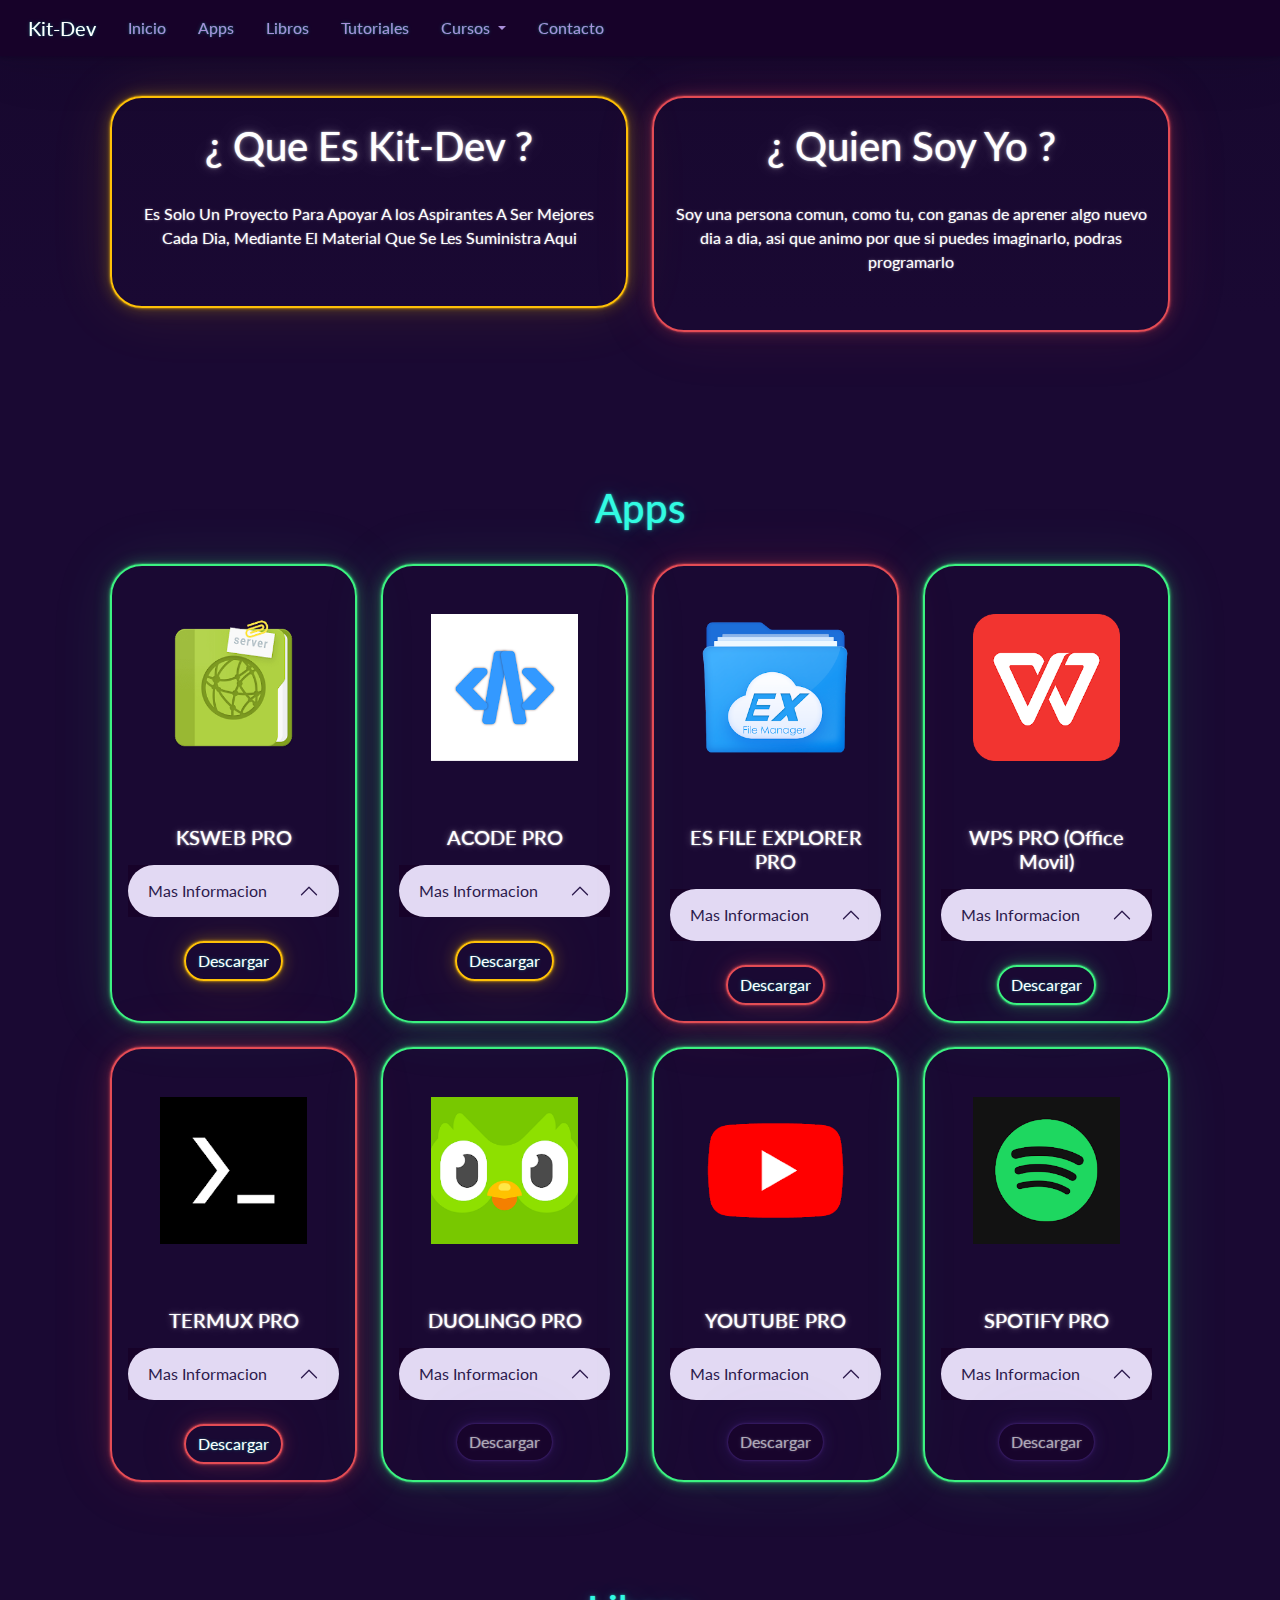
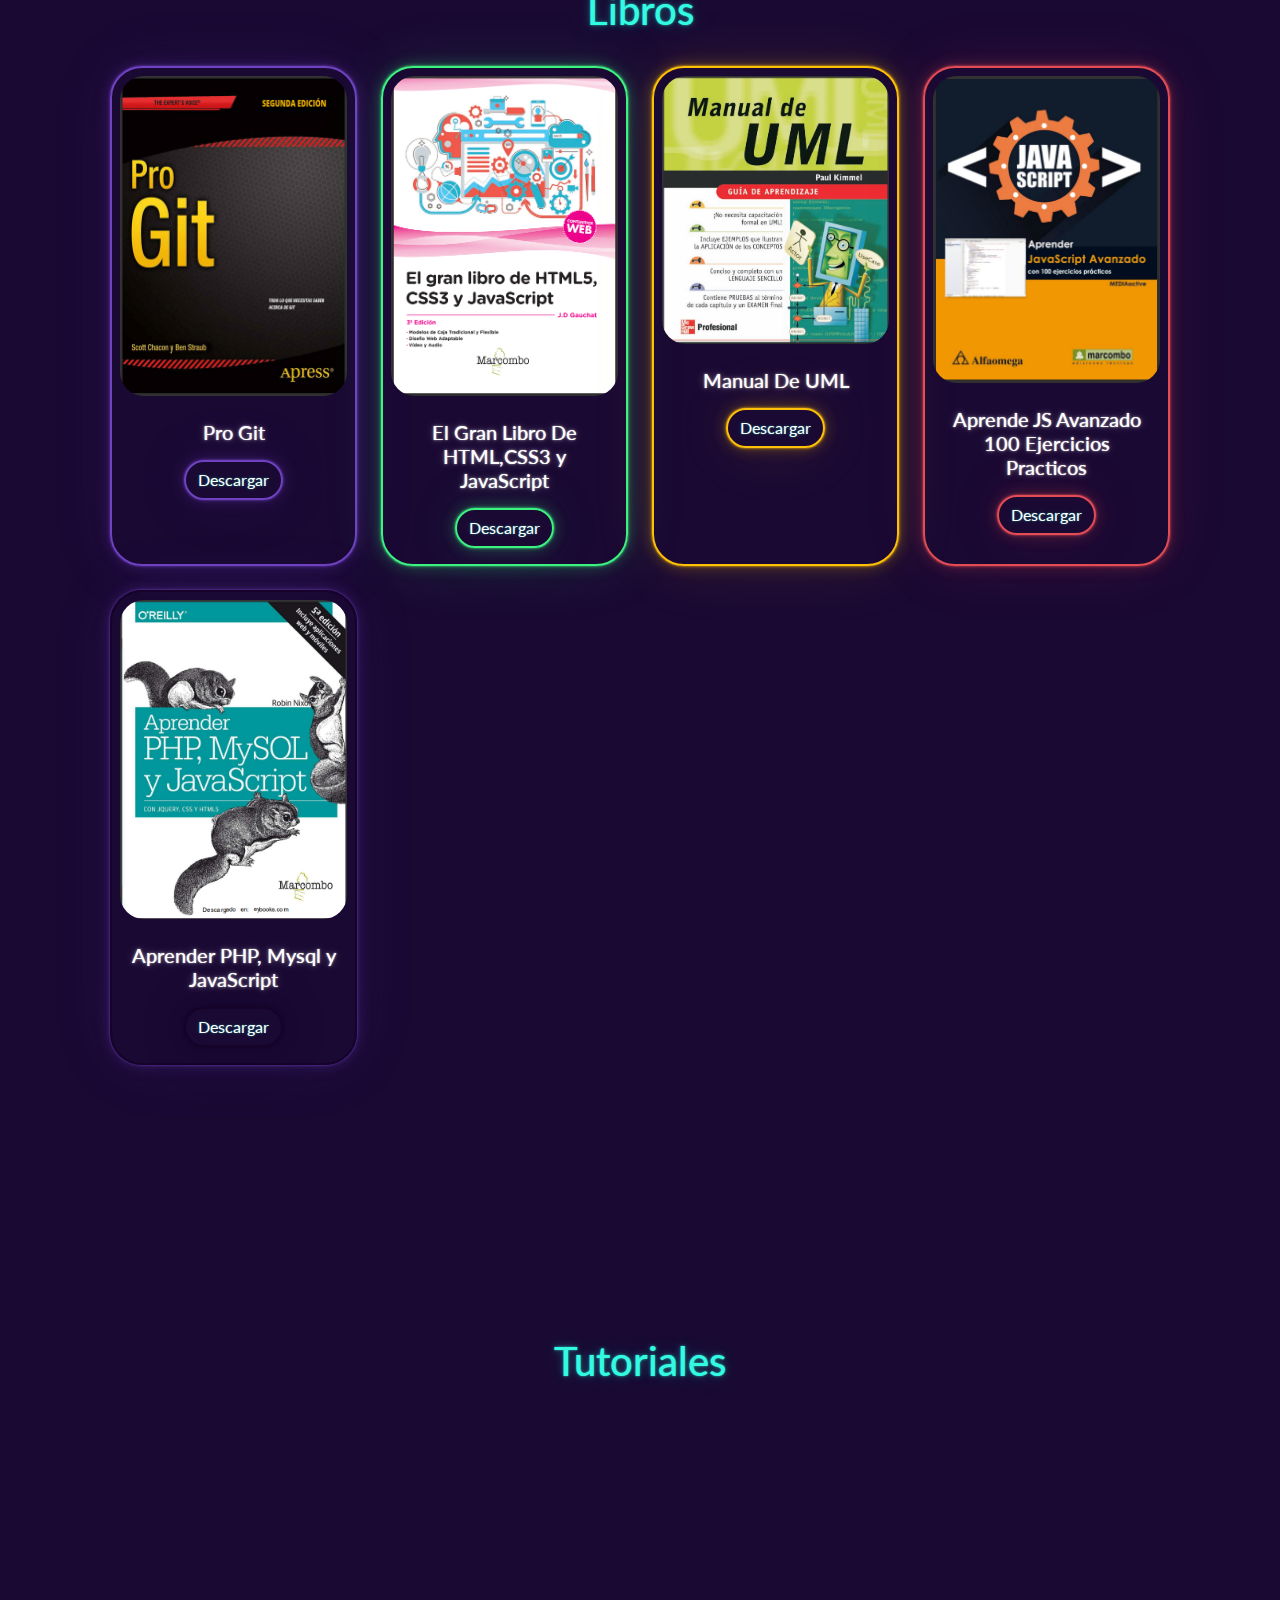
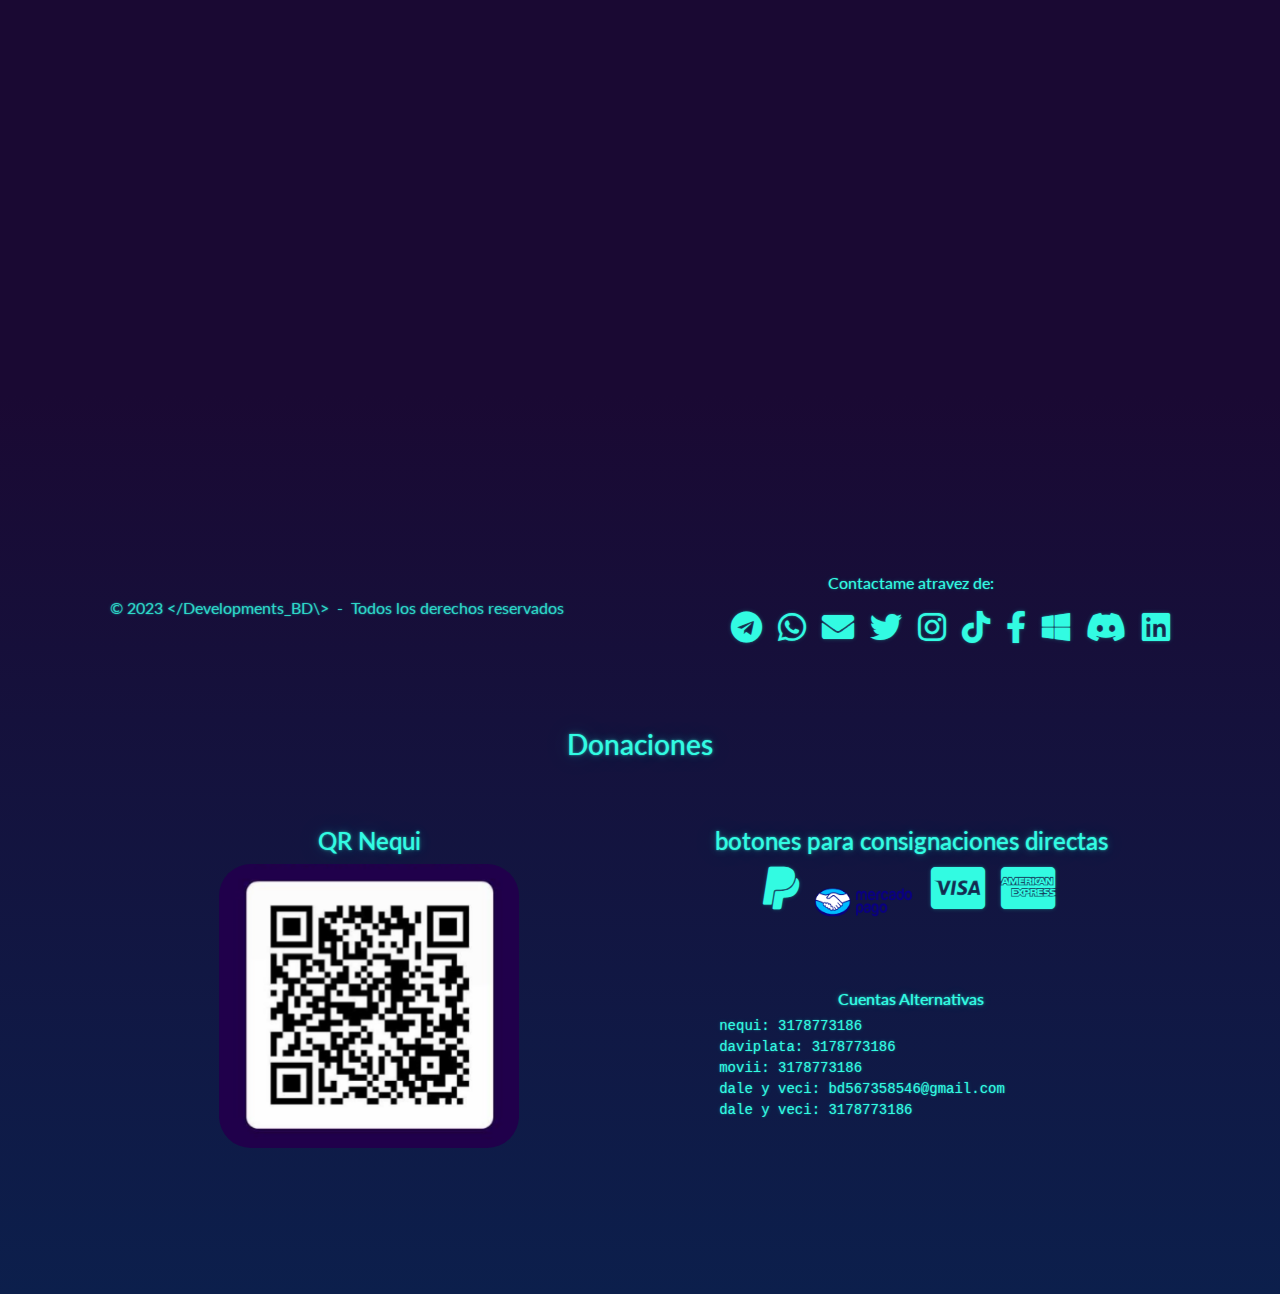
<file: Assets/kit-dev_000webhostapp/index.html>
<!doctype html>
<html lang="en">

<head>
  <meta charset="utf-8">
  <meta name="viewport" content="width=device-width, initial-scale=1">
  <title>Kit-Dev</title>
  <!-- <link href="https://cdn.jsdelivr.net/npm/bootstrap@5.3.0/dist/css/bootstrap.min.css" rel="stylesheet" integrity="sha384-9ndCyUaIbzAi2FUVXJi0CjmCapSmO7SnpJef0486qhLnuZ2cdeRhO02iuK6FUUVM" crossorigin="anonymous"> -->
  <link rel="stylesheet" type="text/css" href="Dep/bootstrap.css">
  <link rel="stylesheet" href="https://cdnjs.cloudflare.com/ajax/libs/font-awesome/5.15.4/css/all.min.css">


</head>

<body>

  <nav id="navbar-example2" class="navbar sticky-top navbar-expand-lg bg-dark px-3 mb-3" data-bs-theme="dark">
    <div class="container-fluid">
      <a class="navbar-brand" href="#">Kit-Dev</a>
      <button class="navbar-toggler" type="button" data-bs-toggle="collapse" data-bs-target="#navbarSupportedContent"
      aria-controls="navbarSupportedContent" aria-expanded="false" aria-label="Toggle navigation">
      <span class="navbar-toggler-icon"></span>
    </button>
    <div class="collapse navbar-collapse" id="navbarSupportedContent">
      <ul class="nav nav-pills">
        <li class="nav-item">
          <a class="nav-link" href="#Inicio">Inicio</a>
        </li>
        <li class="nav-item">
          <a class="nav-link" href="#Apps">Apps</a>
        </li>
        <li class="nav-item">
          <a class="nav-link" href="#Libros">Libros</a>
        </li>
        <li class="nav-item">
          <a class="nav-link" href="#Tutoriales">Tutoriales</a>
        </li>

        <li class="nav-item dropdown">
          <a class="nav-link dropdown-toggle" href="#" role="button" data-bs-toggle="dropdown" aria-expanded="false">
            Cursos
          </a>
          <ul class="dropdown-menu">
            <li><a class="dropdown-item disabled" href="#">OracleNextEducation</a></li>
            <li><a class="dropdown-item  disabled" href="#">CodigoFacilito</a></li>
            <li><a class="dropdown-item  disabled" href="#">EdTeam</a></li>
            <li><a class="dropdown-item  disabled" href="#">Platzi</a></li>
            <li><a class="dropdown-item  disabled" href="#">Udemy</a></li>
            <li>
              <hr class="dropdown-divider">
            </li>
            <li>
              <a class="dropdown-item  disabled" href="#">Pide Tu Curso</a>
            </li>
          </ul>
        </li>

        <li class="nav-item">
          <a class="nav-link" href="#Contacto">Contacto</a>
        </li>
      </ul>
    </div>
  </div>
</nav>
<div class="container">
  <div class="row">
    <div class="col">
      <div data-bs-spy="scroll" data-bs-target="#navbar-example2" data-bs-root-margin="0px 0px -40%"
      data-bs-smooth-scroll="true" class="scrollspy-example p-3 rounded-2" tabindex="0">
      <!-- inicio Seccion inicio-->
      <h4 id="Inicio"></h4>
      <div class="container">
        <div class="row row-cols-1 row-cols-sm-1 row-cols-md-2 g-4">
          <div class="col">
            <div class="card border-warning rounded-5">
              <div class="card-body">
                <h4 class="card-title"></h4>
                <h1 class="text-center">¿ Que Es Kit-Dev ?</h1><br>
                <p class="card-text text-center">
                  Es Solo Un Proyecto Para Apoyar A los Aspirantes A Ser Mejores Cada Dia, 
                  Mediante El Material Que Se Les Suministra Aqui
                </p><br>
              </div>
            </div>
          </div><br>
          <div class="col">
            <div class="card border-danger rounded-5">
              <div class="card-body">
                <h4 class="card-title"></h4>
                <h1 class="text-center">¿ Quien Soy Yo ?</h1><br>
                <p class="card-text text-center">
                  Soy una persona comun, como tu, con ganas de aprener algo nuevo dia a dia, asi que animo por que si puedes imaginarlo, podras programarlo
                </p><br>
              </div>
            </div>
          </div>
        </div>
      </div>

      <br><br>
      <!-- fin Seccion inicio-->
      <br><br><br><br>








      <!-- inicio Seccion apps-->
      <h4 id="Apps"></h4>
      <div class="container text-center">
        <h1 class="text-center">Apps</h1><br>

        <div class="row row-cols-1 row-cols-sm-2 row-cols-md-2 row-cols-lg-3 row-cols-xl-4 row-cols-xxl-5 g-4">

          <div class="col">
            <div class="card card border-success h-100 rounded-5">
              <img src="imgs/apps/ksweb.webp" class="card-img-top rounded-5 p-5" alt="...">
              <div class="card-body">
                <h5 class="card-title">KSWEB PRO</h5>
                <p class="card-text"></p>
                <div class="accordion bg-dark" id="accordionks">
                  <div class="accordion-item">
                    <h2 class="accordion-header bg-dark" id="headingOneks">
                      <button class="rounded-5 accordion-button" type="button" data-bs-toggle="collapse"
                      data-bs-target="#collapseOneks" aria-expanded="false" aria-controls="collapseOneks">
                      Mas Informacion
                    </button>
                  </h2>
                  <div id="collapseOneks" class="accordion-collapse collapse bg-dark"
                  aria-labelledby="headingOneks" data-bs-parent="#accordionks">
                  <div class="accordion-body bg-dark">
                    - servidor lighttpd v1.4.35
                    -nginx v1.13.1
                    -Apache v2.4.28
                    -PHP v8.2.6
                    -MySQL v5.6.38
                    -msmtp v1.6.1
                    - Interfaz web v3.0
                    - KS WEBFTP v1.0
                  </div>
                </div>
              </div>
            </div><br>
            <a target="_blank"
            href="https://drive.google.com/file/d/1-O3UI2kjw4F0--96qkn3A5r2lZccA68V/view?usp=share_link"
            class="btn btn-outline-warning rounded-5">Descargar</a>
          </div>
        </div>
      </div>

      <div class="col">
        <div class="card border-success h-100 rounded-5">
          <img src="imgs/apps/acodeb.webp" class="card-img-top rounded-5 p-5 " alt="...">
          <div class="card-body">
            <h5 class="card-title">ACODE PRO</h5>
            <p class="card-text"></p>
            <div class="accordion bg-dark" id="accordionAc">
              <div class="accordion-item">
                <h2 class="accordion-header bg-dark" id="headingOneAc">
                  <button class="rounded-5 accordion-button" type="button" data-bs-toggle="collapse"
                  data-bs-target="#collapseOneAc" aria-expanded="false" aria-controls="collapseOneAc">
                  Mas Informacion
                </button>
              </h2>
              <div id="collapseOneAc" class="accordion-collapse collapse bg-dark"
              aria-labelledby="headingOneAc" data-bs-parent="#accordionAc">
              <div class="accordion-body bg-dark">
                Un potente y ligero editor de código e IDE web para Android. Ahora mejorado con
                características y actualizaciones de vanguardia para transformar su experiencia de
                codificación.
              </div>
            </div>
          </div>
        </div><br>
        <a target="_blank"
        href="https://drive.google.com/file/d/14t5oyKwfRgODGsxyjUMlARzQXfiH_5_Q/view?usp=share_link"
        class="btn btn-outline-warning rounded-5">Descargar</a>
      </div>
    </div>
  </div>

  <div class="col">
    <div class="card border-danger h-100 rounded-5">
      <img src="imgs/apps/esFileEx.webp" class="card-img-top rounded-5 p-5" alt="...">
      <div class="card-body">
        <h5 class="card-title">ES FILE EXPLORER PRO</h5>
        <p class="card-text"></p>
        <div class="accordion bg-dark" id="accordionEs">
          <div class="accordion-item">
            <h2 class="accordion-header bg-dark" id="headingOneEs">
              <button class="rounded-5 accordion-button" type="button" data-bs-toggle="collapse"
              data-bs-target="#collapseOneEs" aria-expanded="false" aria-controls="collapseOneEs">
              Mas Informacion
            </button>
          </h2>
          <div id="collapseOneEs" class="accordion-collapse collapse bg-dark"
          aria-labelledby="headingOneEs" data-bs-parent="#accordionEs">
          <div class="accordion-body bg-dark">
            Administre sus archivos como lo hace en su computadora de escritorio o portátil usando
            Selección múltiple, Cortar/Copiar/Pegar, Mover, Crear, Eliminar, Renombrar, Buscar,
            Compartir, Enviar, Ocultar, Crear acceso directo y Marcar.
          </div>
        </div>
      </div>
    </div><br>
    <a target="_blank"
    href="https://drive.google.com/file/d/1PJKAZcQ-Io3ZvVUHmYZF5pyrgo8De6Hs/view?usp=share_link"
    class="btn btn-outline-danger rounded-5">Descargar</a>
  </div>
</div>
</div>

<div class="col">
  <div class="card border-success h-100 rounded-5">
    <img src="imgs/apps/wpshd.webp" class="card-img-top rounded-5 p-5" alt="...">
    <div class="card-body">
      <h5 class="card-title">WPS PRO (Office Movil)</h5>
      <p class="card-text"></p>
      <div class="accordion bg-dark" id="accordionWp">
        <div class="accordion-item">
          <h2 class="accordion-header bg-dark" id="headingOneWp">
            <button class="rounded-5 accordion-button" type="button" data-bs-toggle="collapse"
            data-bs-target="#collapseOneWp" aria-expanded="false" aria-controls="collapseOneWp">
            Mas Informacion
          </button>
        </h2>
        <div id="collapseOneWp" class="accordion-collapse collapse bg-dark"
        aria-labelledby="headingOneWp" data-bs-parent="#accordionWp">
        <div class="accordion-body bg-dark">
          Acceda a diversas funciones de WPS Office usando dispositivos móviles. Puede escanear
          archivos PDF, editar diapositivas, convertir hojas de cálculo o ver documentos en cualquier
          momento y lugar, entre otras funcionalidades
        </div>
      </div>
    </div>
  </div><br>
  <a target="_blank"
  href="https://drive.google.com/file/d/1LqtqMIeqtsCOyOgxVUYVuhAvXWzmaQbd/view?usp=share_link"
  class="btn btn-outline-success rounded-5">Descargar</a>
</div>
</div>
</div>

<div class="col">
  <div class="card border-danger h-100 rounded-5">
    <img src="imgs/apps/termux.webp" class="card-img-top rounded-5 p-5" alt="...">
    <div class="card-body">
      <h5 class="card-title">TERMUX PRO</h5>
      <p class="card-text"></p>
      <div class="accordion bg-dark" id="accordionTe">
        <div class="accordion-item">
          <h2 class="accordion-header bg-dark" id="headingOneTe">
            <button class="rounded-5 accordion-button" type="button" data-bs-toggle="collapse"
            data-bs-target="#collapseOneTe" aria-expanded="false" aria-controls="collapseOneTe">
            Mas Informacion
          </button>
        </h2>
        <div id="collapseOneTe" class="accordion-collapse collapse bg-dark"
        aria-labelledby="headingOneTe" data-bs-parent="#accordionTe">
        <div class="accordion-body bg-dark">
          Termux combina una potente emulación de terminal con una extensa colección de paquetes de
          Linux.
        </div>
      </div>
    </div>
  </div><br>
  <a target="_blank"
  href="https://drive.google.com/file/d/1aAkifGbVQt1E2FRyTqa4XGBu_-s5IAl8/view?usp=share_link"
  class="btn btn-outline-danger rounded-5">Descargar</a>
</div>
</div>
</div>

<div class="col">
  <div class="card border-success h-100 rounded-5">
    <img src="imgs/apps/duolingo.webp" class="card-img-top rounded-5 p-5" alt="...">
    <div class="card-body">
      <h5 class="card-title">DUOLINGO PRO</h5>
      <p class="card-text"></p>
      <div class="accordion bg-dark" id="accordionDu">
        <div class="accordion-item">
          <h2 class="accordion-header bg-dark" id="headingOneDu">
            <button class="rounded-5 accordion-button" type="button" data-bs-toggle="collapse"
            data-bs-target="#collapseOneDu" aria-expanded="false" aria-controls="collapseOneDu">
            Mas Informacion
          </button>
        </h2>
        <div id="collapseOneDu" class="accordion-collapse collapse bg-dark"
        aria-labelledby="headingOneDu" data-bs-parent="#accordionDu">
        <div class="accordion-body bg-dark">
          ¡Aprende inglés, francés, italiano, alemán, portugués y más con los cursos gratis de
          Duolingo!
        </div>
      </div>
    </div>
  </div><br>
  <a target="_blank" href="pendiente" class="btn btn-dark disabled rounded-5">Descargar</a>
</div>
</div>
</div>

<div class="col">
  <div class="card border-success h-100 rounded-5">
    <img src="imgs/apps/youtubehd.webp" class="card-img-top rounded-5 p-5" alt="...">
    <div class="card-body">
      <h5 class="card-title">YOUTUBE PRO</h5>
      <p class="card-text"></p>
      <div class="accordion bg-dark" id="accordionDu">
        <div class="accordion-item">
          <h2 class="accordion-header bg-dark" id="headingOneDu">
            <button class="rounded-5 accordion-button" type="button" data-bs-toggle="collapse"
            data-bs-target="#collapseOneDu" aria-expanded="false" aria-controls="collapseOneDu">
            Mas Informacion
          </button>
        </h2>
        <div id="collapseOneDu" class="accordion-collapse collapse bg-dark"
        aria-labelledby="headingOneDu" data-bs-parent="#accordionDu">
        <div class="accordion-body bg-dark">

        </div>
      </div>
    </div>
  </div><br>
  <a target="_blank" href="pendiente" class="btn btn-dark disabled rounded-5">Descargar</a>
</div>
</div>
</div>

<div class="col">
  <div class="card border-success h-100 rounded-5">
    <img src="imgs/apps/spotify.webp" class="card-img-top rounded-5 p-5" alt="...">
    <div class="card-body">
      <h5 class="card-title">SPOTIFY PRO</h5>
      <p class="card-text"></p>
      <div class="accordion bg-dark" id="accordionDu">
        <div class="accordion-item">
          <h2 class="accordion-header bg-dark" id="headingOneDu">
            <button class="rounded-5 accordion-button" type="button" data-bs-toggle="collapse"
            data-bs-target="#collapseOneDu" aria-expanded="false" aria-controls="collapseOneDu">
            Mas Informacion
          </button>
        </h2>
        <div id="collapseOneDu" class="accordion-collapse collapse bg-dark"
        aria-labelledby="headingOneDu" data-bs-parent="#accordionDu">
        <div class="accordion-body bg-dark">

        </div>
      </div>
    </div>
  </div><br>
  <a target="_blank" href="pendiente" class="btn btn-dark disabled rounded-5">Descargar</a>
</div>
</div>
</div>

</div>
</div>
<!-- fin Seccion apps-->






<br><br><br><br>
<!-- inicio Seccion libros-->
<h4 id="Libros"></h4>
<div class="container text-center">
  <h1 class="text-center">Libros</h1><br>

  <div class="row row-cols-1 row-cols-sm-2 row-cols-md-2 row-cols-lg-3 row-cols-xl-4 row-cols-xxl-5 g-4">




    <div class="col">
      <div class="card border-primary h-100 rounded-5">
        <img src="imgs/libros/gitFull.png" class="card-img-top rounded-5 p-2" alt="...">
        <div class="card-body">
          <h5 class="card-title">Pro Git</h5>
          <p class="card-text"></p>
          <a href="https://drive.google.com/file/d/1-46hGED-DjzGbEyR5_kLHEosJihBuva8/view?usp=sharing" target="_blank" class="btn btn-outline-primary rounded-5">Descargar</a>
        </div>
      </div>
    </div>

    <div class="col">
      <div class="card border-success h-100 rounded-5">
        <img src="imgs/libros/htmlFull.png" class="card-img-top rounded-5 p-2" alt="...">
        <div class="card-body">
          <h5 class="card-title">El Gran Libro De HTML,CSS3 y JavaScript</h5>
          <p class="card-text"></p>
          <a href="https://drive.google.com/file/d/1sMCIR6qXEz4qVqL7RgOlM4UDFg-s_p_P/view?usp=sharing" target="_blank" class="btn btn-outline-success  rounded-5">Descargar</a>
        </div>
      </div>
    </div>

    <div class="col">
      <div class="card border-warning h-100 rounded-5">
        <img src="imgs/libros/mUmlFull.png" class="card-img-top rounded-5 p-2" alt="...">
        <div class="card-body">
          <h5 class="card-title">Manual De UML</h5>
          <p class="card-text"></p>
          <a href="https://drive.google.com/file/d/1jJaI6zoRqaUNA5dGF5_97rSNckJEgke6/view?usp=sharing" target="_blank" class="btn btn-outline-warning  rounded-5">Descargar</a>
        </div>
      </div>
    </div>

    <div class="col">
      <div class="card border-danger h-100 rounded-5">
        <img src="imgs/libros/aJa100EpFull.png" class="card-img-top rounded-5 p-2" alt="...">
        <div class="card-body">
          <h5 class="card-title">Aprende JS Avanzado 100 Ejercicios Practicos</h5>
          <p class="card-text"></p>
          <a href="https://drive.google.com/file/d/1qgj8a3X8mUJjoUhwRif2_7UrraRCacV0/view?usp=sharing" target="_blank" class="btn btn-outline-danger  rounded-5">Descargar</a>
        </div>
      </div>
    </div>

    <div class="col">
      <div class="card border-dark h-100 rounded-5">
        <img src="imgs/libros/aPmJFull.png" class="card-img-top rounded-5 p-2" alt="...">
        <div class="card-body">
          <h5 class="card-title">Aprender PHP, Mysql y JavaScript</h5>
          <p class="card-text"></p>
          <a href="https://drive.google.com/file/d/1rOk2S-0ShQmHaQ5E85cmOM9Mdd9i4j2m/view?usp=sharing" target="_blank" class="btn btn-outline-dark  rounded-5">Descargar</a>
        </div>
      </div>
    </div>

  </div>
</div>
<!-- fin Seccion libros-->
<br><br><br><br><br><br><br><br><br><br><br>
<!-- inicio Seccion tutoriales-->
<h4 id="Tutoriales"></h4>


<div class="row">
  <h1 class="text-center">Tutoriales</h1><br>
  <h1 class="text-center"> <br><br></h1>
  <div class="col col-sm-12 col-md-10 col-lg-8 row-cols-xl-6 row-cols-xxl-5">
    <div class="ratio ratio-16x9">
      <iframe width="560" height="315" src="https://www.youtube.com/embed/s-qBjz0yutw"
      title="YouTube video player" frameborder="0"
      allow="accelerometer; autoplay; clipboard-write; encrypted-media; gyroscope; picture-in-picture; web-share"
      allowfullscreen></iframe>
    </div>
  </div>
</div>


<!-- fin Seccion tutoriales-->

<br><br><br><br><br><br><br><br><br><br><br>
<!-- inicio Seccion contacto-->
<h4 id="Contacto"></h4>
<div class="row">
  <div class="col">
    <footer class="footer">
      <div class="container">
        <div class="row align-items-center">
          <div class="col-md-6 text-center text-md-start">
            <p class="text-body-secondary">&copy; 2023 &lt;/Developments_BD\&gt; &nbsp;-&nbsp; Todos los
            derechos reservados</p>
          </div>
          <div class="col-md-6 text-center text-md-end">
            <p class="text-center">Contactame atravez de:</p>
            <ul class="list-inline">
              <li class="list-inline-item ms-1">
                <a href="https://t.me/+zqMQ_ivVA5tkMDMx" target="_blank" rel="nofollow">
                  <i class="fab fa-telegram fa-2x"></i>
                </a>
              </li>
              <li class="list-inline-item ms-1">
                <a href="https://wa.link/hewhzs" target="_blank" rel="nofollow">
                  <i class="fab fa-whatsapp fa-2x"></i>
                </a>
              </li>
              <li class="list-inline-item ms-1">
                <a href="mailto:bd567358546@gmail.com" target="_blank" rel="nofollow">
                  <i class="fas fa-envelope fa-2x"></i>
                </a>
              </li>
              <li class="list-inline-item ms-1">
                <a href="https://twitter.com/tu-usuario" target="_blank" rel="nofollow">
                  <i class="fab fa-twitter fa-2x"></i>
                </a>
              </li>
              <li class="list-inline-item ms-1">
                <a href="https://www.instagram.com/tu-usuario" target="_blank" rel="nofollow">
                  <i class="fab fa-instagram fa-2x"></i>
                </a>
              </li>
              <li class="list-inline-item ms-1">
                <a href="https://www.tiktok.com/tu-usuario" target="_blank" rel="nofollow">
                  <i class="fab fa-tiktok fa-2x"></i>
                </a>
              </li>
              <li class="list-inline-item ms-1">
                <a href="https://www.facebook.com/tu-pagina" target="_blank" rel="nofollow">
                  <i class="fab fa-facebook-f fa-2x"></i>
                </a>
              </li>
              <li class="list-inline-item ms-1">
                <a href="https://outlook.live.com/" target="_blank" rel="nofollow">
                  <i class="fab fa-windows fa-2x"></i>
                </a>
              </li>
              <li class="list-inline-item ms-1">
                <a href="https://wa.me/numero-de-telefono" target="_blank" rel="nofollow">
                  <i class="fab fa-discord fa-2x"></i>
                </a>
              </li>
              <li class="list-inline-item ms-1">
                <a href="https://www.linkedin.com/in/jose-bohorquez-full-stack-middle-software-developer-php/"
                target="_blank" rel="nofollow">
                <i class="fab fa-linkedin fa-2x"></i>
              </a>
            </li>
          </ul>
        </div>
      </div>
      <div class="row">

        <h3 class="text-center"> <br><br> Donaciones <br><br></h3>
        <div class="col-md-6 text-center mt-4">
          <h4 class="text-center">QR Nequi</h4>
          <img src="imgs/qrNequi.png" alt="QR1" class="img-fluid mr-3 rounded-5" width="300">
                      <!--
        <img src="ruta-de-imagen2.png" alt="QR2" class="img-fluid mr-3" width="100">
        <img src="ruta-de-imagen3.png" alt="QR3" class="img-fluid" width="100">-->
      </div>
      <div class="col-md-6 text-center mt-4">
        <h4> botones para consignaciones directas <br></h4>
        <li class="list-inline-item ms-1">
          <a href="https://paypal.me/yosefstrong" target="_blank" rel="nofollow">
            <i class="fab fa-paypal fa-3x"></i>
          </a>
        </li>
        <li class="list-inline-item ms-1">
          <a class="logo__link " href="https://link.mercadopago.com.co/developmentsbd"
          data-track-action="click" data-track-id="logo-mp"
          aria-label="Procesamos los pagos online de compradores y vendedores - Mercado Pago"
          href="https://link.mercadopago.com.co/developmentsbd" target="_blank" rel="nofollow">
          <img src="imgs/mp.png" alt="Logo de Mercado Pago" width="100" height="30">
        </a>
      </li>
      <li class="list-inline-item ms-1">
        <a href="https://www.visa.com" target="_blank" rel="nofollow">
          <i class="fab fa-cc-visa fa-3x"></i>
        </a>
      </li>
      <li class="list-inline-item ms-1">
        <a href="https://www.americanexpress.com" target="_blank" rel="nofollow">
          <i class="fab fa-cc-amex fa-3x"></i>
        </a>
      </li>
      <br><br><br><br>
      <h6 class="text-center">Cuentas Alternativas <br></h6>
      <pre class="text-start">
        nequi: 3178773186
        daviplata: 3178773186
        movii: 3178773186
        dale y veci: bd567358546@gmail.com
        dale y veci: 3178773186
      </pre>
    </div>
  </div>
</div>
</footer>
<br><br><br><br><br>
</div>
</div>
</div>
</div>
</div>
</div>
<script src="https://cdn.jsdelivr.net/npm/@popperjs/core@2.11.8/dist/umd/popper.min.js"
integrity="sha384-I7E8VVD/ismYTF4hNIPjVp/Zjvgyol6VFvRkX/vR+Vc4jQkC+hVqc2pM8ODewa9r" crossorigin="anonymous">
</script>
<script src="https://cdn.jsdelivr.net/npm/bootstrap@5.3.0/dist/js/bootstrap.min.js"
integrity="sha384-fbbOQedDUMZZ5KreZpsbe1LCZPVmfTnH7ois6mU1QK+m14rQ1l2bGBq41eYeM/fS" crossorigin="anonymous">
</script>
</body>

</html>
</file>
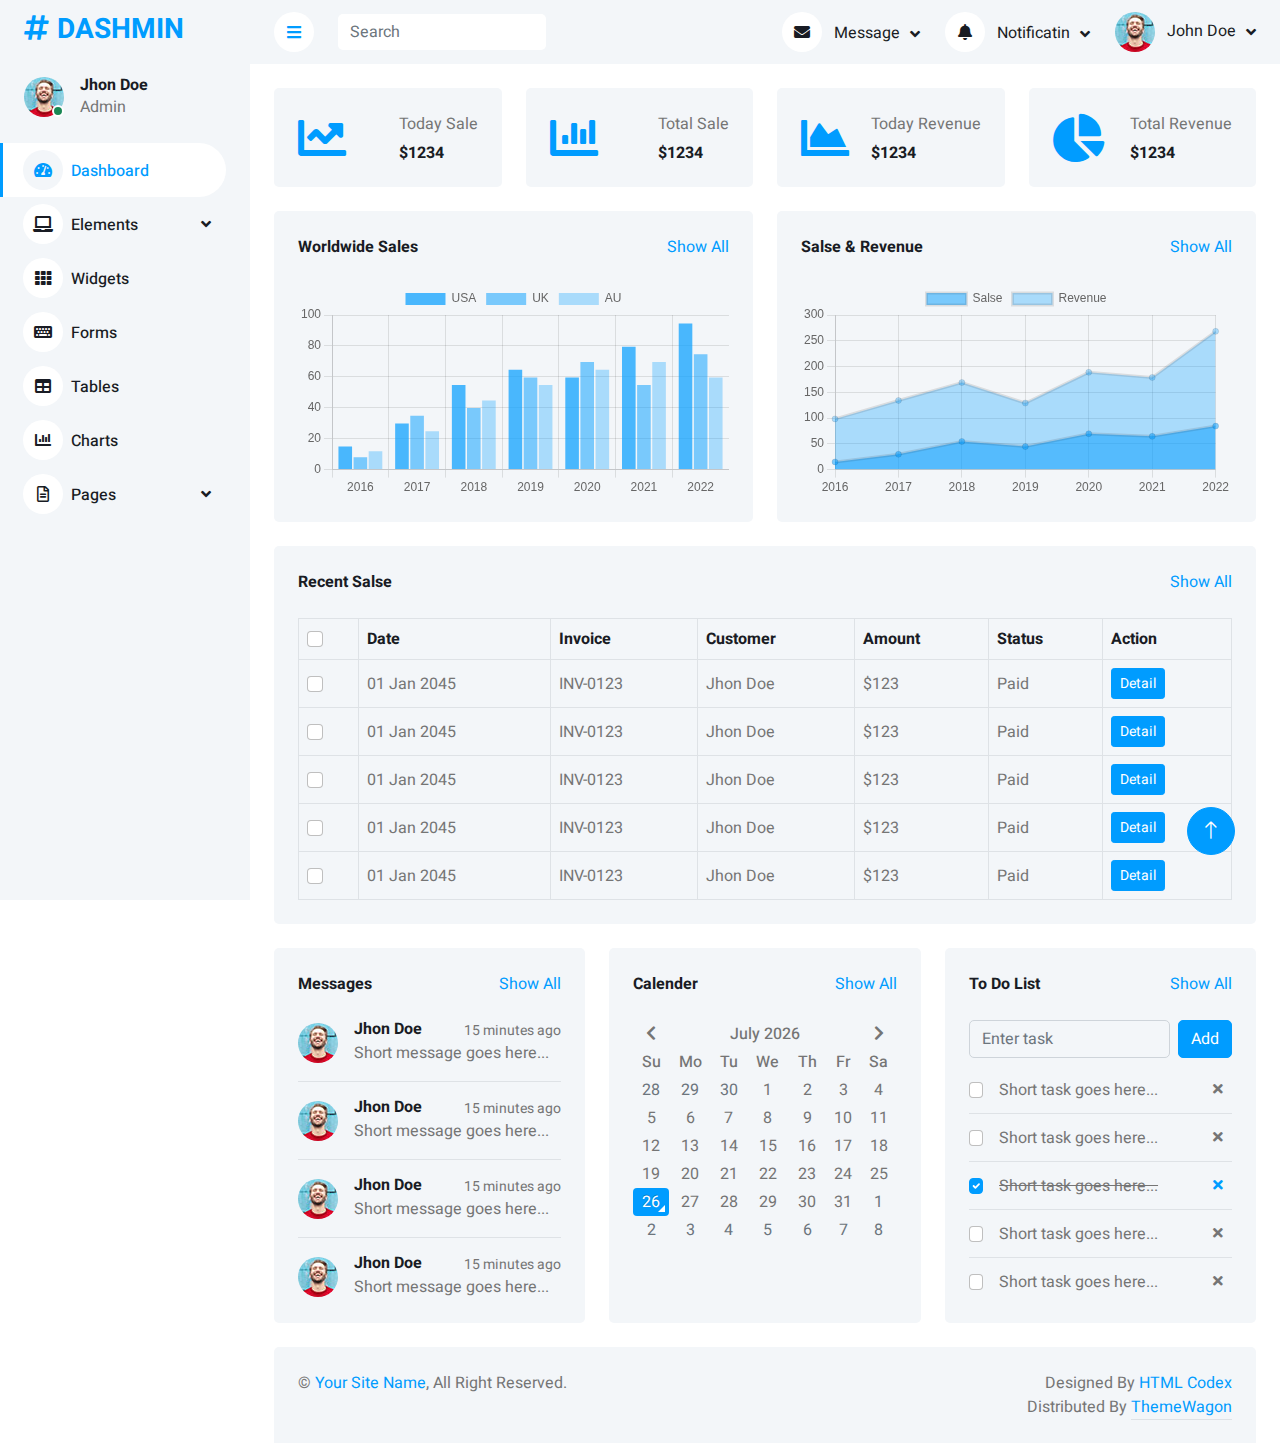
<file: Assets/Plantilla/Dashmin-1.0.0/index.html>
<!DOCTYPE html>
<html lang="en">

<head>
    <meta charset="utf-8">
    <title>DASHMIN - Bootstrap Admin Template</title>
    <meta content="width=device-width, initial-scale=1.0" name="viewport">
    <meta content="" name="keywords">
    <meta content="" name="description">

    <!-- Favicon -->
    <link href="img/favicon.ico" rel="icon">

    <!-- Google Web Fonts -->
    <link rel="preconnect" href="https://fonts.googleapis.com">
    <link rel="preconnect" href="https://fonts.gstatic.com" crossorigin>
    <link href="https://fonts.googleapis.com/css2?family=Heebo:wght@400;500;600;700&display=swap" rel="stylesheet">
    
    <!-- Icon Font Stylesheet -->
    <link href="https://cdnjs.cloudflare.com/ajax/libs/font-awesome/5.10.0/css/all.min.css" rel="stylesheet">
    <link href="https://cdn.jsdelivr.net/npm/bootstrap-icons@1.4.1/font/bootstrap-icons.css" rel="stylesheet">

    <!-- Libraries Stylesheet -->
    <link href="lib/owlcarousel/assets/owl.carousel.min.css" rel="stylesheet">
    <link href="lib/tempusdominus/css/tempusdominus-bootstrap-4.min.css" rel="stylesheet" />

    <!-- Customized Bootstrap Stylesheet -->
    <link href="css/bootstrap.min.css" rel="stylesheet">

    <!-- Template Stylesheet -->
    <link href="css/style.css" rel="stylesheet">
</head>

<body>
    <div class="container-xxl position-relative bg-white d-flex p-0">
        <!-- Spinner Start -->
        <div id="spinner" class="show bg-white position-fixed translate-middle w-100 vh-100 top-50 start-50 d-flex align-items-center justify-content-center">
            <div class="spinner-border text-primary" style="width: 3rem; height: 3rem;" role="status">
                <span class="sr-only">Loading...</span>
            </div>
        </div>
        <!-- Spinner End -->


        <!-- Sidebar Start -->
        <div class="sidebar pe-4 pb-3">
            <nav class="navbar bg-light navbar-light">
                <a href="index.html" class="navbar-brand mx-4 mb-3">
                    <h3 class="text-primary"><i class="fa fa-hashtag me-2"></i>DASHMIN</h3>
                </a>
                <div class="d-flex align-items-center ms-4 mb-4">
                    <div class="position-relative">
                        <img class="rounded-circle" src="img/user.jpg" alt="" style="width: 40px; height: 40px;">
                        <div class="bg-success rounded-circle border border-2 border-white position-absolute end-0 bottom-0 p-1"></div>
                    </div>
                    <div class="ms-3">
                        <h6 class="mb-0">Jhon Doe</h6>
                        <span>Admin</span>
                    </div>
                </div>
                <div class="navbar-nav w-100">
                    <a href="index.html" class="nav-item nav-link active"><i class="fa fa-tachometer-alt me-2"></i>Dashboard</a>
                    <div class="nav-item dropdown">
                        <a href="#" class="nav-link dropdown-toggle" data-bs-toggle="dropdown"><i class="fa fa-laptop me-2"></i>Elements</a>
                        <div class="dropdown-menu bg-transparent border-0">
                            <a href="button.html" class="dropdown-item">Buttons</a>
                            <a href="typography.html" class="dropdown-item">Typography</a>
                            <a href="element.html" class="dropdown-item">Other Elements</a>
                        </div>
                    </div>
                    <a href="widget.html" class="nav-item nav-link"><i class="fa fa-th me-2"></i>Widgets</a>
                    <a href="form.html" class="nav-item nav-link"><i class="fa fa-keyboard me-2"></i>Forms</a>
                    <a href="table.html" class="nav-item nav-link"><i class="fa fa-table me-2"></i>Tables</a>
                    <a href="chart.html" class="nav-item nav-link"><i class="fa fa-chart-bar me-2"></i>Charts</a>
                    <div class="nav-item dropdown">
                        <a href="#" class="nav-link dropdown-toggle" data-bs-toggle="dropdown"><i class="far fa-file-alt me-2"></i>Pages</a>
                        <div class="dropdown-menu bg-transparent border-0">
                            <a href="signin.html" class="dropdown-item">Sign In</a>
                            <a href="signup.html" class="dropdown-item">Sign Up</a>
                            <a href="404.html" class="dropdown-item">404 Error</a>
                            <a href="blank.html" class="dropdown-item">Blank Page</a>
                        </div>
                    </div>
                </div>
            </nav>
        </div>
        <!-- Sidebar End -->


        <!-- Content Start -->
        <div class="content">
            <!-- Navbar Start -->
            <nav class="navbar navbar-expand bg-light navbar-light sticky-top px-4 py-0">
                <a href="index.html" class="navbar-brand d-flex d-lg-none me-4">
                    <h2 class="text-primary mb-0"><i class="fa fa-hashtag"></i></h2>
                </a>
                <a href="#" class="sidebar-toggler flex-shrink-0">
                    <i class="fa fa-bars"></i>
                </a>
                <form class="d-none d-md-flex ms-4">
                    <input class="form-control border-0" type="search" placeholder="Search">
                </form>
                <div class="navbar-nav align-items-center ms-auto">
                    <div class="nav-item dropdown">
                        <a href="#" class="nav-link dropdown-toggle" data-bs-toggle="dropdown">
                            <i class="fa fa-envelope me-lg-2"></i>
                            <span class="d-none d-lg-inline-flex">Message</span>
                        </a>
                        <div class="dropdown-menu dropdown-menu-end bg-light border-0 rounded-0 rounded-bottom m-0">
                            <a href="#" class="dropdown-item">
                                <div class="d-flex align-items-center">
                                    <img class="rounded-circle" src="img/user.jpg" alt="" style="width: 40px; height: 40px;">
                                    <div class="ms-2">
                                        <h6 class="fw-normal mb-0">Jhon send you a message</h6>
                                        <small>15 minutes ago</small>
                                    </div>
                                </div>
                            </a>
                            <hr class="dropdown-divider">
                            <a href="#" class="dropdown-item">
                                <div class="d-flex align-items-center">
                                    <img class="rounded-circle" src="img/user.jpg" alt="" style="width: 40px; height: 40px;">
                                    <div class="ms-2">
                                        <h6 class="fw-normal mb-0">Jhon send you a message</h6>
                                        <small>15 minutes ago</small>
                                    </div>
                                </div>
                            </a>
                            <hr class="dropdown-divider">
                            <a href="#" class="dropdown-item">
                                <div class="d-flex align-items-center">
                                    <img class="rounded-circle" src="img/user.jpg" alt="" style="width: 40px; height: 40px;">
                                    <div class="ms-2">
                                        <h6 class="fw-normal mb-0">Jhon send you a message</h6>
                                        <small>15 minutes ago</small>
                                    </div>
                                </div>
                            </a>
                            <hr class="dropdown-divider">
                            <a href="#" class="dropdown-item text-center">See all message</a>
                        </div>
                    </div>
                    <div class="nav-item dropdown">
                        <a href="#" class="nav-link dropdown-toggle" data-bs-toggle="dropdown">
                            <i class="fa fa-bell me-lg-2"></i>
                            <span class="d-none d-lg-inline-flex">Notificatin</span>
                        </a>
                        <div class="dropdown-menu dropdown-menu-end bg-light border-0 rounded-0 rounded-bottom m-0">
                            <a href="#" class="dropdown-item">
                                <h6 class="fw-normal mb-0">Profile updated</h6>
                                <small>15 minutes ago</small>
                            </a>
                            <hr class="dropdown-divider">
                            <a href="#" class="dropdown-item">
                                <h6 class="fw-normal mb-0">New user added</h6>
                                <small>15 minutes ago</small>
                            </a>
                            <hr class="dropdown-divider">
                            <a href="#" class="dropdown-item">
                                <h6 class="fw-normal mb-0">Password changed</h6>
                                <small>15 minutes ago</small>
                            </a>
                            <hr class="dropdown-divider">
                            <a href="#" class="dropdown-item text-center">See all notifications</a>
                        </div>
                    </div>
                    <div class="nav-item dropdown">
                        <a href="#" class="nav-link dropdown-toggle" data-bs-toggle="dropdown">
                            <img class="rounded-circle me-lg-2" src="img/user.jpg" alt="" style="width: 40px; height: 40px;">
                            <span class="d-none d-lg-inline-flex">John Doe</span>
                        </a>
                        <div class="dropdown-menu dropdown-menu-end bg-light border-0 rounded-0 rounded-bottom m-0">
                            <a href="#" class="dropdown-item">My Profile</a>
                            <a href="#" class="dropdown-item">Settings</a>
                            <a href="#" class="dropdown-item">Log Out</a>
                        </div>
                    </div>
                </div>
            </nav>
            <!-- Navbar End -->


            <!-- Sale & Revenue Start -->
            <div class="container-fluid pt-4 px-4">
                <div class="row g-4">
                    <div class="col-sm-6 col-xl-3">
                        <div class="bg-light rounded d-flex align-items-center justify-content-between p-4">
                            <i class="fa fa-chart-line fa-3x text-primary"></i>
                            <div class="ms-3">
                                <p class="mb-2">Today Sale</p>
                                <h6 class="mb-0">$1234</h6>
                            </div>
                        </div>
                    </div>
                    <div class="col-sm-6 col-xl-3">
                        <div class="bg-light rounded d-flex align-items-center justify-content-between p-4">
                            <i class="fa fa-chart-bar fa-3x text-primary"></i>
                            <div class="ms-3">
                                <p class="mb-2">Total Sale</p>
                                <h6 class="mb-0">$1234</h6>
                            </div>
                        </div>
                    </div>
                    <div class="col-sm-6 col-xl-3">
                        <div class="bg-light rounded d-flex align-items-center justify-content-between p-4">
                            <i class="fa fa-chart-area fa-3x text-primary"></i>
                            <div class="ms-3">
                                <p class="mb-2">Today Revenue</p>
                                <h6 class="mb-0">$1234</h6>
                            </div>
                        </div>
                    </div>
                    <div class="col-sm-6 col-xl-3">
                        <div class="bg-light rounded d-flex align-items-center justify-content-between p-4">
                            <i class="fa fa-chart-pie fa-3x text-primary"></i>
                            <div class="ms-3">
                                <p class="mb-2">Total Revenue</p>
                                <h6 class="mb-0">$1234</h6>
                            </div>
                        </div>
                    </div>
                </div>
            </div>
            <!-- Sale & Revenue End -->


            <!-- Sales Chart Start -->
            <div class="container-fluid pt-4 px-4">
                <div class="row g-4">
                    <div class="col-sm-12 col-xl-6">
                        <div class="bg-light text-center rounded p-4">
                            <div class="d-flex align-items-center justify-content-between mb-4">
                                <h6 class="mb-0">Worldwide Sales</h6>
                                <a href="">Show All</a>
                            </div>
                            <canvas id="worldwide-sales"></canvas>
                        </div>
                    </div>
                    <div class="col-sm-12 col-xl-6">
                        <div class="bg-light text-center rounded p-4">
                            <div class="d-flex align-items-center justify-content-between mb-4">
                                <h6 class="mb-0">Salse & Revenue</h6>
                                <a href="">Show All</a>
                            </div>
                            <canvas id="salse-revenue"></canvas>
                        </div>
                    </div>
                </div>
            </div>
            <!-- Sales Chart End -->


            <!-- Recent Sales Start -->
            <div class="container-fluid pt-4 px-4">
                <div class="bg-light text-center rounded p-4">
                    <div class="d-flex align-items-center justify-content-between mb-4">
                        <h6 class="mb-0">Recent Salse</h6>
                        <a href="">Show All</a>
                    </div>
                    <div class="table-responsive">
                        <table class="table text-start align-middle table-bordered table-hover mb-0">
                            <thead>
                                <tr class="text-dark">
                                    <th scope="col"><input class="form-check-input" type="checkbox"></th>
                                    <th scope="col">Date</th>
                                    <th scope="col">Invoice</th>
                                    <th scope="col">Customer</th>
                                    <th scope="col">Amount</th>
                                    <th scope="col">Status</th>
                                    <th scope="col">Action</th>
                                </tr>
                            </thead>
                            <tbody>
                                <tr>
                                    <td><input class="form-check-input" type="checkbox"></td>
                                    <td>01 Jan 2045</td>
                                    <td>INV-0123</td>
                                    <td>Jhon Doe</td>
                                    <td>$123</td>
                                    <td>Paid</td>
                                    <td><a class="btn btn-sm btn-primary" href="">Detail</a></td>
                                </tr>
                                <tr>
                                    <td><input class="form-check-input" type="checkbox"></td>
                                    <td>01 Jan 2045</td>
                                    <td>INV-0123</td>
                                    <td>Jhon Doe</td>
                                    <td>$123</td>
                                    <td>Paid</td>
                                    <td><a class="btn btn-sm btn-primary" href="">Detail</a></td>
                                </tr>
                                <tr>
                                    <td><input class="form-check-input" type="checkbox"></td>
                                    <td>01 Jan 2045</td>
                                    <td>INV-0123</td>
                                    <td>Jhon Doe</td>
                                    <td>$123</td>
                                    <td>Paid</td>
                                    <td><a class="btn btn-sm btn-primary" href="">Detail</a></td>
                                </tr>
                                <tr>
                                    <td><input class="form-check-input" type="checkbox"></td>
                                    <td>01 Jan 2045</td>
                                    <td>INV-0123</td>
                                    <td>Jhon Doe</td>
                                    <td>$123</td>
                                    <td>Paid</td>
                                    <td><a class="btn btn-sm btn-primary" href="">Detail</a></td>
                                </tr>
                                <tr>
                                    <td><input class="form-check-input" type="checkbox"></td>
                                    <td>01 Jan 2045</td>
                                    <td>INV-0123</td>
                                    <td>Jhon Doe</td>
                                    <td>$123</td>
                                    <td>Paid</td>
                                    <td><a class="btn btn-sm btn-primary" href="">Detail</a></td>
                                </tr>
                            </tbody>
                        </table>
                    </div>
                </div>
            </div>
            <!-- Recent Sales End -->


            <!-- Widgets Start -->
            <div class="container-fluid pt-4 px-4">
                <div class="row g-4">
                    <div class="col-sm-12 col-md-6 col-xl-4">
                        <div class="h-100 bg-light rounded p-4">
                            <div class="d-flex align-items-center justify-content-between mb-2">
                                <h6 class="mb-0">Messages</h6>
                                <a href="">Show All</a>
                            </div>
                            <div class="d-flex align-items-center border-bottom py-3">
                                <img class="rounded-circle flex-shrink-0" src="img/user.jpg" alt="" style="width: 40px; height: 40px;">
                                <div class="w-100 ms-3">
                                    <div class="d-flex w-100 justify-content-between">
                                        <h6 class="mb-0">Jhon Doe</h6>
                                        <small>15 minutes ago</small>
                                    </div>
                                    <span>Short message goes here...</span>
                                </div>
                            </div>
                            <div class="d-flex align-items-center border-bottom py-3">
                                <img class="rounded-circle flex-shrink-0" src="img/user.jpg" alt="" style="width: 40px; height: 40px;">
                                <div class="w-100 ms-3">
                                    <div class="d-flex w-100 justify-content-between">
                                        <h6 class="mb-0">Jhon Doe</h6>
                                        <small>15 minutes ago</small>
                                    </div>
                                    <span>Short message goes here...</span>
                                </div>
                            </div>
                            <div class="d-flex align-items-center border-bottom py-3">
                                <img class="rounded-circle flex-shrink-0" src="img/user.jpg" alt="" style="width: 40px; height: 40px;">
                                <div class="w-100 ms-3">
                                    <div class="d-flex w-100 justify-content-between">
                                        <h6 class="mb-0">Jhon Doe</h6>
                                        <small>15 minutes ago</small>
                                    </div>
                                    <span>Short message goes here...</span>
                                </div>
                            </div>
                            <div class="d-flex align-items-center pt-3">
                                <img class="rounded-circle flex-shrink-0" src="img/user.jpg" alt="" style="width: 40px; height: 40px;">
                                <div class="w-100 ms-3">
                                    <div class="d-flex w-100 justify-content-between">
                                        <h6 class="mb-0">Jhon Doe</h6>
                                        <small>15 minutes ago</small>
                                    </div>
                                    <span>Short message goes here...</span>
                                </div>
                            </div>
                        </div>
                    </div>
                    <div class="col-sm-12 col-md-6 col-xl-4">
                        <div class="h-100 bg-light rounded p-4">
                            <div class="d-flex align-items-center justify-content-between mb-4">
                                <h6 class="mb-0">Calender</h6>
                                <a href="">Show All</a>
                            </div>
                            <div id="calender"></div>
                        </div>
                    </div>
                    <div class="col-sm-12 col-md-6 col-xl-4">
                        <div class="h-100 bg-light rounded p-4">
                            <div class="d-flex align-items-center justify-content-between mb-4">
                                <h6 class="mb-0">To Do List</h6>
                                <a href="">Show All</a>
                            </div>
                            <div class="d-flex mb-2">
                                <input class="form-control bg-transparent" type="text" placeholder="Enter task">
                                <button type="button" class="btn btn-primary ms-2">Add</button>
                            </div>
                            <div class="d-flex align-items-center border-bottom py-2">
                                <input class="form-check-input m-0" type="checkbox">
                                <div class="w-100 ms-3">
                                    <div class="d-flex w-100 align-items-center justify-content-between">
                                        <span>Short task goes here...</span>
                                        <button class="btn btn-sm"><i class="fa fa-times"></i></button>
                                    </div>
                                </div>
                            </div>
                            <div class="d-flex align-items-center border-bottom py-2">
                                <input class="form-check-input m-0" type="checkbox">
                                <div class="w-100 ms-3">
                                    <div class="d-flex w-100 align-items-center justify-content-between">
                                        <span>Short task goes here...</span>
                                        <button class="btn btn-sm"><i class="fa fa-times"></i></button>
                                    </div>
                                </div>
                            </div>
                            <div class="d-flex align-items-center border-bottom py-2">
                                <input class="form-check-input m-0" type="checkbox" checked>
                                <div class="w-100 ms-3">
                                    <div class="d-flex w-100 align-items-center justify-content-between">
                                        <span><del>Short task goes here...</del></span>
                                        <button class="btn btn-sm text-primary"><i class="fa fa-times"></i></button>
                                    </div>
                                </div>
                            </div>
                            <div class="d-flex align-items-center border-bottom py-2">
                                <input class="form-check-input m-0" type="checkbox">
                                <div class="w-100 ms-3">
                                    <div class="d-flex w-100 align-items-center justify-content-between">
                                        <span>Short task goes here...</span>
                                        <button class="btn btn-sm"><i class="fa fa-times"></i></button>
                                    </div>
                                </div>
                            </div>
                            <div class="d-flex align-items-center pt-2">
                                <input class="form-check-input m-0" type="checkbox">
                                <div class="w-100 ms-3">
                                    <div class="d-flex w-100 align-items-center justify-content-between">
                                        <span>Short task goes here...</span>
                                        <button class="btn btn-sm"><i class="fa fa-times"></i></button>
                                    </div>
                                </div>
                            </div>
                        </div>
                    </div>
                </div>
            </div>
            <!-- Widgets End -->


            <!-- Footer Start -->
            <div class="container-fluid pt-4 px-4">
                <div class="bg-light rounded-top p-4">
                    <div class="row">
                        <div class="col-12 col-sm-6 text-center text-sm-start">
                            &copy; <a href="#">Your Site Name</a>, All Right Reserved. 
                        </div>
                        <div class="col-12 col-sm-6 text-center text-sm-end">
                            <!--/*** This template is free as long as you keep the footer author’s credit link/attribution link/backlink. If you'd like to use the template without the footer author’s credit link/attribution link/backlink, you can purchase the Credit Removal License from "https://htmlcodex.com/credit-removal". Thank you for your support. ***/-->
                            Designed By <a href="https://htmlcodex.com">HTML Codex</a>
                        </br>
                        Distributed By <a class="border-bottom" href="https://themewagon.com" target="_blank">ThemeWagon</a>
                        </div>
                    </div>
                </div>
            </div>
            <!-- Footer End -->
        </div>
        <!-- Content End -->


        <!-- Back to Top -->
        <a href="#" class="btn btn-lg btn-primary btn-lg-square back-to-top"><i class="bi bi-arrow-up"></i></a>
    </div>

    <!-- JavaScript Libraries -->
    <script src="https://code.jquery.com/jquery-3.4.1.min.js"></script>
    <script src="https://cdn.jsdelivr.net/npm/bootstrap@5.0.0/dist/js/bootstrap.bundle.min.js"></script>
    <script src="lib/chart/chart.min.js"></script>
    <script src="lib/easing/easing.min.js"></script>
    <script src="lib/waypoints/waypoints.min.js"></script>
    <script src="lib/owlcarousel/owl.carousel.min.js"></script>
    <script src="lib/tempusdominus/js/moment.min.js"></script>
    <script src="lib/tempusdominus/js/moment-timezone.min.js"></script>
    <script src="lib/tempusdominus/js/tempusdominus-bootstrap-4.min.js"></script>

    <!-- Template Javascript -->
    <script src="js/main.js"></script>
</body>

</html>
</file>
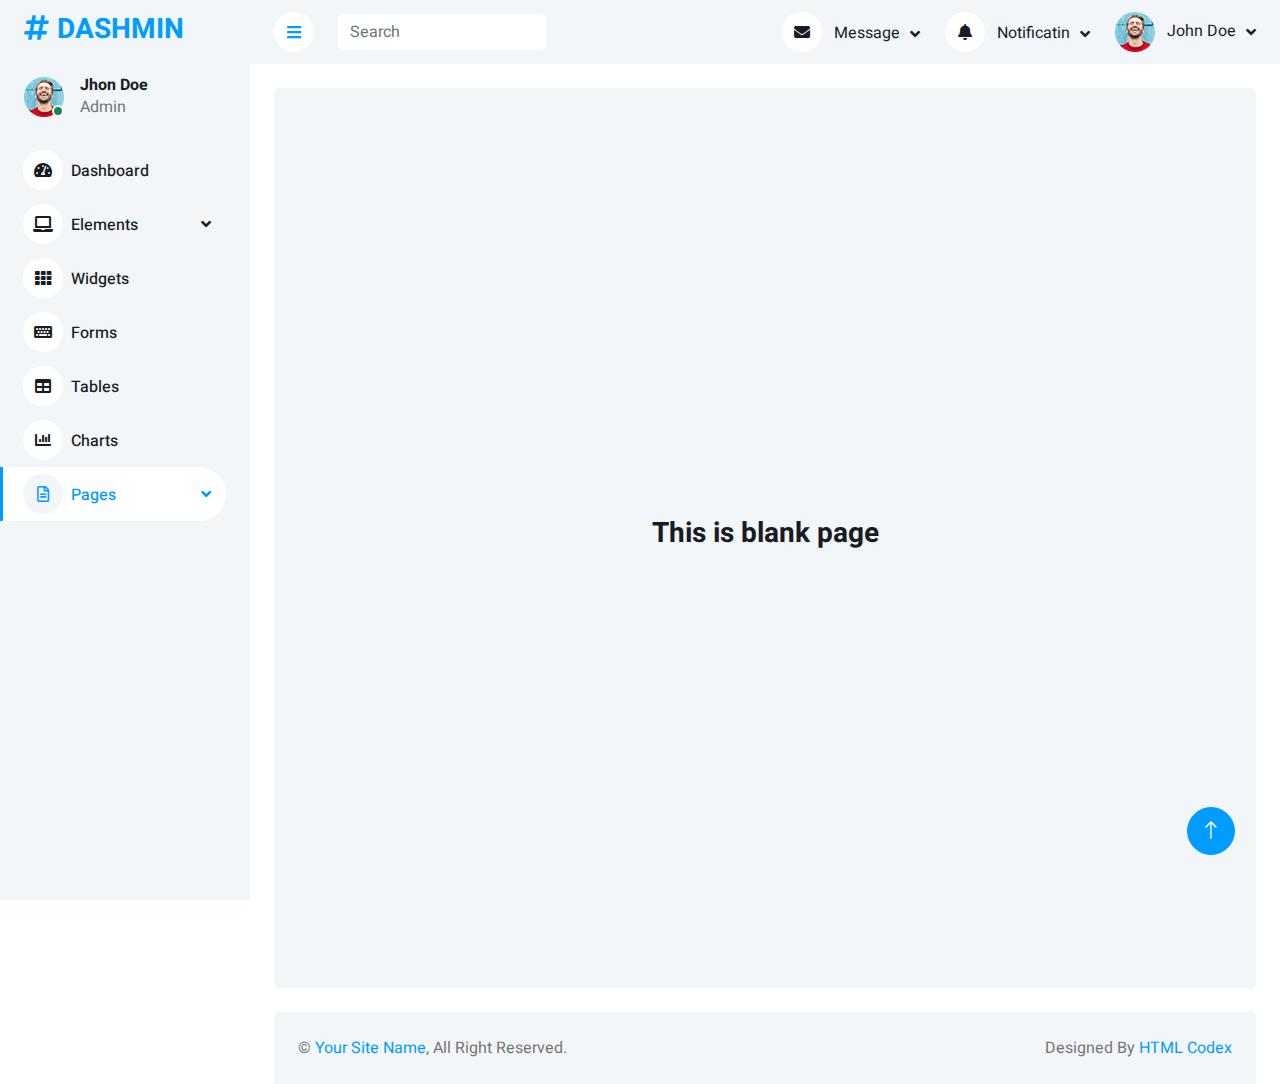
<file: Assets/Plantilla/Dashmin-1.0.0/blank.html>
<!DOCTYPE html>
<html lang="en">

<head>
    <meta charset="utf-8">
    <title>DASHMIN - Bootstrap Admin Template</title>
    <meta content="width=device-width, initial-scale=1.0" name="viewport">
    <meta content="" name="keywords">
    <meta content="" name="description">

    <!-- Favicon -->
    <link href="img/favicon.ico" rel="icon">

    <!-- Google Web Fonts -->
    <link rel="preconnect" href="https://fonts.googleapis.com">
    <link rel="preconnect" href="https://fonts.gstatic.com" crossorigin>
    <link href="https://fonts.googleapis.com/css2?family=Heebo:wght@400;500;600;700&display=swap" rel="stylesheet">
    
    <!-- Icon Font Stylesheet -->
    <link href="https://cdnjs.cloudflare.com/ajax/libs/font-awesome/5.10.0/css/all.min.css" rel="stylesheet">
    <link href="https://cdn.jsdelivr.net/npm/bootstrap-icons@1.4.1/font/bootstrap-icons.css" rel="stylesheet">

    <!-- Libraries Stylesheet -->
    <link href="lib/owlcarousel/assets/owl.carousel.min.css" rel="stylesheet">
    <link href="lib/tempusdominus/css/tempusdominus-bootstrap-4.min.css" rel="stylesheet" />

    <!-- Customized Bootstrap Stylesheet -->
    <link href="css/bootstrap.min.css" rel="stylesheet">

    <!-- Template Stylesheet -->
    <link href="css/style.css" rel="stylesheet">
</head>

<body>
    <div class="container-xxl position-relative bg-white d-flex p-0">
        <!-- Spinner Start -->
        <div id="spinner" class="show bg-white position-fixed translate-middle w-100 vh-100 top-50 start-50 d-flex align-items-center justify-content-center">
            <div class="spinner-border text-primary" style="width: 3rem; height: 3rem;" role="status">
                <span class="sr-only">Loading...</span>
            </div>
        </div>
        <!-- Spinner End -->


        <!-- Sidebar Start -->
        <div class="sidebar pe-4 pb-3">
            <nav class="navbar bg-light navbar-light">
                <a href="index.html" class="navbar-brand mx-4 mb-3">
                    <h3 class="text-primary"><i class="fa fa-hashtag me-2"></i>DASHMIN</h3>
                </a>
                <div class="d-flex align-items-center ms-4 mb-4">
                    <div class="position-relative">
                        <img class="rounded-circle" src="img/user.jpg" alt="" style="width: 40px; height: 40px;">
                        <div class="bg-success rounded-circle border border-2 border-white position-absolute end-0 bottom-0 p-1"></div>
                    </div>
                    <div class="ms-3">
                        <h6 class="mb-0">Jhon Doe</h6>
                        <span>Admin</span>
                    </div>
                </div>
                <div class="navbar-nav w-100">
                    <a href="index.html" class="nav-item nav-link"><i class="fa fa-tachometer-alt me-2"></i>Dashboard</a>
                    <div class="nav-item dropdown">
                        <a href="#" class="nav-link dropdown-toggle" data-bs-toggle="dropdown"><i class="fa fa-laptop me-2"></i>Elements</a>
                        <div class="dropdown-menu bg-transparent border-0">
                            <a href="button.html" class="dropdown-item">Buttons</a>
                            <a href="typography.html" class="dropdown-item">Typography</a>
                            <a href="element.html" class="dropdown-item">Other Elements</a>
                        </div>
                    </div>
                    <a href="widget.html" class="nav-item nav-link"><i class="fa fa-th me-2"></i>Widgets</a>
                    <a href="form.html" class="nav-item nav-link"><i class="fa fa-keyboard me-2"></i>Forms</a>
                    <a href="table.html" class="nav-item nav-link"><i class="fa fa-table me-2"></i>Tables</a>
                    <a href="chart.html" class="nav-item nav-link"><i class="fa fa-chart-bar me-2"></i>Charts</a>
                    <div class="nav-item dropdown">
                        <a href="#" class="nav-link dropdown-toggle active" data-bs-toggle="dropdown"><i class="far fa-file-alt me-2"></i>Pages</a>
                        <div class="dropdown-menu bg-transparent border-0">
                            <a href="signin.html" class="dropdown-item">Sign In</a>
                            <a href="signup.html" class="dropdown-item">Sign Up</a>
                            <a href="404.html" class="dropdown-item">404 Error</a>
                            <a href="blank.html" class="dropdown-item active">Blank Page</a>
                        </div>
                    </div>
                </div>
            </nav>
        </div>
        <!-- Sidebar End -->


        <!-- Content Start -->
        <div class="content">
            <!-- Navbar Start -->
            <nav class="navbar navbar-expand bg-light navbar-light sticky-top px-4 py-0">
                <a href="index.html" class="navbar-brand d-flex d-lg-none me-4">
                    <h2 class="text-primary mb-0"><i class="fa fa-hashtag"></i></h2>
                </a>
                <a href="#" class="sidebar-toggler flex-shrink-0">
                    <i class="fa fa-bars"></i>
                </a>
                <form class="d-none d-md-flex ms-4">
                    <input class="form-control border-0" type="search" placeholder="Search">
                </form>
                <div class="navbar-nav align-items-center ms-auto">
                    <div class="nav-item dropdown">
                        <a href="#" class="nav-link dropdown-toggle" data-bs-toggle="dropdown">
                            <i class="fa fa-envelope me-lg-2"></i>
                            <span class="d-none d-lg-inline-flex">Message</span>
                        </a>
                        <div class="dropdown-menu dropdown-menu-end bg-light border-0 rounded-0 rounded-bottom m-0">
                            <a href="#" class="dropdown-item">
                                <div class="d-flex align-items-center">
                                    <img class="rounded-circle" src="img/user.jpg" alt="" style="width: 40px; height: 40px;">
                                    <div class="ms-2">
                                        <h6 class="fw-normal mb-0">Jhon send you a message</h6>
                                        <small>15 minutes ago</small>
                                    </div>
                                </div>
                            </a>
                            <hr class="dropdown-divider">
                            <a href="#" class="dropdown-item">
                                <div class="d-flex align-items-center">
                                    <img class="rounded-circle" src="img/user.jpg" alt="" style="width: 40px; height: 40px;">
                                    <div class="ms-2">
                                        <h6 class="fw-normal mb-0">Jhon send you a message</h6>
                                        <small>15 minutes ago</small>
                                    </div>
                                </div>
                            </a>
                            <hr class="dropdown-divider">
                            <a href="#" class="dropdown-item">
                                <div class="d-flex align-items-center">
                                    <img class="rounded-circle" src="img/user.jpg" alt="" style="width: 40px; height: 40px;">
                                    <div class="ms-2">
                                        <h6 class="fw-normal mb-0">Jhon send you a message</h6>
                                        <small>15 minutes ago</small>
                                    </div>
                                </div>
                            </a>
                            <hr class="dropdown-divider">
                            <a href="#" class="dropdown-item text-center">See all message</a>
                        </div>
                    </div>
                    <div class="nav-item dropdown">
                        <a href="#" class="nav-link dropdown-toggle" data-bs-toggle="dropdown">
                            <i class="fa fa-bell me-lg-2"></i>
                            <span class="d-none d-lg-inline-flex">Notificatin</span>
                        </a>
                        <div class="dropdown-menu dropdown-menu-end bg-light border-0 rounded-0 rounded-bottom m-0">
                            <a href="#" class="dropdown-item">
                                <h6 class="fw-normal mb-0">Profile updated</h6>
                                <small>15 minutes ago</small>
                            </a>
                            <hr class="dropdown-divider">
                            <a href="#" class="dropdown-item">
                                <h6 class="fw-normal mb-0">New user added</h6>
                                <small>15 minutes ago</small>
                            </a>
                            <hr class="dropdown-divider">
                            <a href="#" class="dropdown-item">
                                <h6 class="fw-normal mb-0">Password changed</h6>
                                <small>15 minutes ago</small>
                            </a>
                            <hr class="dropdown-divider">
                            <a href="#" class="dropdown-item text-center">See all notifications</a>
                        </div>
                    </div>
                    <div class="nav-item dropdown">
                        <a href="#" class="nav-link dropdown-toggle" data-bs-toggle="dropdown">
                            <img class="rounded-circle me-lg-2" src="img/user.jpg" alt="" style="width: 40px; height: 40px;">
                            <span class="d-none d-lg-inline-flex">John Doe</span>
                        </a>
                        <div class="dropdown-menu dropdown-menu-end bg-light border-0 rounded-0 rounded-bottom m-0">
                            <a href="#" class="dropdown-item">My Profile</a>
                            <a href="#" class="dropdown-item">Settings</a>
                            <a href="#" class="dropdown-item">Log Out</a>
                        </div>
                    </div>
                </div>
            </nav>
            <!-- Navbar End -->


            <!-- Blank Start -->
            <div class="container-fluid pt-4 px-4">
                <div class="row vh-100 bg-light rounded align-items-center justify-content-center mx-0">
                    <div class="col-md-6 text-center">
                        <h3>This is blank page</h3>
                    </div>
                </div>
            </div>
            <!-- Blank End -->


            <!-- Footer Start -->
            <div class="container-fluid pt-4 px-4">
                <div class="bg-light rounded-top p-4">
                    <div class="row">
                        <div class="col-12 col-sm-6 text-center text-sm-start">
                            &copy; <a href="#">Your Site Name</a>, All Right Reserved. 
                        </div>
                        <div class="col-12 col-sm-6 text-center text-sm-end">
                            <!--/*** This template is free as long as you keep the footer author’s credit link/attribution link/backlink. If you'd like to use the template without the footer author’s credit link/attribution link/backlink, you can purchase the Credit Removal License from "https://htmlcodex.com/credit-removal". Thank you for your support. ***/-->
                            Designed By <a href="https://htmlcodex.com">HTML Codex</a>
                        </div>
                    </div>
                </div>
            </div>
            <!-- Footer End -->
        </div>
        <!-- Content End -->


        <!-- Back to Top -->
        <a href="#" class="btn btn-lg btn-primary btn-lg-square back-to-top"><i class="bi bi-arrow-up"></i></a>
    </div>

    <!-- JavaScript Libraries -->
    <script src="https://code.jquery.com/jquery-3.4.1.min.js"></script>
    <script src="https://cdn.jsdelivr.net/npm/bootstrap@5.0.0/dist/js/bootstrap.bundle.min.js"></script>
    <script src="lib/chart/chart.min.js"></script>
    <script src="lib/easing/easing.min.js"></script>
    <script src="lib/waypoints/waypoints.min.js"></script>
    <script src="lib/owlcarousel/owl.carousel.min.js"></script>
    <script src="lib/tempusdominus/js/moment.min.js"></script>
    <script src="lib/tempusdominus/js/moment-timezone.min.js"></script>
    <script src="lib/tempusdominus/js/tempusdominus-bootstrap-4.min.js"></script>

    <!-- Template Javascript -->
    <script src="js/main.js"></script>
</body>

</html>
</file>
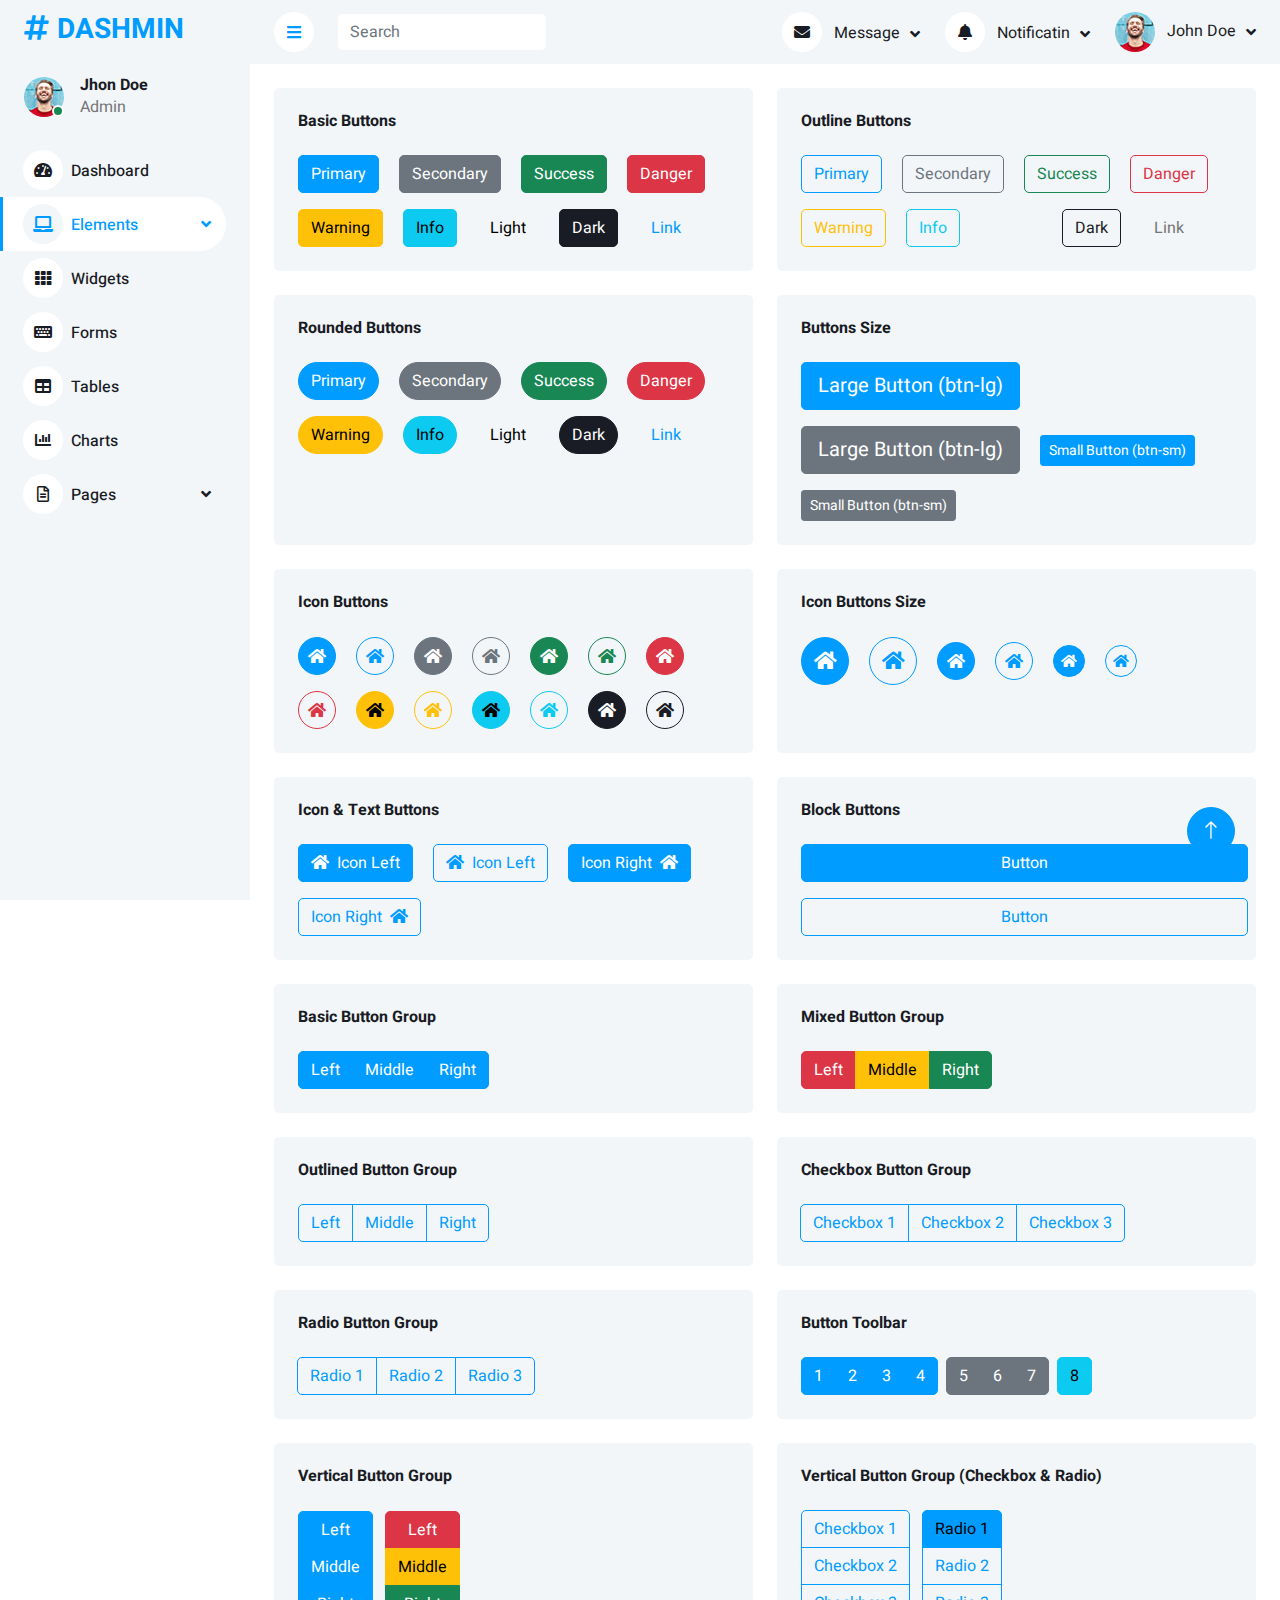
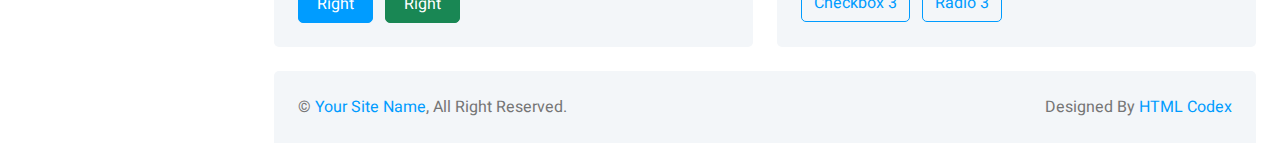
<file: Assets/Plantilla/Dashmin-1.0.0/button.html>
<!DOCTYPE html>
<html lang="en">

<head>
    <meta charset="utf-8">
    <title>DASHMIN - Bootstrap Admin Template</title>
    <meta content="width=device-width, initial-scale=1.0" name="viewport">
    <meta content="" name="keywords">
    <meta content="" name="description">

    <!-- Favicon -->
    <link href="img/favicon.ico" rel="icon">

    <!-- Google Web Fonts -->
    <link rel="preconnect" href="https://fonts.googleapis.com">
    <link rel="preconnect" href="https://fonts.gstatic.com" crossorigin>
    <link href="https://fonts.googleapis.com/css2?family=Heebo:wght@400;500;600;700&display=swap" rel="stylesheet">
    
    <!-- Icon Font Stylesheet -->
    <link href="https://cdnjs.cloudflare.com/ajax/libs/font-awesome/5.10.0/css/all.min.css" rel="stylesheet">
    <link href="https://cdn.jsdelivr.net/npm/bootstrap-icons@1.4.1/font/bootstrap-icons.css" rel="stylesheet">

    <!-- Libraries Stylesheet -->
    <link href="lib/owlcarousel/assets/owl.carousel.min.css" rel="stylesheet">
    <link href="lib/tempusdominus/css/tempusdominus-bootstrap-4.min.css" rel="stylesheet" />

    <!-- Customized Bootstrap Stylesheet -->
    <link href="css/bootstrap.min.css" rel="stylesheet">

    <!-- Template Stylesheet -->
    <link href="css/style.css" rel="stylesheet">
</head>

<body>
    <div class="container-xxl position-relative bg-white d-flex p-0">
        <!-- Spinner Start -->
        <div id="spinner" class="show bg-white position-fixed translate-middle w-100 vh-100 top-50 start-50 d-flex align-items-center justify-content-center">
            <div class="spinner-border text-primary" style="width: 3rem; height: 3rem;" role="status">
                <span class="sr-only">Loading...</span>
            </div>
        </div>
        <!-- Spinner End -->


        <!-- Sidebar Start -->
        <div class="sidebar pe-4 pb-3">
            <nav class="navbar bg-light navbar-light">
                <a href="index.html" class="navbar-brand mx-4 mb-3">
                    <h3 class="text-primary"><i class="fa fa-hashtag me-2"></i>DASHMIN</h3>
                </a>
                <div class="d-flex align-items-center ms-4 mb-4">
                    <div class="position-relative">
                        <img class="rounded-circle" src="img/user.jpg" alt="" style="width: 40px; height: 40px;">
                        <div class="bg-success rounded-circle border border-2 border-white position-absolute end-0 bottom-0 p-1"></div>
                    </div>
                    <div class="ms-3">
                        <h6 class="mb-0">Jhon Doe</h6>
                        <span>Admin</span>
                    </div>
                </div>
                <div class="navbar-nav w-100">
                    <a href="index.html" class="nav-item nav-link"><i class="fa fa-tachometer-alt me-2"></i>Dashboard</a>
                    <div class="nav-item dropdown">
                        <a href="#" class="nav-link dropdown-toggle active" data-bs-toggle="dropdown"><i class="fa fa-laptop me-2"></i>Elements</a>
                        <div class="dropdown-menu bg-transparent border-0">
                            <a href="button.html" class="dropdown-item active">Buttons</a>
                            <a href="typography.html" class="dropdown-item">Typography</a>
                            <a href="element.html" class="dropdown-item">Other Elements</a>
                        </div>
                    </div>
                    <a href="widget.html" class="nav-item nav-link"><i class="fa fa-th me-2"></i>Widgets</a>
                    <a href="form.html" class="nav-item nav-link"><i class="fa fa-keyboard me-2"></i>Forms</a>
                    <a href="table.html" class="nav-item nav-link"><i class="fa fa-table me-2"></i>Tables</a>
                    <a href="chart.html" class="nav-item nav-link"><i class="fa fa-chart-bar me-2"></i>Charts</a>
                    <div class="nav-item dropdown">
                        <a href="#" class="nav-link dropdown-toggle" data-bs-toggle="dropdown"><i class="far fa-file-alt me-2"></i>Pages</a>
                        <div class="dropdown-menu bg-transparent border-0">
                            <a href="signin.html" class="dropdown-item">Sign In</a>
                            <a href="signup.html" class="dropdown-item">Sign Up</a>
                            <a href="404.html" class="dropdown-item">404 Error</a>
                            <a href="blank.html" class="dropdown-item">Blank Page</a>
                        </div>
                    </div>
                </div>
            </nav>
        </div>
        <!-- Sidebar End -->


        <!-- Content Start -->
        <div class="content">
            <!-- Navbar Start -->
            <nav class="navbar navbar-expand bg-light navbar-light sticky-top px-4 py-0">
                <a href="index.html" class="navbar-brand d-flex d-lg-none me-4">
                    <h2 class="text-primary mb-0"><i class="fa fa-hashtag"></i></h2>
                </a>
                <a href="#" class="sidebar-toggler flex-shrink-0">
                    <i class="fa fa-bars"></i>
                </a>
                <form class="d-none d-md-flex ms-4">
                    <input class="form-control border-0" type="search" placeholder="Search">
                </form>
                <div class="navbar-nav align-items-center ms-auto">
                    <div class="nav-item dropdown">
                        <a href="#" class="nav-link dropdown-toggle" data-bs-toggle="dropdown">
                            <i class="fa fa-envelope me-lg-2"></i>
                            <span class="d-none d-lg-inline-flex">Message</span>
                        </a>
                        <div class="dropdown-menu dropdown-menu-end bg-light border-0 rounded-0 rounded-bottom m-0">
                            <a href="#" class="dropdown-item">
                                <div class="d-flex align-items-center">
                                    <img class="rounded-circle" src="img/user.jpg" alt="" style="width: 40px; height: 40px;">
                                    <div class="ms-2">
                                        <h6 class="fw-normal mb-0">Jhon send you a message</h6>
                                        <small>15 minutes ago</small>
                                    </div>
                                </div>
                            </a>
                            <hr class="dropdown-divider">
                            <a href="#" class="dropdown-item">
                                <div class="d-flex align-items-center">
                                    <img class="rounded-circle" src="img/user.jpg" alt="" style="width: 40px; height: 40px;">
                                    <div class="ms-2">
                                        <h6 class="fw-normal mb-0">Jhon send you a message</h6>
                                        <small>15 minutes ago</small>
                                    </div>
                                </div>
                            </a>
                            <hr class="dropdown-divider">
                            <a href="#" class="dropdown-item">
                                <div class="d-flex align-items-center">
                                    <img class="rounded-circle" src="img/user.jpg" alt="" style="width: 40px; height: 40px;">
                                    <div class="ms-2">
                                        <h6 class="fw-normal mb-0">Jhon send you a message</h6>
                                        <small>15 minutes ago</small>
                                    </div>
                                </div>
                            </a>
                            <hr class="dropdown-divider">
                            <a href="#" class="dropdown-item text-center">See all message</a>
                        </div>
                    </div>
                    <div class="nav-item dropdown">
                        <a href="#" class="nav-link dropdown-toggle" data-bs-toggle="dropdown">
                            <i class="fa fa-bell me-lg-2"></i>
                            <span class="d-none d-lg-inline-flex">Notificatin</span>
                        </a>
                        <div class="dropdown-menu dropdown-menu-end bg-light border-0 rounded-0 rounded-bottom m-0">
                            <a href="#" class="dropdown-item">
                                <h6 class="fw-normal mb-0">Profile updated</h6>
                                <small>15 minutes ago</small>
                            </a>
                            <hr class="dropdown-divider">
                            <a href="#" class="dropdown-item">
                                <h6 class="fw-normal mb-0">New user added</h6>
                                <small>15 minutes ago</small>
                            </a>
                            <hr class="dropdown-divider">
                            <a href="#" class="dropdown-item">
                                <h6 class="fw-normal mb-0">Password changed</h6>
                                <small>15 minutes ago</small>
                            </a>
                            <hr class="dropdown-divider">
                            <a href="#" class="dropdown-item text-center">See all notifications</a>
                        </div>
                    </div>
                    <div class="nav-item dropdown">
                        <a href="#" class="nav-link dropdown-toggle" data-bs-toggle="dropdown">
                            <img class="rounded-circle me-lg-2" src="img/user.jpg" alt="" style="width: 40px; height: 40px;">
                            <span class="d-none d-lg-inline-flex">John Doe</span>
                        </a>
                        <div class="dropdown-menu dropdown-menu-end bg-light border-0 rounded-0 rounded-bottom m-0">
                            <a href="#" class="dropdown-item">My Profile</a>
                            <a href="#" class="dropdown-item">Settings</a>
                            <a href="#" class="dropdown-item">Log Out</a>
                        </div>
                    </div>
                </div>
            </nav>
            <!-- Navbar End -->


            <!-- Button Start -->
            <div class="container-fluid pt-4 px-4">
                <div class="row g-4">
                    <div class="col-sm-12 col-xl-6">
                        <div class="bg-light rounded h-100 p-4">
                            <h6 class="mb-4">Basic Buttons</h6>
                            <div class="m-n2">
                                <button type="button" class="btn btn-primary m-2">Primary</button>
                                <button type="button" class="btn btn-secondary m-2">Secondary</button>
                                <button type="button" class="btn btn-success m-2">Success</button>
                                <button type="button" class="btn btn-danger m-2">Danger</button>
                                <button type="button" class="btn btn-warning m-2">Warning</button>
                                <button type="button" class="btn btn-info m-2">Info</button>
                                <button type="button" class="btn btn-light m-2">Light</button>
                                <button type="button" class="btn btn-dark m-2">Dark</button>
                                <button type="button" class="btn btn-link m-2">Link</button>
                            </div>
                        </div>
                    </div>
                    <div class="col-sm-12 col-xl-6">
                        <div class="bg-light rounded h-100 p-4">
                            <h6 class="mb-4">Outline Buttons</h6>
                            <div class="m-n2">
                                <button type="button" class="btn btn-outline-primary m-2">Primary</button>
                                <button type="button" class="btn btn-outline-secondary m-2">Secondary</button>
                                <button type="button" class="btn btn-outline-success m-2">Success</button>
                                <button type="button" class="btn btn-outline-danger m-2">Danger</button>
                                <button type="button" class="btn btn-outline-warning m-2">Warning</button>
                                <button type="button" class="btn btn-outline-info m-2">Info</button>
                                <button type="button" class="btn btn-outline-light m-2">Light</button>
                                <button type="button" class="btn btn-outline-dark m-2">Dark</button>
                                <button type="button" class="btn btn-outline-link m-2">Link</button>
                            </div>
                        </div>
                    </div>
                    <div class="col-sm-12 col-xl-6">
                        <div class="bg-light rounded h-100 p-4">
                            <h6 class="mb-4">Rounded Buttons</h6>
                            <div class="m-n2">
                                <button type="button" class="btn btn-primary rounded-pill m-2">Primary</button>
                                <button type="button" class="btn btn-secondary rounded-pill m-2">Secondary</button>
                                <button type="button" class="btn btn-success rounded-pill m-2">Success</button>
                                <button type="button" class="btn btn-danger rounded-pill m-2">Danger</button>
                                <button type="button" class="btn btn-warning rounded-pill m-2">Warning</button>
                                <button type="button" class="btn btn-info rounded-pill m-2">Info</button>
                                <button type="button" class="btn btn-light rounded-pill m-2">Light</button>
                                <button type="button" class="btn btn-dark rounded-pill m-2">Dark</button>
                                <button type="button" class="btn btn-link rounded-pill m-2">Link</button>
                            </div>
                        </div>
                    </div>
                    <div class="col-sm-12 col-xl-6">
                        <div class="bg-light rounded h-100 p-4">
                            <h6 class="mb-4">Buttons Size</h6>
                            <div class="m-n2">
                                <button type="button" class="btn btn-lg btn-primary m-2">Large Button (btn-lg)</button>
                                <button type="button" class="btn btn-lg btn-secondary m-2">Large Button (btn-lg)</button>
                                <button type="button" class="btn btn-sm btn-primary m-2">Small Button (btn-sm)</button>
                                <button type="button" class="btn btn-sm btn-secondary m-2">Small Button (btn-sm)</button>
                            </div>
                        </div>
                    </div>
                    <div class="col-sm-12 col-xl-6">
                        <div class="bg-light rounded h-100 p-4">
                            <h6 class="mb-4">Icon Buttons</h6>
                            <div class="m-n2">
                                <button type="button" class="btn btn-square btn-primary m-2"><i class="fa fa-home"></i></button>
                                <button type="button" class="btn btn-square btn-outline-primary m-2"><i class="fa fa-home"></i></button>
                                <button type="button" class="btn btn-square btn-secondary m-2"><i class="fa fa-home"></i></button>
                                <button type="button" class="btn btn-square btn-outline-secondary m-2"><i class="fa fa-home"></i></button>
                                <button type="button" class="btn btn-square btn-success m-2"><i class="fa fa-home"></i></button>
                                <button type="button" class="btn btn-square btn-outline-success m-2"><i class="fa fa-home"></i></button>
                                <button type="button" class="btn btn-square btn-danger m-2"><i class="fa fa-home"></i></button>
                                <button type="button" class="btn btn-square btn-outline-danger m-2"><i class="fa fa-home"></i></button>
                                <button type="button" class="btn btn-square btn-warning m-2"><i class="fa fa-home"></i></button>
                                <button type="button" class="btn btn-square btn-outline-warning m-2"><i class="fa fa-home"></i></button>
                                <button type="button" class="btn btn-square btn-info m-2"><i class="fa fa-home"></i></button>
                                <button type="button" class="btn btn-square btn-outline-info m-2"><i class="fa fa-home"></i></button>
                                <button type="button" class="btn btn-square btn-dark m-2"><i class="fa fa-home"></i></button>
                                <button type="button" class="btn btn-square btn-outline-dark m-2"><i class="fa fa-home"></i></button>
                            </div>
                        </div>
                    </div>
                    <div class="col-sm-12 col-xl-6">
                        <div class="bg-light rounded h-100 p-4">
                            <h6 class="mb-4">Icon Buttons Size</h6>
                            <div class="m-n2">
                                <button type="button" class="btn btn-lg btn-lg-square btn-primary m-2"><i class="fa fa-home"></i></button>
                                <button type="button" class="btn btn-lg btn-lg-square btn-outline-primary m-2"><i class="fa fa-home"></i></button>
                                <button type="button" class="btn btn-square btn-primary m-2"><i class="fa fa-home"></i></button>
                                <button type="button" class="btn btn-square btn-outline-primary m-2"><i class="fa fa-home"></i></button>
                                <button type="button" class="btn btn-sm btn-sm-square btn-primary m-2"><i class="fa fa-home"></i></button>
                                <button type="button" class="btn btn-sm btn-sm-square btn-outline-primary m-2"><i class="fa fa-home"></i></button>
                            </div>
                        </div>
                    </div>
                    <div class="col-sm-12 col-xl-6">
                        <div class="bg-light rounded h-100 p-4">
                            <h6 class="mb-4">Icon & Text Buttons</h6>
                            <div class="m-n2">
                                <button type="button" class="btn btn-primary m-2"><i class="fa fa-home me-2"></i>Icon Left</button>
                                <button type="button" class="btn btn-outline-primary m-2"><i class="fa fa-home me-2"></i>Icon Left</button>
                                <button type="button" class="btn btn-primary m-2">Icon Right<i class="fa fa-home ms-2"></i></button>
                                <button type="button" class="btn btn-outline-primary m-2">Icon Right<i class="fa fa-home ms-2"></i></button>
                            </div>
                        </div>
                    </div>
                    <div class="col-sm-12 col-xl-6">
                        <div class="bg-light rounded h-100 p-4">
                            <h6 class="mb-4">Block Buttons</h6>
                            <div class="m-n2">
                                <button class="btn btn-primary w-100 m-2" type="button">Button</button>
                                <button class="btn btn-outline-primary w-100 m-2" type="button">Button</button>
                            </div>
                        </div>
                    </div>
                    <div class="col-sm-12 col-xl-6">
                        <div class="bg-light rounded h-100 p-4">
                            <h6 class="mb-4">Basic Button Group</h6>
                            <div class="btn-group" role="group">
                                <button type="button" class="btn btn-primary">Left</button>
                                <button type="button" class="btn btn-primary">Middle</button>
                                <button type="button" class="btn btn-primary">Right</button>
                            </div>
                        </div>
                    </div>
                    <div class="col-sm-12 col-xl-6">
                        <div class="bg-light rounded h-100 p-4">
                            <h6 class="mb-4">Mixed Button Group</h6>
                            <div class="btn-group" role="group">
                                <button type="button" class="btn btn-danger">Left</button>
                                <button type="button" class="btn btn-warning">Middle</button>
                                <button type="button" class="btn btn-success">Right</button>
                            </div>
                        </div>
                    </div>
                    <div class="col-sm-12 col-xl-6">
                        <div class="bg-light rounded h-100 p-4">
                            <h6 class="mb-4">Outlined Button Group</h6>
                            <div class="btn-group" role="group">
                                <button type="button" class="btn btn-outline-primary">Left</button>
                                <button type="button" class="btn btn-outline-primary">Middle</button>
                                <button type="button" class="btn btn-outline-primary">Right</button>
                            </div>
                        </div>
                    </div>
                    <div class="col-sm-12 col-xl-6">
                        <div class="bg-light rounded h-100 p-4">
                            <h6 class="mb-4">Checkbox Button Group</h6>
                            <div class="btn-group" role="group">
                                <input type="checkbox" class="btn-check" id="btncheck1" autocomplete="off">
                                <label class="btn btn-outline-primary" for="btncheck1">Checkbox 1</label>

                                <input type="checkbox" class="btn-check" id="btncheck2" autocomplete="off">
                                <label class="btn btn-outline-primary" for="btncheck2">Checkbox 2</label>

                                <input type="checkbox" class="btn-check" id="btncheck3" autocomplete="off">
                                <label class="btn btn-outline-primary" for="btncheck3">Checkbox 3</label>
                            </div>
                        </div>
                    </div>
                    <div class="col-sm-12 col-xl-6">
                        <div class="bg-light rounded h-100 p-4">
                            <h6 class="mb-4">Radio Button Group</h6>
                            <div class="btn-group" role="group">
                                <input type="radio" class="btn-check" name="btnradio" id="btnradio1" autocomplete="off"
                                    checked>
                                <label class="btn btn-outline-primary" for="btnradio1">Radio 1</label>

                                <input type="radio" class="btn-check" name="btnradio" id="btnradio2" autocomplete="off">
                                <label class="btn btn-outline-primary" for="btnradio2">Radio 2</label>

                                <input type="radio" class="btn-check" name="btnradio" id="btnradio3" autocomplete="off">
                                <label class="btn btn-outline-primary" for="btnradio3">Radio 3</label>
                            </div>
                        </div>
                    </div>
                    <div class="col-sm-12 col-xl-6">
                        <div class="bg-light rounded h-100 p-4">
                            <h6 class="mb-4">Button Toolbar</h6>
                            <div class="btn-toolbar" role="toolbar">
                                <div class="btn-group me-2" role="group" aria-label="First group">
                                    <button type="button" class="btn btn-primary">1</button>
                                    <button type="button" class="btn btn-primary">2</button>
                                    <button type="button" class="btn btn-primary">3</button>
                                    <button type="button" class="btn btn-primary">4</button>
                                </div>
                                <div class="btn-group me-2" role="group" aria-label="Second group">
                                    <button type="button" class="btn btn-secondary">5</button>
                                    <button type="button" class="btn btn-secondary">6</button>
                                    <button type="button" class="btn btn-secondary">7</button>
                                </div>
                                <div class="btn-group" role="group" aria-label="Third group">
                                    <button type="button" class="btn btn-info">8</button>
                                </div>
                            </div>
                        </div>
                    </div>
                    <div class="col-sm-12 col-xl-6">
                        <div class="bg-light rounded h-100 p-4">
                            <h6 class="mb-4">Vertical Button Group</h6>
                            <div class="btn-group-vertical me-2" role="group">
                                <button type="button" class="btn btn-primary">Left</button>
                                <button type="button" class="btn btn-primary">Middle</button>
                                <button type="button" class="btn btn-primary">Right</button>
                            </div>
                            <div class="btn-group-vertical" role="group">
                                <button type="button" class="btn btn-danger">Left</button>
                                <button type="button" class="btn btn-warning">Middle</button>
                                <button type="button" class="btn btn-success">Right</button>
                            </div>
                        </div>
                    </div>
                    <div class="col-sm-12 col-xl-6">
                        <div class="bg-light rounded h-100 p-4">
                            <h6 class="mb-4">Vertical Button Group (Checkbox & Radio)</h6>
                            <div class="btn-group-vertical me-2" role="group">
                                <input type="checkbox" class="btn-check" id="btncheck1" autocomplete="off">
                                <label class="btn btn-outline-primary" for="btncheck1">Checkbox 1</label>

                                <input type="checkbox" class="btn-check" id="btncheck2" autocomplete="off">
                                <label class="btn btn-outline-primary" for="btncheck2">Checkbox 2</label>

                                <input type="checkbox" class="btn-check" id="btncheck3" autocomplete="off">
                                <label class="btn btn-outline-primary" for="btncheck3">Checkbox 3</label>
                            </div>
                            <div class="btn-group-vertical" role="group">
                                <input type="radio" class="btn-check" name="btnradio" id="btnradio1" autocomplete="off"
                                    checked>
                                <label class="btn btn-outline-primary" for="btnradio1">Radio 1</label>

                                <input type="radio" class="btn-check" name="btnradio" id="btnradio2" autocomplete="off">
                                <label class="btn btn-outline-primary" for="btnradio2">Radio 2</label>

                                <input type="radio" class="btn-check" name="btnradio" id="btnradio3" autocomplete="off">
                                <label class="btn btn-outline-primary" for="btnradio3">Radio 3</label>
                            </div>
                        </div>
                    </div>
                </div>
            </div>
            <!-- Button End -->


            <!-- Footer Start -->
            <div class="container-fluid pt-4 px-4">
                <div class="bg-light rounded-top p-4">
                    <div class="row">
                        <div class="col-12 col-sm-6 text-center text-sm-start">
                            &copy; <a href="#">Your Site Name</a>, All Right Reserved. 
                        </div>
                        <div class="col-12 col-sm-6 text-center text-sm-end">
                            <!--/*** This template is free as long as you keep the footer author’s credit link/attribution link/backlink. If you'd like to use the template without the footer author’s credit link/attribution link/backlink, you can purchase the Credit Removal License from "https://htmlcodex.com/credit-removal". Thank you for your support. ***/-->
                            Designed By <a href="https://htmlcodex.com">HTML Codex</a>
                        </div>
                    </div>
                </div>
            </div>
            <!-- Footer End -->
        </div>
        <!-- Content End -->


        <!-- Back to Top -->
        <a href="#" class="btn btn-lg btn-primary btn-lg-square back-to-top"><i class="bi bi-arrow-up"></i></a>
    </div>

    <!-- JavaScript Libraries -->
    <script src="https://code.jquery.com/jquery-3.4.1.min.js"></script>
    <script src="https://cdn.jsdelivr.net/npm/bootstrap@5.0.0/dist/js/bootstrap.bundle.min.js"></script>
    <script src="lib/chart/chart.min.js"></script>
    <script src="lib/easing/easing.min.js"></script>
    <script src="lib/waypoints/waypoints.min.js"></script>
    <script src="lib/owlcarousel/owl.carousel.min.js"></script>
    <script src="lib/tempusdominus/js/moment.min.js"></script>
    <script src="lib/tempusdominus/js/moment-timezone.min.js"></script>
    <script src="lib/tempusdominus/js/tempusdominus-bootstrap-4.min.js"></script>

    <!-- Template Javascript -->
    <script src="js/main.js"></script>
</body>

</html>
</file>
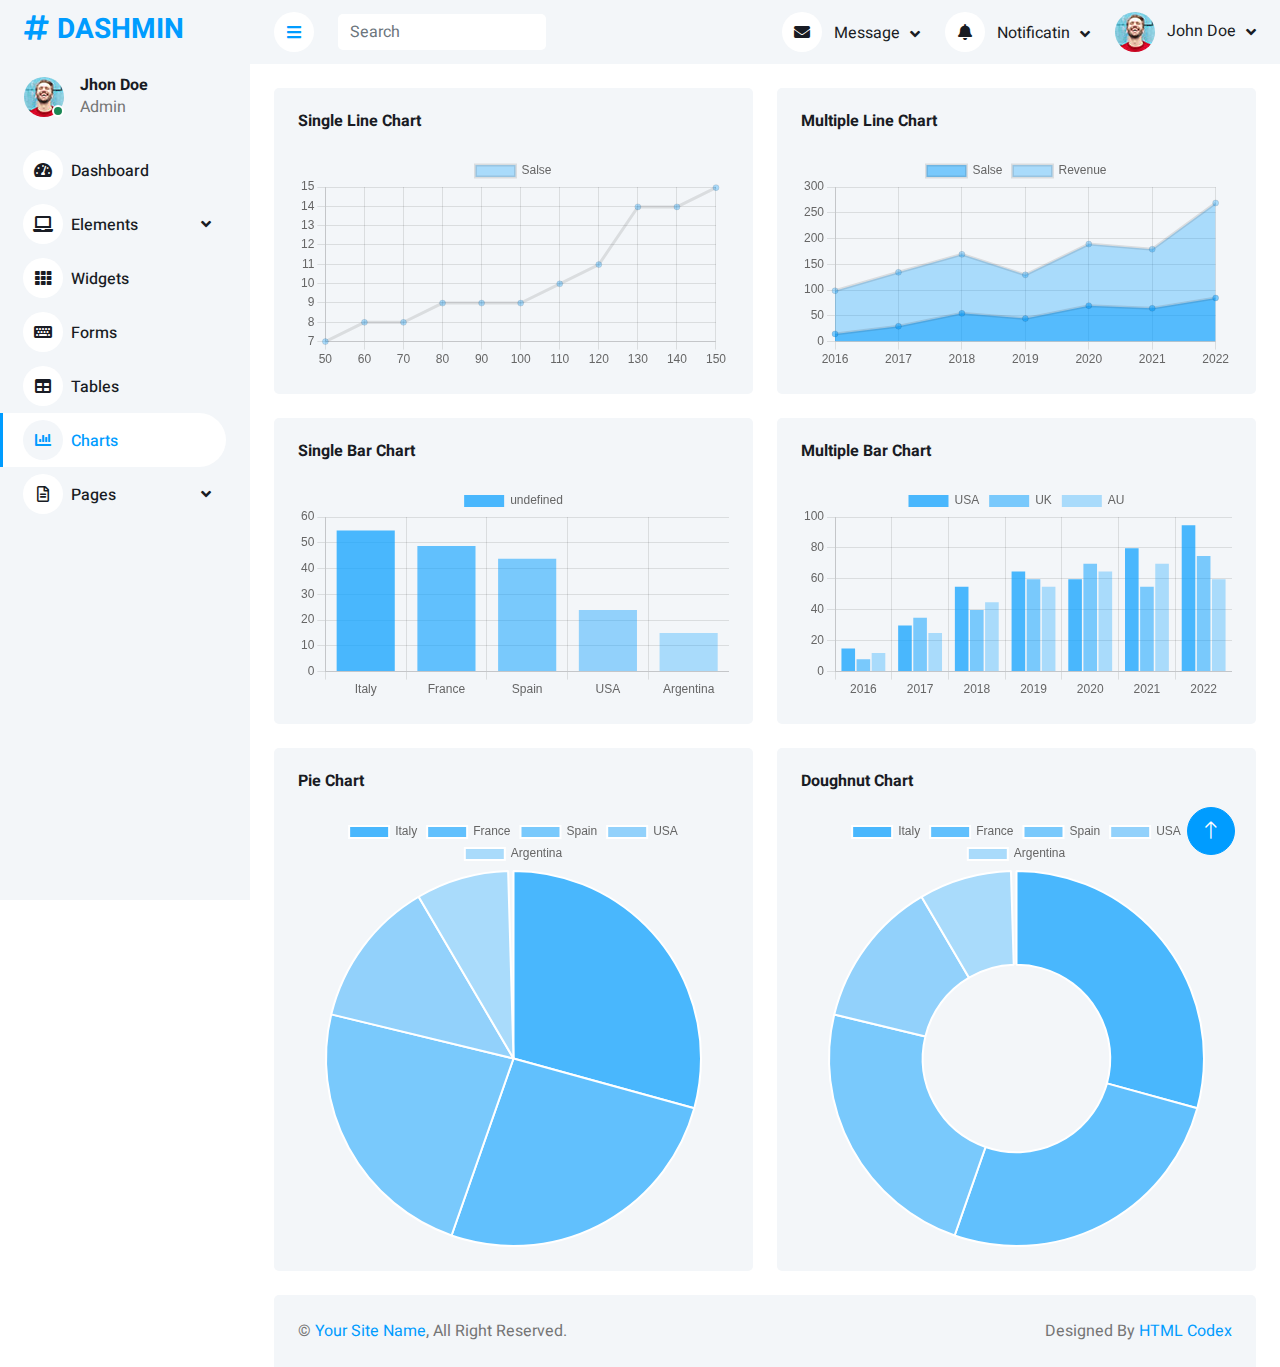
<file: Assets/Plantilla/Dashmin-1.0.0/chart.html>
<!DOCTYPE html>
<html lang="en">

<head>
    <meta charset="utf-8">
    <title>DASHMIN - Bootstrap Admin Template</title>
    <meta content="width=device-width, initial-scale=1.0" name="viewport">
    <meta content="" name="keywords">
    <meta content="" name="description">

    <!-- Favicon -->
    <link href="img/favicon.ico" rel="icon">

    <!-- Google Web Fonts -->
    <link rel="preconnect" href="https://fonts.googleapis.com">
    <link rel="preconnect" href="https://fonts.gstatic.com" crossorigin>
    <link href="https://fonts.googleapis.com/css2?family=Heebo:wght@400;500;600;700&display=swap" rel="stylesheet">
    
    <!-- Icon Font Stylesheet -->
    <link href="https://cdnjs.cloudflare.com/ajax/libs/font-awesome/5.10.0/css/all.min.css" rel="stylesheet">
    <link href="https://cdn.jsdelivr.net/npm/bootstrap-icons@1.4.1/font/bootstrap-icons.css" rel="stylesheet">

    <!-- Libraries Stylesheet -->
    <link href="lib/owlcarousel/assets/owl.carousel.min.css" rel="stylesheet">
    <link href="lib/tempusdominus/css/tempusdominus-bootstrap-4.min.css" rel="stylesheet" />

    <!-- Customized Bootstrap Stylesheet -->
    <link href="css/bootstrap.min.css" rel="stylesheet">

    <!-- Template Stylesheet -->
    <link href="css/style.css" rel="stylesheet">
</head>

<body>
    <div class="container-xxl position-relative bg-white d-flex p-0">
        <!-- Spinner Start -->
        <div id="spinner" class="show bg-white position-fixed translate-middle w-100 vh-100 top-50 start-50 d-flex align-items-center justify-content-center">
            <div class="spinner-border text-primary" style="width: 3rem; height: 3rem;" role="status">
                <span class="sr-only">Loading...</span>
            </div>
        </div>
        <!-- Spinner End -->


        <!-- Sidebar Start -->
        <div class="sidebar pe-4 pb-3">
            <nav class="navbar bg-light navbar-light">
                <a href="index.html" class="navbar-brand mx-4 mb-3">
                    <h3 class="text-primary"><i class="fa fa-hashtag me-2"></i>DASHMIN</h3>
                </a>
                <div class="d-flex align-items-center ms-4 mb-4">
                    <div class="position-relative">
                        <img class="rounded-circle" src="img/user.jpg" alt="" style="width: 40px; height: 40px;">
                        <div class="bg-success rounded-circle border border-2 border-white position-absolute end-0 bottom-0 p-1"></div>
                    </div>
                    <div class="ms-3">
                        <h6 class="mb-0">Jhon Doe</h6>
                        <span>Admin</span>
                    </div>
                </div>
                <div class="navbar-nav w-100">
                    <a href="index.html" class="nav-item nav-link"><i class="fa fa-tachometer-alt me-2"></i>Dashboard</a>
                    <div class="nav-item dropdown">
                        <a href="#" class="nav-link dropdown-toggle" data-bs-toggle="dropdown"><i class="fa fa-laptop me-2"></i>Elements</a>
                        <div class="dropdown-menu bg-transparent border-0">
                            <a href="button.html" class="dropdown-item">Buttons</a>
                            <a href="typography.html" class="dropdown-item">Typography</a>
                            <a href="element.html" class="dropdown-item">Other Elements</a>
                        </div>
                    </div>
                    <a href="widget.html" class="nav-item nav-link"><i class="fa fa-th me-2"></i>Widgets</a>
                    <a href="form.html" class="nav-item nav-link"><i class="fa fa-keyboard me-2"></i>Forms</a>
                    <a href="table.html" class="nav-item nav-link"><i class="fa fa-table me-2"></i>Tables</a>
                    <a href="chart.html" class="nav-item nav-link active"><i class="fa fa-chart-bar me-2"></i>Charts</a>
                    <div class="nav-item dropdown">
                        <a href="#" class="nav-link dropdown-toggle" data-bs-toggle="dropdown"><i class="far fa-file-alt me-2"></i>Pages</a>
                        <div class="dropdown-menu bg-transparent border-0">
                            <a href="signin.html" class="dropdown-item">Sign In</a>
                            <a href="signup.html" class="dropdown-item">Sign Up</a>
                            <a href="404.html" class="dropdown-item">404 Error</a>
                            <a href="blank.html" class="dropdown-item">Blank Page</a>
                        </div>
                    </div>
                </div>
            </nav>
        </div>
        <!-- Sidebar End -->


        <!-- Content Start -->
        <div class="content">
            <!-- Navbar Start -->
            <nav class="navbar navbar-expand bg-light navbar-light sticky-top px-4 py-0">
                <a href="index.html" class="navbar-brand d-flex d-lg-none me-4">
                    <h2 class="text-primary mb-0"><i class="fa fa-hashtag"></i></h2>
                </a>
                <a href="#" class="sidebar-toggler flex-shrink-0">
                    <i class="fa fa-bars"></i>
                </a>
                <form class="d-none d-md-flex ms-4">
                    <input class="form-control border-0" type="search" placeholder="Search">
                </form>
                <div class="navbar-nav align-items-center ms-auto">
                    <div class="nav-item dropdown">
                        <a href="#" class="nav-link dropdown-toggle" data-bs-toggle="dropdown">
                            <i class="fa fa-envelope me-lg-2"></i>
                            <span class="d-none d-lg-inline-flex">Message</span>
                        </a>
                        <div class="dropdown-menu dropdown-menu-end bg-light border-0 rounded-0 rounded-bottom m-0">
                            <a href="#" class="dropdown-item">
                                <div class="d-flex align-items-center">
                                    <img class="rounded-circle" src="img/user.jpg" alt="" style="width: 40px; height: 40px;">
                                    <div class="ms-2">
                                        <h6 class="fw-normal mb-0">Jhon send you a message</h6>
                                        <small>15 minutes ago</small>
                                    </div>
                                </div>
                            </a>
                            <hr class="dropdown-divider">
                            <a href="#" class="dropdown-item">
                                <div class="d-flex align-items-center">
                                    <img class="rounded-circle" src="img/user.jpg" alt="" style="width: 40px; height: 40px;">
                                    <div class="ms-2">
                                        <h6 class="fw-normal mb-0">Jhon send you a message</h6>
                                        <small>15 minutes ago</small>
                                    </div>
                                </div>
                            </a>
                            <hr class="dropdown-divider">
                            <a href="#" class="dropdown-item">
                                <div class="d-flex align-items-center">
                                    <img class="rounded-circle" src="img/user.jpg" alt="" style="width: 40px; height: 40px;">
                                    <div class="ms-2">
                                        <h6 class="fw-normal mb-0">Jhon send you a message</h6>
                                        <small>15 minutes ago</small>
                                    </div>
                                </div>
                            </a>
                            <hr class="dropdown-divider">
                            <a href="#" class="dropdown-item text-center">See all message</a>
                        </div>
                    </div>
                    <div class="nav-item dropdown">
                        <a href="#" class="nav-link dropdown-toggle" data-bs-toggle="dropdown">
                            <i class="fa fa-bell me-lg-2"></i>
                            <span class="d-none d-lg-inline-flex">Notificatin</span>
                        </a>
                        <div class="dropdown-menu dropdown-menu-end bg-light border-0 rounded-0 rounded-bottom m-0">
                            <a href="#" class="dropdown-item">
                                <h6 class="fw-normal mb-0">Profile updated</h6>
                                <small>15 minutes ago</small>
                            </a>
                            <hr class="dropdown-divider">
                            <a href="#" class="dropdown-item">
                                <h6 class="fw-normal mb-0">New user added</h6>
                                <small>15 minutes ago</small>
                            </a>
                            <hr class="dropdown-divider">
                            <a href="#" class="dropdown-item">
                                <h6 class="fw-normal mb-0">Password changed</h6>
                                <small>15 minutes ago</small>
                            </a>
                            <hr class="dropdown-divider">
                            <a href="#" class="dropdown-item text-center">See all notifications</a>
                        </div>
                    </div>
                    <div class="nav-item dropdown">
                        <a href="#" class="nav-link dropdown-toggle" data-bs-toggle="dropdown">
                            <img class="rounded-circle me-lg-2" src="img/user.jpg" alt="" style="width: 40px; height: 40px;">
                            <span class="d-none d-lg-inline-flex">John Doe</span>
                        </a>
                        <div class="dropdown-menu dropdown-menu-end bg-light border-0 rounded-0 rounded-bottom m-0">
                            <a href="#" class="dropdown-item">My Profile</a>
                            <a href="#" class="dropdown-item">Settings</a>
                            <a href="#" class="dropdown-item">Log Out</a>
                        </div>
                    </div>
                </div>
            </nav>
            <!-- Navbar End -->


            <!-- Chart Start -->
            <div class="container-fluid pt-4 px-4">
                <div class="row g-4">
                    <div class="col-sm-12 col-xl-6">
                        <div class="bg-light rounded h-100 p-4">
                            <h6 class="mb-4">Single Line Chart</h6>
                            <canvas id="line-chart"></canvas>
                        </div>
                    </div>
                    <div class="col-sm-12 col-xl-6">
                        <div class="bg-light rounded h-100 p-4">
                            <h6 class="mb-4">Multiple Line Chart</h6>
                            <canvas id="salse-revenue"></canvas>
                        </div>
                    </div>
                    <div class="col-sm-12 col-xl-6">
                        <div class="bg-light rounded h-100 p-4">
                            <h6 class="mb-4">Single Bar Chart</h6>
                            <canvas id="bar-chart"></canvas>
                        </div>
                    </div>
                    <div class="col-sm-12 col-xl-6">
                        <div class="bg-light rounded h-100 p-4">
                            <h6 class="mb-4">Multiple Bar Chart</h6>
                            <canvas id="worldwide-sales"></canvas>
                        </div>
                    </div>
                    <div class="col-sm-12 col-xl-6">
                        <div class="bg-light rounded h-100 p-4">
                            <h6 class="mb-4">Pie Chart</h6>
                            <canvas id="pie-chart"></canvas>
                        </div>
                    </div>
                    <div class="col-sm-12 col-xl-6">
                        <div class="bg-light rounded h-100 p-4">
                            <h6 class="mb-4">Doughnut Chart</h6>
                            <canvas id="doughnut-chart"></canvas>
                        </div>
                    </div>
                </div>
            </div>
            <!-- Chart End -->


            <!-- Footer Start -->
            <div class="container-fluid pt-4 px-4">
                <div class="bg-light rounded-top p-4">
                    <div class="row">
                        <div class="col-12 col-sm-6 text-center text-sm-start">
                            &copy; <a href="#">Your Site Name</a>, All Right Reserved. 
                        </div>
                        <div class="col-12 col-sm-6 text-center text-sm-end">
                            <!--/*** This template is free as long as you keep the footer author’s credit link/attribution link/backlink. If you'd like to use the template without the footer author’s credit link/attribution link/backlink, you can purchase the Credit Removal License from "https://htmlcodex.com/credit-removal". Thank you for your support. ***/-->
                            Designed By <a href="https://htmlcodex.com">HTML Codex</a>
                        </div>
                    </div>
                </div>
            </div>
            <!-- Footer End -->
        </div>
        <!-- Content End -->


        <!-- Back to Top -->
        <a href="#" class="btn btn-lg btn-primary btn-lg-square back-to-top"><i class="bi bi-arrow-up"></i></a>
    </div>

    <!-- JavaScript Libraries -->
    <script src="https://code.jquery.com/jquery-3.4.1.min.js"></script>
    <script src="https://cdn.jsdelivr.net/npm/bootstrap@5.0.0/dist/js/bootstrap.bundle.min.js"></script>
    <script src="lib/chart/chart.min.js"></script>
    <script src="lib/easing/easing.min.js"></script>
    <script src="lib/waypoints/waypoints.min.js"></script>
    <script src="lib/owlcarousel/owl.carousel.min.js"></script>
    <script src="lib/tempusdominus/js/moment.min.js"></script>
    <script src="lib/tempusdominus/js/moment-timezone.min.js"></script>
    <script src="lib/tempusdominus/js/tempusdominus-bootstrap-4.min.js"></script>

    <!-- Template Javascript -->
    <script src="js/main.js"></script>
</body>

</html>
</file>
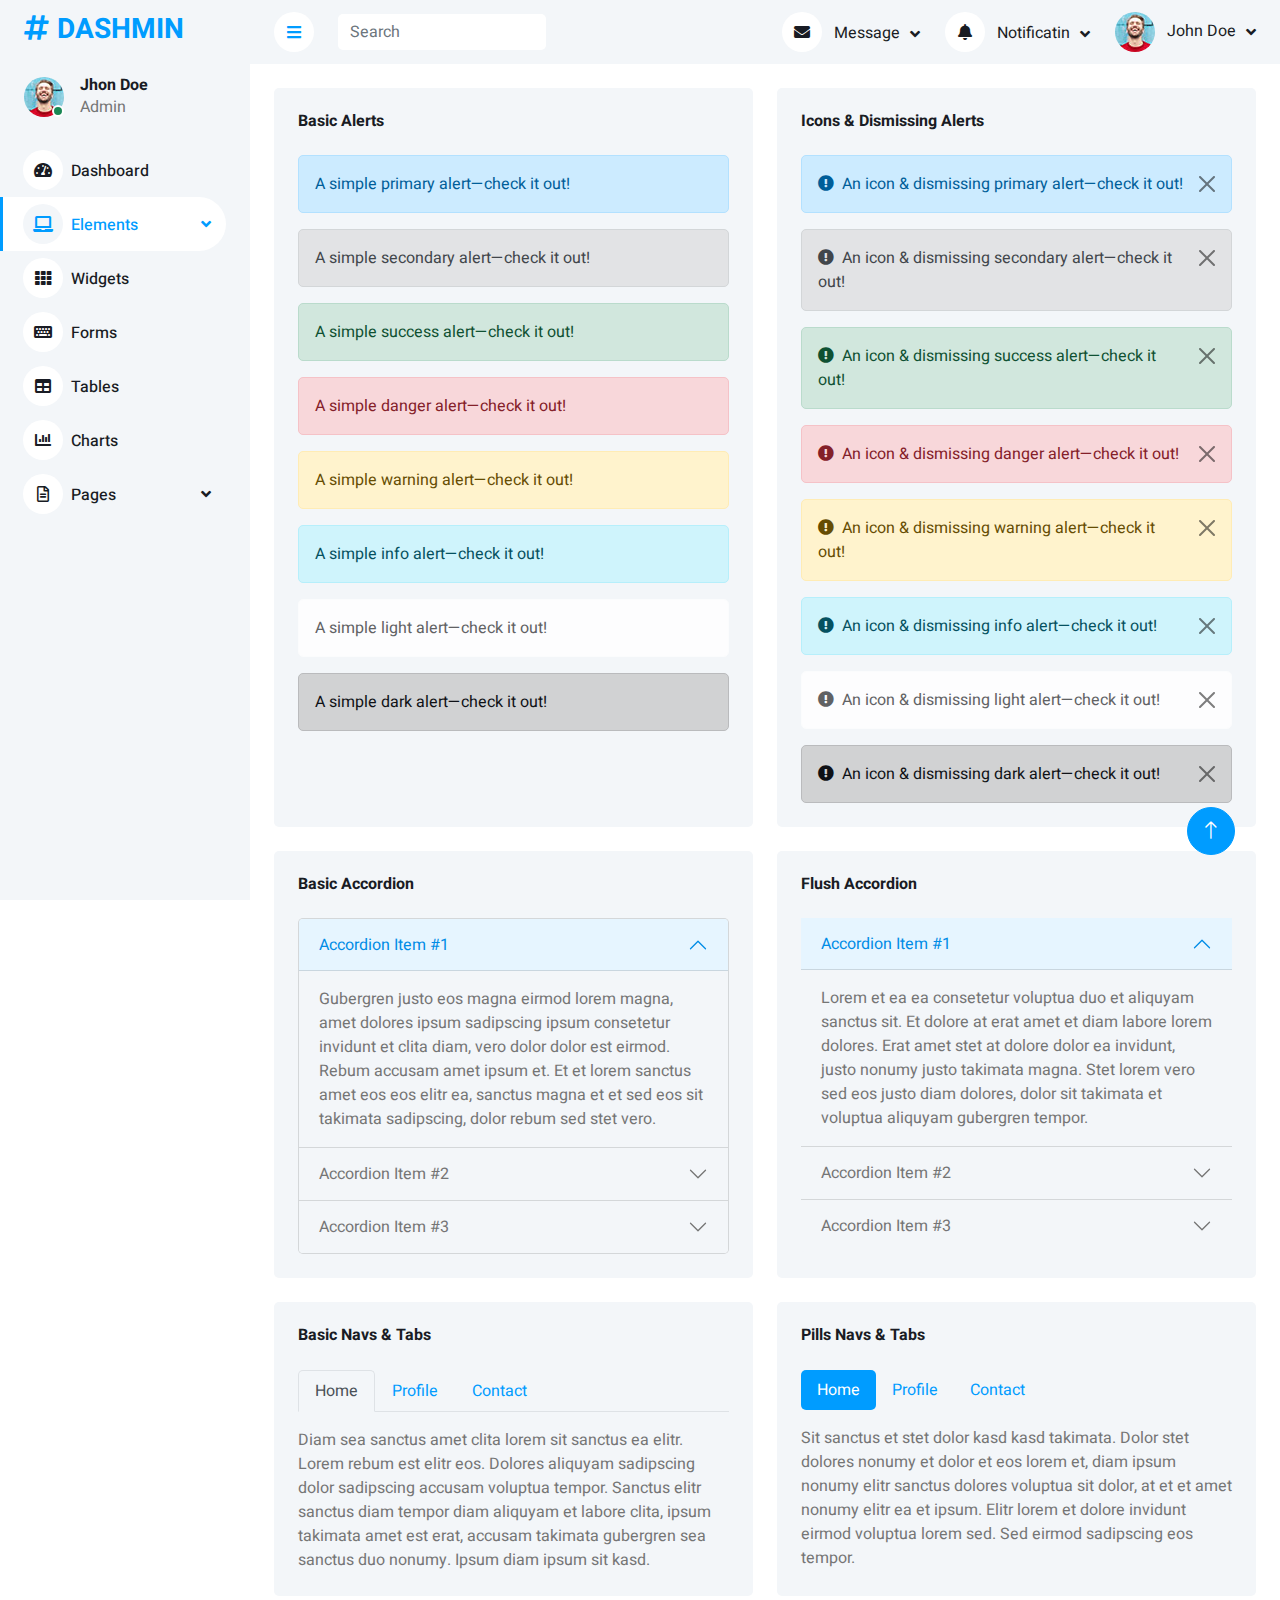
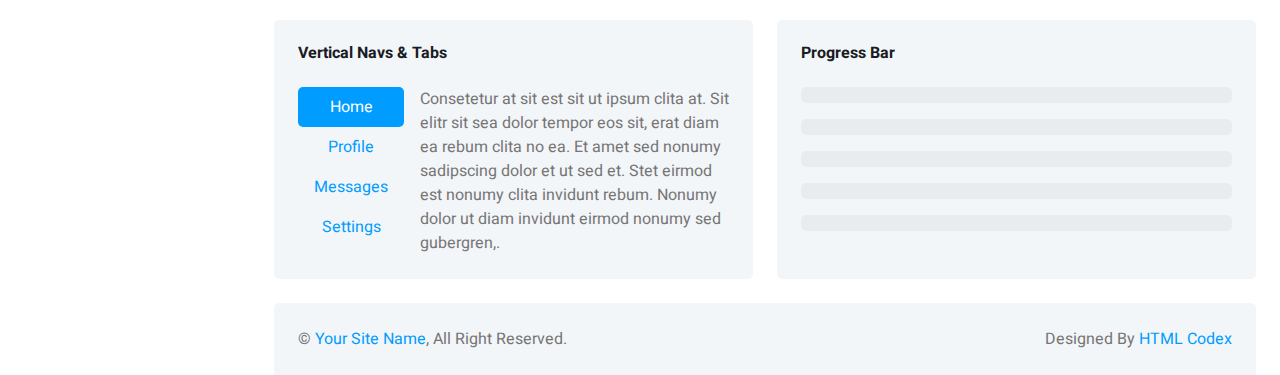
<file: Assets/Plantilla/Dashmin-1.0.0/element.html>
<!DOCTYPE html>
<html lang="en">

<head>
    <meta charset="utf-8">
    <title>DASHMIN - Bootstrap Admin Template</title>
    <meta content="width=device-width, initial-scale=1.0" name="viewport">
    <meta content="" name="keywords">
    <meta content="" name="description">

    <!-- Favicon -->
    <link href="img/favicon.ico" rel="icon">

    <!-- Google Web Fonts -->
    <link rel="preconnect" href="https://fonts.googleapis.com">
    <link rel="preconnect" href="https://fonts.gstatic.com" crossorigin>
    <link href="https://fonts.googleapis.com/css2?family=Heebo:wght@400;500;600;700&display=swap" rel="stylesheet">
    
    <!-- Icon Font Stylesheet -->
    <link href="https://cdnjs.cloudflare.com/ajax/libs/font-awesome/5.10.0/css/all.min.css" rel="stylesheet">
    <link href="https://cdn.jsdelivr.net/npm/bootstrap-icons@1.4.1/font/bootstrap-icons.css" rel="stylesheet">

    <!-- Libraries Stylesheet -->
    <link href="lib/owlcarousel/assets/owl.carousel.min.css" rel="stylesheet">
    <link href="lib/tempusdominus/css/tempusdominus-bootstrap-4.min.css" rel="stylesheet" />

    <!-- Customized Bootstrap Stylesheet -->
    <link href="css/bootstrap.min.css" rel="stylesheet">

    <!-- Template Stylesheet -->
    <link href="css/style.css" rel="stylesheet">
</head>

<body>
    <div class="container-xxl position-relative bg-white d-flex p-0">
        <!-- Spinner Start -->
        <div id="spinner" class="show bg-white position-fixed translate-middle w-100 vh-100 top-50 start-50 d-flex align-items-center justify-content-center">
            <div class="spinner-border text-primary" style="width: 3rem; height: 3rem;" role="status">
                <span class="sr-only">Loading...</span>
            </div>
        </div>
        <!-- Spinner End -->


        <!-- Sidebar Start -->
        <div class="sidebar pe-4 pb-3">
            <nav class="navbar bg-light navbar-light">
                <a href="index.html" class="navbar-brand mx-4 mb-3">
                    <h3 class="text-primary"><i class="fa fa-hashtag me-2"></i>DASHMIN</h3>
                </a>
                <div class="d-flex align-items-center ms-4 mb-4">
                    <div class="position-relative">
                        <img class="rounded-circle" src="img/user.jpg" alt="" style="width: 40px; height: 40px;">
                        <div class="bg-success rounded-circle border border-2 border-white position-absolute end-0 bottom-0 p-1"></div>
                    </div>
                    <div class="ms-3">
                        <h6 class="mb-0">Jhon Doe</h6>
                        <span>Admin</span>
                    </div>
                </div>
                <div class="navbar-nav w-100">
                    <a href="index.html" class="nav-item nav-link"><i class="fa fa-tachometer-alt me-2"></i>Dashboard</a>
                    <div class="nav-item dropdown">
                        <a href="#" class="nav-link dropdown-toggle active" data-bs-toggle="dropdown"><i class="fa fa-laptop me-2"></i>Elements</a>
                        <div class="dropdown-menu bg-transparent border-0">
                            <a href="button.html" class="dropdown-item">Buttons</a>
                            <a href="typography.html" class="dropdown-item">Typography</a>
                            <a href="element.html" class="dropdown-item active">Other Elements</a>
                        </div>
                    </div>
                    <a href="widget.html" class="nav-item nav-link"><i class="fa fa-th me-2"></i>Widgets</a>
                    <a href="form.html" class="nav-item nav-link"><i class="fa fa-keyboard me-2"></i>Forms</a>
                    <a href="table.html" class="nav-item nav-link"><i class="fa fa-table me-2"></i>Tables</a>
                    <a href="chart.html" class="nav-item nav-link"><i class="fa fa-chart-bar me-2"></i>Charts</a>
                    <div class="nav-item dropdown">
                        <a href="#" class="nav-link dropdown-toggle" data-bs-toggle="dropdown"><i class="far fa-file-alt me-2"></i>Pages</a>
                        <div class="dropdown-menu bg-transparent border-0">
                            <a href="signin.html" class="dropdown-item">Sign In</a>
                            <a href="signup.html" class="dropdown-item">Sign Up</a>
                            <a href="404.html" class="dropdown-item">404 Error</a>
                            <a href="blank.html" class="dropdown-item">Blank Page</a>
                        </div>
                    </div>
                </div>
            </nav>
        </div>
        <!-- Sidebar End -->


        <!-- Content Start -->
        <div class="content">
            <!-- Navbar Start -->
            <nav class="navbar navbar-expand bg-light navbar-light sticky-top px-4 py-0">
                <a href="index.html" class="navbar-brand d-flex d-lg-none me-4">
                    <h2 class="text-primary mb-0"><i class="fa fa-hashtag"></i></h2>
                </a>
                <a href="#" class="sidebar-toggler flex-shrink-0">
                    <i class="fa fa-bars"></i>
                </a>
                <form class="d-none d-md-flex ms-4">
                    <input class="form-control border-0" type="search" placeholder="Search">
                </form>
                <div class="navbar-nav align-items-center ms-auto">
                    <div class="nav-item dropdown">
                        <a href="#" class="nav-link dropdown-toggle" data-bs-toggle="dropdown">
                            <i class="fa fa-envelope me-lg-2"></i>
                            <span class="d-none d-lg-inline-flex">Message</span>
                        </a>
                        <div class="dropdown-menu dropdown-menu-end bg-light border-0 rounded-0 rounded-bottom m-0">
                            <a href="#" class="dropdown-item">
                                <div class="d-flex align-items-center">
                                    <img class="rounded-circle" src="img/user.jpg" alt="" style="width: 40px; height: 40px;">
                                    <div class="ms-2">
                                        <h6 class="fw-normal mb-0">Jhon send you a message</h6>
                                        <small>15 minutes ago</small>
                                    </div>
                                </div>
                            </a>
                            <hr class="dropdown-divider">
                            <a href="#" class="dropdown-item">
                                <div class="d-flex align-items-center">
                                    <img class="rounded-circle" src="img/user.jpg" alt="" style="width: 40px; height: 40px;">
                                    <div class="ms-2">
                                        <h6 class="fw-normal mb-0">Jhon send you a message</h6>
                                        <small>15 minutes ago</small>
                                    </div>
                                </div>
                            </a>
                            <hr class="dropdown-divider">
                            <a href="#" class="dropdown-item">
                                <div class="d-flex align-items-center">
                                    <img class="rounded-circle" src="img/user.jpg" alt="" style="width: 40px; height: 40px;">
                                    <div class="ms-2">
                                        <h6 class="fw-normal mb-0">Jhon send you a message</h6>
                                        <small>15 minutes ago</small>
                                    </div>
                                </div>
                            </a>
                            <hr class="dropdown-divider">
                            <a href="#" class="dropdown-item text-center">See all message</a>
                        </div>
                    </div>
                    <div class="nav-item dropdown">
                        <a href="#" class="nav-link dropdown-toggle" data-bs-toggle="dropdown">
                            <i class="fa fa-bell me-lg-2"></i>
                            <span class="d-none d-lg-inline-flex">Notificatin</span>
                        </a>
                        <div class="dropdown-menu dropdown-menu-end bg-light border-0 rounded-0 rounded-bottom m-0">
                            <a href="#" class="dropdown-item">
                                <h6 class="fw-normal mb-0">Profile updated</h6>
                                <small>15 minutes ago</small>
                            </a>
                            <hr class="dropdown-divider">
                            <a href="#" class="dropdown-item">
                                <h6 class="fw-normal mb-0">New user added</h6>
                                <small>15 minutes ago</small>
                            </a>
                            <hr class="dropdown-divider">
                            <a href="#" class="dropdown-item">
                                <h6 class="fw-normal mb-0">Password changed</h6>
                                <small>15 minutes ago</small>
                            </a>
                            <hr class="dropdown-divider">
                            <a href="#" class="dropdown-item text-center">See all notifications</a>
                        </div>
                    </div>
                    <div class="nav-item dropdown">
                        <a href="#" class="nav-link dropdown-toggle" data-bs-toggle="dropdown">
                            <img class="rounded-circle me-lg-2" src="img/user.jpg" alt="" style="width: 40px; height: 40px;">
                            <span class="d-none d-lg-inline-flex">John Doe</span>
                        </a>
                        <div class="dropdown-menu dropdown-menu-end bg-light border-0 rounded-0 rounded-bottom m-0">
                            <a href="#" class="dropdown-item">My Profile</a>
                            <a href="#" class="dropdown-item">Settings</a>
                            <a href="#" class="dropdown-item">Log Out</a>
                        </div>
                    </div>
                </div>
            </nav>
            <!-- Navbar End -->


            <!-- Other Elements Start -->
            <div class="container-fluid pt-4 px-4">
                <div class="row g-4">
                    <div class="col-sm-12 col-xl-6">
                        <div class="bg-light rounded h-100 p-4">
                            <h6 class="mb-4">Basic Alerts</h6>
                            <div class="alert alert-primary" role="alert">
                                A simple primary alert—check it out!
                            </div>
                            <div class="alert alert-secondary" role="alert">
                                A simple secondary alert—check it out!
                            </div>
                            <div class="alert alert-success" role="alert">
                                A simple success alert—check it out!
                            </div>
                            <div class="alert alert-danger" role="alert">
                                A simple danger alert—check it out!
                            </div>
                            <div class="alert alert-warning" role="alert">
                                A simple warning alert—check it out!
                            </div>
                            <div class="alert alert-info" role="alert">
                                A simple info alert—check it out!
                            </div>
                            <div class="alert alert-light" role="alert">
                                A simple light alert—check it out!
                            </div>
                            <div class="alert alert-dark mb-0" role="alert">
                                A simple dark alert—check it out!
                            </div>
                        </div>
                    </div>
                    <div class="col-sm-12 col-xl-6">
                        <div class="bg-light rounded h-100 p-4">
                            <h6 class="mb-4">Icons & Dismissing Alerts</h6>
                            <div class="alert alert-primary alert-dismissible fade show" role="alert">
                                <i class="fa fa-exclamation-circle me-2"></i>An icon & dismissing primary alert—check it out!
                                <button type="button" class="btn-close" data-bs-dismiss="alert" aria-label="Close"></button>
                            </div>
                            <div class="alert alert-secondary alert-dismissible fade show" role="alert">
                                <i class="fa fa-exclamation-circle me-2"></i>An icon & dismissing secondary alert—check it out!
                                <button type="button" class="btn-close" data-bs-dismiss="alert" aria-label="Close"></button>
                            </div>
                            <div class="alert alert-success alert-dismissible fade show" role="alert">
                                <i class="fa fa-exclamation-circle me-2"></i>An icon & dismissing success alert—check it out!
                                <button type="button" class="btn-close" data-bs-dismiss="alert" aria-label="Close"></button>
                            </div>
                            <div class="alert alert-danger alert-dismissible fade show" role="alert">
                                <i class="fa fa-exclamation-circle me-2"></i>An icon & dismissing danger alert—check it out!
                                <button type="button" class="btn-close" data-bs-dismiss="alert" aria-label="Close"></button>
                            </div>
                            <div class="alert alert-warning alert-dismissible fade show" role="alert">
                                <i class="fa fa-exclamation-circle me-2"></i>An icon & dismissing warning alert—check it out!
                                <button type="button" class="btn-close" data-bs-dismiss="alert" aria-label="Close"></button>
                            </div>
                            <div class="alert alert-info alert-dismissible fade show" role="alert">
                                <i class="fa fa-exclamation-circle me-2"></i>An icon & dismissing info alert—check it out!
                                <button type="button" class="btn-close" data-bs-dismiss="alert" aria-label="Close"></button>
                            </div>
                            <div class="alert alert-light alert-dismissible fade show" role="alert">
                                <i class="fa fa-exclamation-circle me-2"></i>An icon & dismissing light alert—check it out!
                                <button type="button" class="btn-close" data-bs-dismiss="alert" aria-label="Close"></button>
                            </div>
                            <div class="alert alert-dark alert-dismissible fade show mb-0" role="alert">
                                <i class="fa fa-exclamation-circle me-2"></i>An icon & dismissing dark alert—check it out!
                                <button type="button" class="btn-close" data-bs-dismiss="alert" aria-label="Close"></button>
                            </div>
                        </div>
                    </div>
                    <div class="col-sm-12 col-xl-6">
                        <div class="bg-light rounded h-100 p-4">
                            <h6 class="mb-4">Basic Accordion</h6>
                            <div class="accordion" id="accordionExample">
                                <div class="accordion-item">
                                    <h2 class="accordion-header" id="headingOne">
                                        <button class="accordion-button" type="button" data-bs-toggle="collapse"
                                            data-bs-target="#collapseOne" aria-expanded="true"
                                            aria-controls="collapseOne">
                                            Accordion Item #1
                                        </button>
                                    </h2>
                                    <div id="collapseOne" class="accordion-collapse collapse show"
                                        aria-labelledby="headingOne" data-bs-parent="#accordionExample">
                                        <div class="accordion-body">
                                            Gubergren justo eos magna eirmod lorem magna, amet dolores ipsum sadipscing ipsum consetetur invidunt et clita diam, vero dolor dolor est eirmod. Rebum accusam amet ipsum et. Et et lorem sanctus amet eos eos elitr ea, sanctus magna et et sed eos sit takimata sadipscing, dolor rebum sed stet vero.
                                        </div>
                                    </div>
                                </div>
                                <div class="accordion-item">
                                    <h2 class="accordion-header" id="headingTwo">
                                        <button class="accordion-button collapsed" type="button"
                                            data-bs-toggle="collapse" data-bs-target="#collapseTwo"
                                            aria-expanded="false" aria-controls="collapseTwo">
                                            Accordion Item #2
                                        </button>
                                    </h2>
                                    <div id="collapseTwo" class="accordion-collapse collapse"
                                        aria-labelledby="headingTwo" data-bs-parent="#accordionExample">
                                        <div class="accordion-body">
                                            Voluptua sit dolores consetetur ea et diam est et takimata. Et erat sadipscing dolores et stet diam ut ut diam, sit aliquyam no magna et dolore lorem dolor sit. Lorem lorem sed sed duo, eirmod sit diam ipsum sit erat, lorem sit dolor diam amet ea aliquyam tempor rebum invidunt,.
                                        </div>
                                    </div>
                                </div>
                                <div class="accordion-item">
                                    <h2 class="accordion-header" id="headingThree">
                                        <button class="accordion-button collapsed" type="button"
                                            data-bs-toggle="collapse" data-bs-target="#collapseThree"
                                            aria-expanded="false" aria-controls="collapseThree">
                                            Accordion Item #3
                                        </button>
                                    </h2>
                                    <div id="collapseThree" class="accordion-collapse collapse"
                                        aria-labelledby="headingThree" data-bs-parent="#accordionExample">
                                        <div class="accordion-body">
                                            Dolore eos dolor tempor justo sea eos amet eos kasd dolor, et diam tempor lorem dolores vero. Stet dolore gubergren nonumy diam. Consetetur sit takimata magna invidunt, dolore sea amet consetetur ea et rebum, invidunt et amet sit sea. Dolor eirmod sed magna sadipscing sadipscing lorem lorem sed, sit lorem.
                                        </div>
                                    </div>
                                </div>
                            </div>
                        </div>
                    </div>
                    <div class="col-sm-12 col-xl-6">
                        <div class="bg-light rounded h-100 p-4">
                            <h6 class="mb-4">Flush Accordion</h6>
                            <div class="accordion accordion-flush" id="accordionFlushExample">
                                <div class="accordion-item">
                                    <h2 class="accordion-header" id="flush-headingOne">
                                        <button class="accordion-button" type="button"
                                            data-bs-toggle="collapse" data-bs-target="#flush-collapseOne"
                                            aria-expanded="true" aria-controls="flush-collapseOne">
                                            Accordion Item #1
                                        </button>
                                    </h2>
                                    <div id="flush-collapseOne" class="accordion-collapse collapse show"
                                        aria-labelledby="flush-headingOne" data-bs-parent="#accordionFlushExample">
                                        <div class="accordion-body">
                                            Lorem et ea ea consetetur voluptua duo et aliquyam sanctus sit. Et dolore at erat amet et diam labore lorem dolores. Erat amet stet at dolore dolor ea invidunt, justo nonumy justo takimata magna. Stet lorem vero sed eos justo diam dolores, dolor sit takimata et voluptua aliquyam gubergren tempor.
                                        </div>
                                    </div>
                                </div>
                                <div class="accordion-item">
                                    <h2 class="accordion-header" id="flush-headingTwo">
                                        <button class="accordion-button collapsed" type="button"
                                            data-bs-toggle="collapse" data-bs-target="#flush-collapseTwo"
                                            aria-expanded="false" aria-controls="flush-collapseTwo">
                                            Accordion Item #2
                                        </button>
                                    </h2>
                                    <div id="flush-collapseTwo" class="accordion-collapse collapse"
                                        aria-labelledby="flush-headingTwo" data-bs-parent="#accordionFlushExample">
                                        <div class="accordion-body">
                                            Sea diam dolore aliquyam aliquyam diam et consetetur et. Accusam amet no invidunt invidunt et consetetur, magna ut nonumy kasd erat tempor dolor et. Diam magna dolor sed amet duo dolores magna vero. Amet sit sadipscing ea diam clita lorem sit. Vero et et et tempor diam. Ipsum eirmod sit.
                                        </div>
                                    </div>
                                </div>
                                <div class="accordion-item">
                                    <h2 class="accordion-header" id="flush-headingThree">
                                        <button class="accordion-button collapsed" type="button"
                                            data-bs-toggle="collapse" data-bs-target="#flush-collapseThree"
                                            aria-expanded="false" aria-controls="flush-collapseThree">
                                            Accordion Item #3
                                        </button>
                                    </h2>
                                    <div id="flush-collapseThree" class="accordion-collapse collapse"
                                        aria-labelledby="flush-headingThree" data-bs-parent="#accordionFlushExample">
                                        <div class="accordion-body">
                                            Sea sea sit sanctus magna gubergren kasd, magna justo ea lorem lorem. Elitr aliquyam ipsum clita consetetur duo at nonumy invidunt, invidunt eos dolore vero sit amet amet magna tempor clita, takimata diam justo stet erat et vero erat. Sit ipsum eirmod sea ut vero dolores sea clita nonumy, no.
                                        </div>
                                    </div>
                                </div>
                            </div>
                        </div>
                    </div>
                    <div class="col-sm-12 col-xl-6">
                        <div class="bg-light rounded h-100 p-4">
                            <h6 class="mb-4">Basic Navs & Tabs</h6>
                            <nav>
                                <div class="nav nav-tabs" id="nav-tab" role="tablist">
                                    <button class="nav-link active" id="nav-home-tab" data-bs-toggle="tab"
                                        data-bs-target="#nav-home" type="button" role="tab" aria-controls="nav-home"
                                        aria-selected="true">Home</button>
                                    <button class="nav-link" id="nav-profile-tab" data-bs-toggle="tab"
                                        data-bs-target="#nav-profile" type="button" role="tab"
                                        aria-controls="nav-profile" aria-selected="false">Profile</button>
                                    <button class="nav-link" id="nav-contact-tab" data-bs-toggle="tab"
                                        data-bs-target="#nav-contact" type="button" role="tab"
                                        aria-controls="nav-contact" aria-selected="false">Contact</button>
                                </div>
                            </nav>
                            <div class="tab-content pt-3" id="nav-tabContent">
                                <div class="tab-pane fade show active" id="nav-home" role="tabpanel" aria-labelledby="nav-home-tab">
                                    Diam sea sanctus amet clita lorem sit sanctus ea elitr. Lorem rebum est elitr eos. Dolores aliquyam sadipscing dolor sadipscing accusam voluptua tempor. Sanctus elitr sanctus diam tempor diam aliquyam et labore clita, ipsum takimata amet est erat, accusam takimata gubergren sea sanctus duo nonumy. Ipsum diam ipsum sit kasd.
                                </div>
                                <div class="tab-pane fade" id="nav-profile" role="tabpanel" aria-labelledby="nav-profile-tab">
                                    Sanctus vero sit kasd sea gubergren takimata consetetur elitr elitr, consetetur sadipscing takimata ipsum dolores. Accusam duo accusam et labore ea elitr ipsum tempor sit, dolore aliquyam ipsum sit amet sit. Et dolore ipsum labore invidunt rebum. Sed dolore gubergren sanctus vero diam lorem rebum elitr, erat diam dolor clita.
                                </div>
                                <div class="tab-pane fade" id="nav-contact" role="tabpanel" aria-labelledby="nav-contact-tab">
                                    Sit consetetur eirmod lorem ea magna sadipscing ipsum elitr invidunt, dolores lorem erat ipsum ut aliquyam eos lorem sed. Nonumy aliquyam ea justo eos dolores dolores duo dolores. Aliquyam dolor sea dolores sit takimata no erat vero. At lorem justo tempor lorem duo, stet kasd aliquyam ipsum voluptua labore at.
                                </div>
                            </div>
                        </div>
                    </div>
                    <div class="col-sm-12 col-xl-6">
                        <div class="bg-light rounded h-100 p-4">
                            <h6 class="mb-4">Pills Navs & Tabs</h6>
                            <ul class="nav nav-pills mb-3" id="pills-tab" role="tablist">
                                <li class="nav-item" role="presentation">
                                    <button class="nav-link active" id="pills-home-tab" data-bs-toggle="pill"
                                        data-bs-target="#pills-home" type="button" role="tab" aria-controls="pills-home"
                                        aria-selected="true">Home</button>
                                </li>
                                <li class="nav-item" role="presentation">
                                    <button class="nav-link" id="pills-profile-tab" data-bs-toggle="pill"
                                        data-bs-target="#pills-profile" type="button" role="tab"
                                        aria-controls="pills-profile" aria-selected="false">Profile</button>
                                </li>
                                <li class="nav-item" role="presentation">
                                    <button class="nav-link" id="pills-contact-tab" data-bs-toggle="pill"
                                        data-bs-target="#pills-contact" type="button" role="tab"
                                        aria-controls="pills-contact" aria-selected="false">Contact</button>
                                </li>
                            </ul>
                            <div class="tab-content" id="pills-tabContent">
                                <div class="tab-pane fade show active" id="pills-home" role="tabpanel" aria-labelledby="pills-home-tab">
                                    Sit sanctus et stet dolor kasd kasd takimata. Dolor stet dolores nonumy et dolor et eos lorem et, diam ipsum nonumy elitr sanctus dolores voluptua sit dolor, at et et amet nonumy elitr ea et ipsum. Elitr lorem et dolore invidunt eirmod voluptua lorem sed. Sed eirmod sadipscing eos tempor.
                                </div>
                                <div class="tab-pane fade" id="pills-profile" role="tabpanel" aria-labelledby="pills-profile-tab">
                                    Invidunt rebum voluptua lorem eirmod dolore. Amet no sed sanctus lorem ea. Nonumy sit stet sit magna. Rebum rebum ipsum clita erat consetetur, sit dolor sit clita et amet. Est et clita dolore takimata, sea dolores tempor erat consetetur lorem. Consetetur sea sadipscing dolor et dolores et stet, tempor elitr.
                                </div>
                                <div class="tab-pane fade" id="pills-contact" role="tabpanel" aria-labelledby="pills-contact-tab">
                                    Et diam et est sed vero ipsum voluptua dolor et, sit eos justo ipsum no ipsum amet sed aliquyam dolore, ut ipsum sanctus et consetetur. Sit ea sit clita lorem ea gubergren. Et dolore vero sanctus voluptua ipsum sadipscing amet at. Et sed dolore voluptua dolor eos tempor, erat amet.
                                </div>
                            </div>
                        </div>
                    </div>
                    <div class="col-sm-12 col-xl-6">
                        <div class="bg-light rounded h-100 p-4">
                            <h6 class="mb-4">Vertical Navs & Tabs</h6>
                            <div class="d-flex align-items-start">
                                <div class="nav flex-column nav-pills me-3" id="v-pills-tab" role="tablist"
                                    aria-orientation="vertical">
                                    <button class="nav-link active" id="v-pills-home-tab" data-bs-toggle="pill"
                                        data-bs-target="#v-pills-home" type="button" role="tab"
                                        aria-controls="v-pills-home" aria-selected="true">Home</button>
                                    <button class="nav-link" id="v-pills-profile-tab" data-bs-toggle="pill"
                                        data-bs-target="#v-pills-profile" type="button" role="tab"
                                        aria-controls="v-pills-profile" aria-selected="false">Profile</button>
                                    <button class="nav-link" id="v-pills-messages-tab" data-bs-toggle="pill"
                                        data-bs-target="#v-pills-messages" type="button" role="tab"
                                        aria-controls="v-pills-messages" aria-selected="false">Messages</button>
                                    <button class="nav-link" id="v-pills-settings-tab" data-bs-toggle="pill"
                                        data-bs-target="#v-pills-settings" type="button" role="tab"
                                        aria-controls="v-pills-settings" aria-selected="false">Settings</button>
                                </div>
                                <div class="tab-content" id="v-pills-tabContent">
                                    <div class="tab-pane fade show active" id="v-pills-home" role="tabpanel" aria-labelledby="v-pills-home-tab">
                                        Consetetur at sit est sit ut ipsum clita at. Sit elitr sit sea dolor tempor eos sit, erat diam ea rebum clita no ea. Et amet sed nonumy sadipscing dolor et ut sed et. Stet eirmod est nonumy clita invidunt rebum. Nonumy dolor ut diam invidunt eirmod nonumy sed gubergren,.
                                    </div>
                                    <div class="tab-pane fade" id="v-pills-profile" role="tabpanel" aria-labelledby="v-pills-profile-tab">
                                        Tempor et kasd accusam duo et dolor no accusam dolore, dolor sed voluptua duo no, sit et stet lorem dolor ipsum tempor consetetur vero, consetetur est eos sit eirmod erat diam accusam sadipscing sit. Takimata erat ea eirmod tempor elitr dolore sadipscing kasd justo, elitr tempor sed eos sadipscing magna.
                                    </div>
                                    <div class="tab-pane fade" id="v-pills-messages" role="tabpanel" aria-labelledby="v-pills-messages-tab">
                                        Sed kasd kasd ea clita sed lorem amet tempor est voluptua, labore stet dolores gubergren clita lorem sed nonumy at. Dolores et ut erat voluptua. Est voluptua stet accusam rebum, elitr amet sit takimata sea eirmod. Sanctus elitr amet sit dolore sea stet et ut. Dolor et sanctus elitr ut.
                                    </div>
                                    <div class="tab-pane fade" id="v-pills-settings" role="tabpanel" aria-labelledby="v-pills-settings-tab">
                                        Sit et vero kasd sea et at, aliquyam takimata et et est, labore et takimata sed ut stet sanctus, nonumy dolor invidunt sit labore et, amet et dolor sit dolor tempor et dolor ipsum nonumy, accusam clita sadipscing ut et labore labore est, dolore accusam vero at est sit. Invidunt.
                                    </div>
                                </div>
                            </div>
                        </div>
                    </div>
                    <div class="col-sm-12 col-xl-6">
                        <div class="bg-light rounded h-100 p-4">
                            <h6 class="mb-4">Progress Bar</h6>
                            <div class="pg-bar mb-3">
                                <div class="progress">
                                    <div class="progress-bar progress-bar-striped" role="progressbar" aria-valuenow="10" aria-valuemin="0" aria-valuemax="100"></div>
                                </div>
                            </div>
                            <div class="pg-bar mb-3">
                                <div class="progress">
                                    <div class="progress-bar progress-bar-striped bg-success" role="progressbar" aria-valuenow="25" aria-valuemin="0" aria-valuemax="100"></div>
                                </div>
                            </div>
                            <div class="pg-bar mb-3">
                                <div class="progress">
                                    <div class="progress-bar progress-bar-striped bg-info" role="progressbar" aria-valuenow="50" aria-valuemin="0" aria-valuemax="100"></div>
                                </div>
                            </div>
                            <div class="pg-bar mb-3">
                                <div class="progress">
                                    <div class="progress-bar progress-bar-striped bg-warning" role="progressbar" aria-valuenow="75" aria-valuemin="0" aria-valuemax="100"></div>
                                </div>
                            </div>
                            <div class="pg-bar mb-0">
                                <div class="progress">
                                    <div class="progress-bar progress-bar-striped bg-danger" role="progressbar" aria-valuenow="100" aria-valuemin="0" aria-valuemax="100"></div>
                                </div>
                            </div>
                        </div>
                    </div>
                </div>
            </div>
            <!-- Other Elements End -->


            <!-- Footer Start -->
            <div class="container-fluid pt-4 px-4">
                <div class="bg-light rounded-top p-4">
                    <div class="row">
                        <div class="col-12 col-sm-6 text-center text-sm-start">
                            &copy; <a href="#">Your Site Name</a>, All Right Reserved. 
                        </div>
                        <div class="col-12 col-sm-6 text-center text-sm-end">
                            <!--/*** This template is free as long as you keep the footer author’s credit link/attribution link/backlink. If you'd like to use the template without the footer author’s credit link/attribution link/backlink, you can purchase the Credit Removal License from "https://htmlcodex.com/credit-removal". Thank you for your support. ***/-->
                            Designed By <a href="https://htmlcodex.com">HTML Codex</a>
                        </div>
                    </div>
                </div>
            </div>
            <!-- Footer End -->
        </div>
        <!-- Content End -->


        <!-- Back to Top -->
        <a href="#" class="btn btn-lg btn-primary btn-lg-square back-to-top"><i class="bi bi-arrow-up"></i></a>
    </div>

    <!-- JavaScript Libraries -->
    <script src="https://code.jquery.com/jquery-3.4.1.min.js"></script>
    <script src="https://cdn.jsdelivr.net/npm/bootstrap@5.0.0/dist/js/bootstrap.bundle.min.js"></script>
    <script src="lib/chart/chart.min.js"></script>
    <script src="lib/easing/easing.min.js"></script>
    <script src="lib/waypoints/waypoints.min.js"></script>
    <script src="lib/owlcarousel/owl.carousel.min.js"></script>
    <script src="lib/tempusdominus/js/moment.min.js"></script>
    <script src="lib/tempusdominus/js/moment-timezone.min.js"></script>
    <script src="lib/tempusdominus/js/tempusdominus-bootstrap-4.min.js"></script>

    <!-- Template Javascript -->
    <script src="js/main.js"></script>
</body>

</html>
</file>
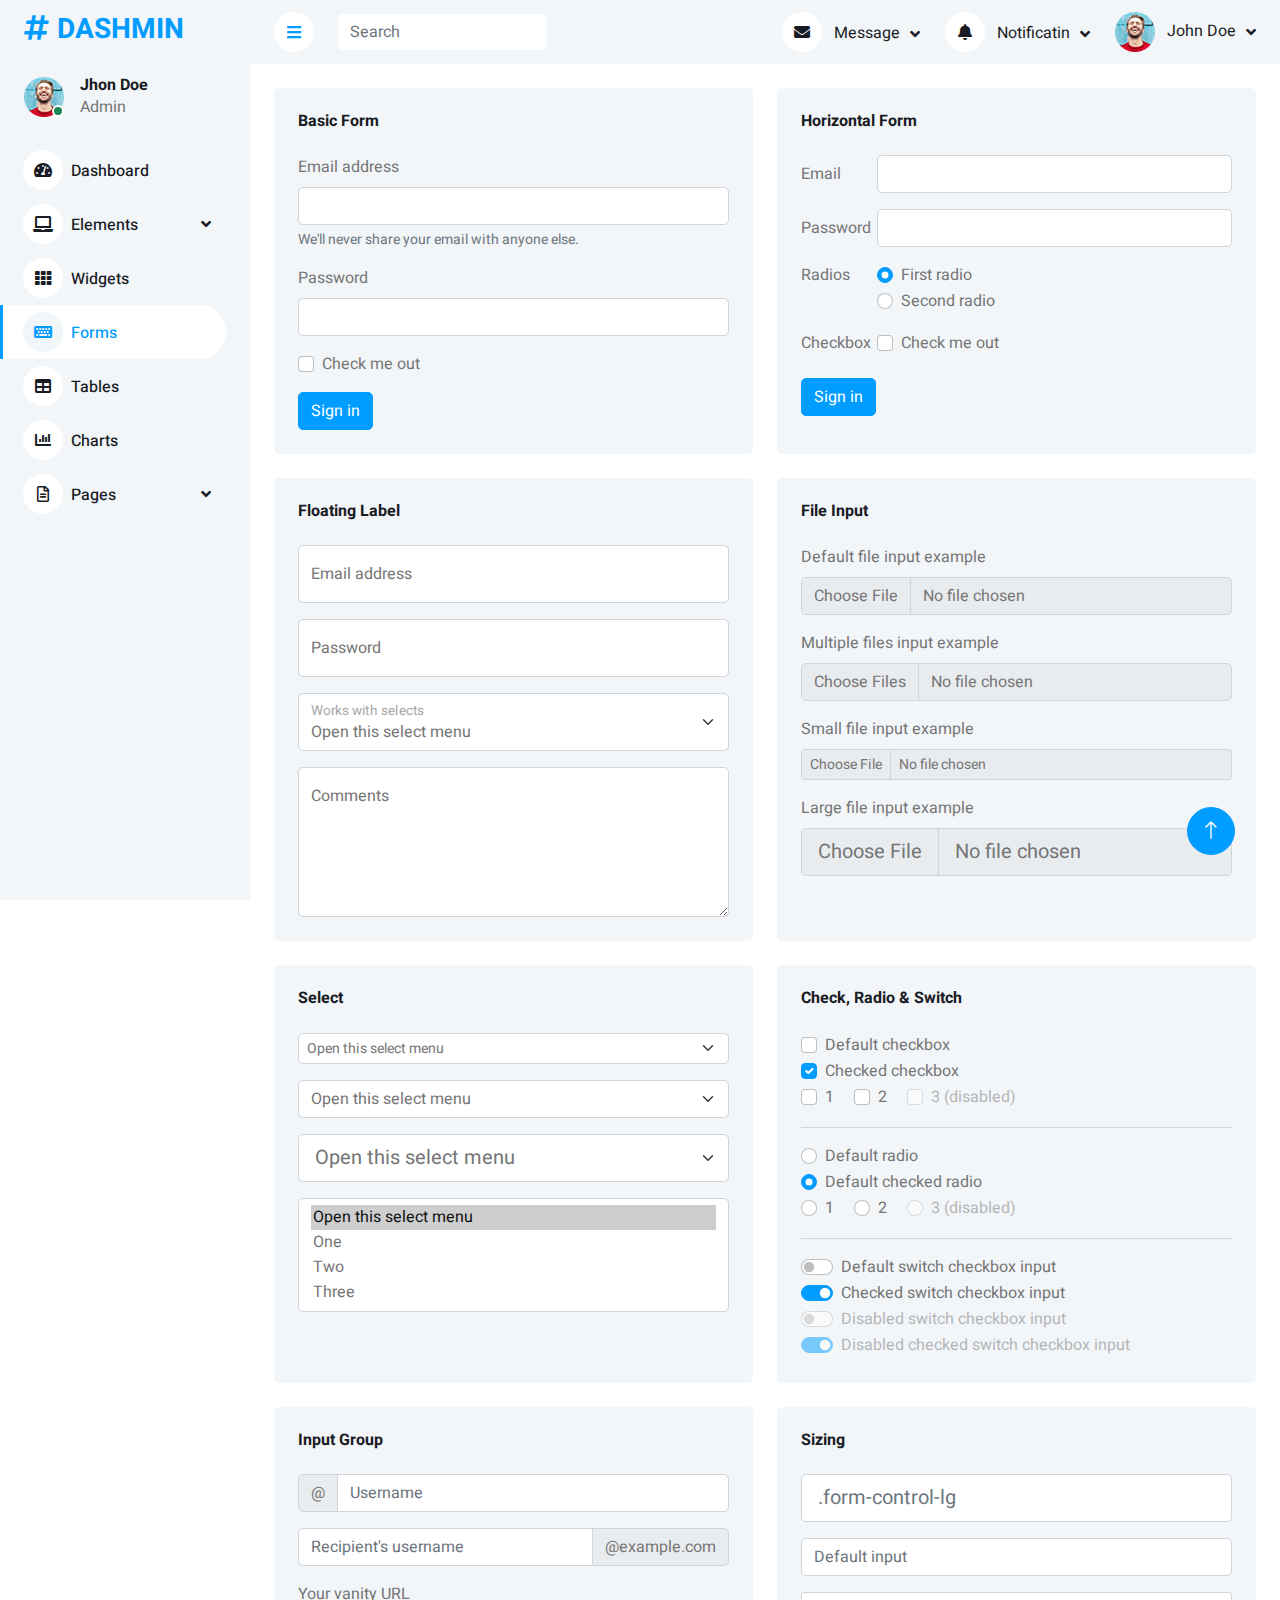
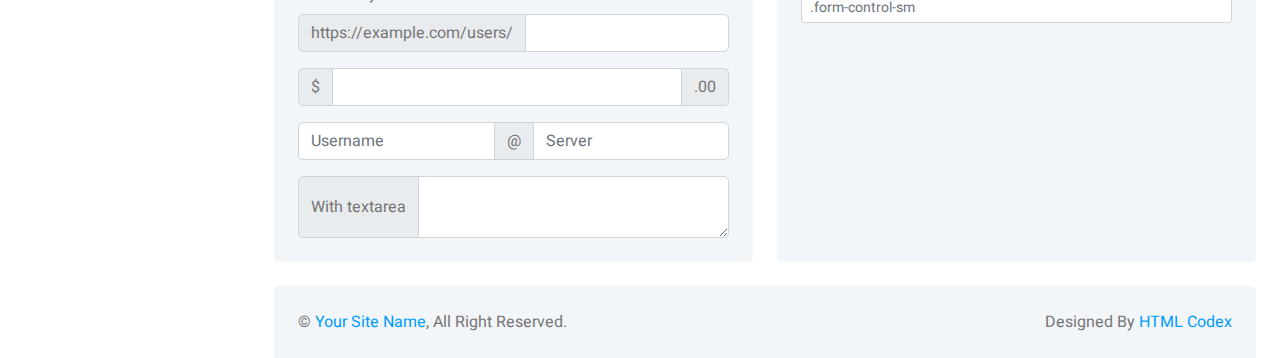
<file: Assets/Plantilla/Dashmin-1.0.0/form.html>
<!DOCTYPE html>
<html lang="en">

<head>
    <meta charset="utf-8">
    <title>DASHMIN - Bootstrap Admin Template</title>
    <meta content="width=device-width, initial-scale=1.0" name="viewport">
    <meta content="" name="keywords">
    <meta content="" name="description">

    <!-- Favicon -->
    <link href="img/favicon.ico" rel="icon">

    <!-- Google Web Fonts -->
    <link rel="preconnect" href="https://fonts.googleapis.com">
    <link rel="preconnect" href="https://fonts.gstatic.com" crossorigin>
    <link href="https://fonts.googleapis.com/css2?family=Heebo:wght@400;500;600;700&display=swap" rel="stylesheet">
    
    <!-- Icon Font Stylesheet -->
    <link href="https://cdnjs.cloudflare.com/ajax/libs/font-awesome/5.10.0/css/all.min.css" rel="stylesheet">
    <link href="https://cdn.jsdelivr.net/npm/bootstrap-icons@1.4.1/font/bootstrap-icons.css" rel="stylesheet">

    <!-- Libraries Stylesheet -->
    <link href="lib/owlcarousel/assets/owl.carousel.min.css" rel="stylesheet">
    <link href="lib/tempusdominus/css/tempusdominus-bootstrap-4.min.css" rel="stylesheet" />

    <!-- Customized Bootstrap Stylesheet -->
    <link href="css/bootstrap.min.css" rel="stylesheet">

    <!-- Template Stylesheet -->
    <link href="css/style.css" rel="stylesheet">
</head>

<body>
    <div class="container-xxl position-relative bg-white d-flex p-0">
        <!-- Spinner Start -->
        <div id="spinner" class="show bg-white position-fixed translate-middle w-100 vh-100 top-50 start-50 d-flex align-items-center justify-content-center">
            <div class="spinner-border text-primary" style="width: 3rem; height: 3rem;" role="status">
                <span class="sr-only">Loading...</span>
            </div>
        </div>
        <!-- Spinner End -->


        <!-- Sidebar Start -->
        <div class="sidebar pe-4 pb-3">
            <nav class="navbar bg-light navbar-light">
                <a href="index.html" class="navbar-brand mx-4 mb-3">
                    <h3 class="text-primary"><i class="fa fa-hashtag me-2"></i>DASHMIN</h3>
                </a>
                <div class="d-flex align-items-center ms-4 mb-4">
                    <div class="position-relative">
                        <img class="rounded-circle" src="img/user.jpg" alt="" style="width: 40px; height: 40px;">
                        <div class="bg-success rounded-circle border border-2 border-white position-absolute end-0 bottom-0 p-1"></div>
                    </div>
                    <div class="ms-3">
                        <h6 class="mb-0">Jhon Doe</h6>
                        <span>Admin</span>
                    </div>
                </div>
                <div class="navbar-nav w-100">
                    <a href="index.html" class="nav-item nav-link"><i class="fa fa-tachometer-alt me-2"></i>Dashboard</a>
                    <div class="nav-item dropdown">
                        <a href="#" class="nav-link dropdown-toggle" data-bs-toggle="dropdown"><i class="fa fa-laptop me-2"></i>Elements</a>
                        <div class="dropdown-menu bg-transparent border-0">
                            <a href="button.html" class="dropdown-item">Buttons</a>
                            <a href="typography.html" class="dropdown-item">Typography</a>
                            <a href="element.html" class="dropdown-item">Other Elements</a>
                        </div>
                    </div>
                    <a href="widget.html" class="nav-item nav-link"><i class="fa fa-th me-2"></i>Widgets</a>
                    <a href="form.html" class="nav-item nav-link active"><i class="fa fa-keyboard me-2"></i>Forms</a>
                    <a href="table.html" class="nav-item nav-link"><i class="fa fa-table me-2"></i>Tables</a>
                    <a href="chart.html" class="nav-item nav-link"><i class="fa fa-chart-bar me-2"></i>Charts</a>
                    <div class="nav-item dropdown">
                        <a href="#" class="nav-link dropdown-toggle" data-bs-toggle="dropdown"><i class="far fa-file-alt me-2"></i>Pages</a>
                        <div class="dropdown-menu bg-transparent border-0">
                            <a href="signin.html" class="dropdown-item">Sign In</a>
                            <a href="signup.html" class="dropdown-item">Sign Up</a>
                            <a href="404.html" class="dropdown-item">404 Error</a>
                            <a href="blank.html" class="dropdown-item">Blank Page</a>
                        </div>
                    </div>
                </div>
            </nav>
        </div>
        <!-- Sidebar End -->


        <!-- Content Start -->
        <div class="content">
            <!-- Navbar Start -->
            <nav class="navbar navbar-expand bg-light navbar-light sticky-top px-4 py-0">
                <a href="index.html" class="navbar-brand d-flex d-lg-none me-4">
                    <h2 class="text-primary mb-0"><i class="fa fa-hashtag"></i></h2>
                </a>
                <a href="#" class="sidebar-toggler flex-shrink-0">
                    <i class="fa fa-bars"></i>
                </a>
                <form class="d-none d-md-flex ms-4">
                    <input class="form-control border-0" type="search" placeholder="Search">
                </form>
                <div class="navbar-nav align-items-center ms-auto">
                    <div class="nav-item dropdown">
                        <a href="#" class="nav-link dropdown-toggle" data-bs-toggle="dropdown">
                            <i class="fa fa-envelope me-lg-2"></i>
                            <span class="d-none d-lg-inline-flex">Message</span>
                        </a>
                        <div class="dropdown-menu dropdown-menu-end bg-light border-0 rounded-0 rounded-bottom m-0">
                            <a href="#" class="dropdown-item">
                                <div class="d-flex align-items-center">
                                    <img class="rounded-circle" src="img/user.jpg" alt="" style="width: 40px; height: 40px;">
                                    <div class="ms-2">
                                        <h6 class="fw-normal mb-0">Jhon send you a message</h6>
                                        <small>15 minutes ago</small>
                                    </div>
                                </div>
                            </a>
                            <hr class="dropdown-divider">
                            <a href="#" class="dropdown-item">
                                <div class="d-flex align-items-center">
                                    <img class="rounded-circle" src="img/user.jpg" alt="" style="width: 40px; height: 40px;">
                                    <div class="ms-2">
                                        <h6 class="fw-normal mb-0">Jhon send you a message</h6>
                                        <small>15 minutes ago</small>
                                    </div>
                                </div>
                            </a>
                            <hr class="dropdown-divider">
                            <a href="#" class="dropdown-item">
                                <div class="d-flex align-items-center">
                                    <img class="rounded-circle" src="img/user.jpg" alt="" style="width: 40px; height: 40px;">
                                    <div class="ms-2">
                                        <h6 class="fw-normal mb-0">Jhon send you a message</h6>
                                        <small>15 minutes ago</small>
                                    </div>
                                </div>
                            </a>
                            <hr class="dropdown-divider">
                            <a href="#" class="dropdown-item text-center">See all message</a>
                        </div>
                    </div>
                    <div class="nav-item dropdown">
                        <a href="#" class="nav-link dropdown-toggle" data-bs-toggle="dropdown">
                            <i class="fa fa-bell me-lg-2"></i>
                            <span class="d-none d-lg-inline-flex">Notificatin</span>
                        </a>
                        <div class="dropdown-menu dropdown-menu-end bg-light border-0 rounded-0 rounded-bottom m-0">
                            <a href="#" class="dropdown-item">
                                <h6 class="fw-normal mb-0">Profile updated</h6>
                                <small>15 minutes ago</small>
                            </a>
                            <hr class="dropdown-divider">
                            <a href="#" class="dropdown-item">
                                <h6 class="fw-normal mb-0">New user added</h6>
                                <small>15 minutes ago</small>
                            </a>
                            <hr class="dropdown-divider">
                            <a href="#" class="dropdown-item">
                                <h6 class="fw-normal mb-0">Password changed</h6>
                                <small>15 minutes ago</small>
                            </a>
                            <hr class="dropdown-divider">
                            <a href="#" class="dropdown-item text-center">See all notifications</a>
                        </div>
                    </div>
                    <div class="nav-item dropdown">
                        <a href="#" class="nav-link dropdown-toggle" data-bs-toggle="dropdown">
                            <img class="rounded-circle me-lg-2" src="img/user.jpg" alt="" style="width: 40px; height: 40px;">
                            <span class="d-none d-lg-inline-flex">John Doe</span>
                        </a>
                        <div class="dropdown-menu dropdown-menu-end bg-light border-0 rounded-0 rounded-bottom m-0">
                            <a href="#" class="dropdown-item">My Profile</a>
                            <a href="#" class="dropdown-item">Settings</a>
                            <a href="#" class="dropdown-item">Log Out</a>
                        </div>
                    </div>
                </div>
            </nav>
            <!-- Navbar End -->


            <!-- Form Start -->
            <div class="container-fluid pt-4 px-4">
                <div class="row g-4">
                    <div class="col-sm-12 col-xl-6">
                        <div class="bg-light rounded h-100 p-4">
                            <h6 class="mb-4">Basic Form</h6>
                            <form>
                                <div class="mb-3">
                                    <label for="exampleInputEmail1" class="form-label">Email address</label>
                                    <input type="email" class="form-control" id="exampleInputEmail1"
                                        aria-describedby="emailHelp">
                                    <div id="emailHelp" class="form-text">We'll never share your email with anyone else.
                                    </div>
                                </div>
                                <div class="mb-3">
                                    <label for="exampleInputPassword1" class="form-label">Password</label>
                                    <input type="password" class="form-control" id="exampleInputPassword1">
                                </div>
                                <div class="mb-3 form-check">
                                    <input type="checkbox" class="form-check-input" id="exampleCheck1">
                                    <label class="form-check-label" for="exampleCheck1">Check me out</label>
                                </div>
                                <button type="submit" class="btn btn-primary">Sign in</button>
                            </form>
                        </div>
                    </div>
                    <div class="col-sm-12 col-xl-6">
                        <div class="bg-light rounded h-100 p-4">
                            <h6 class="mb-4">Horizontal Form</h6>
                            <form>
                                <div class="row mb-3">
                                    <label for="inputEmail3" class="col-sm-2 col-form-label">Email</label>
                                    <div class="col-sm-10">
                                        <input type="email" class="form-control" id="inputEmail3">
                                    </div>
                                </div>
                                <div class="row mb-3">
                                    <label for="inputPassword3" class="col-sm-2 col-form-label">Password</label>
                                    <div class="col-sm-10">
                                        <input type="password" class="form-control" id="inputPassword3">
                                    </div>
                                </div>
                                <fieldset class="row mb-3">
                                    <legend class="col-form-label col-sm-2 pt-0">Radios</legend>
                                    <div class="col-sm-10">
                                        <div class="form-check">
                                            <input class="form-check-input" type="radio" name="gridRadios"
                                                id="gridRadios1" value="option1" checked>
                                            <label class="form-check-label" for="gridRadios1">
                                                First radio
                                            </label>
                                        </div>
                                        <div class="form-check">
                                            <input class="form-check-input" type="radio" name="gridRadios"
                                                id="gridRadios2" value="option2">
                                            <label class="form-check-label" for="gridRadios2">
                                                Second radio
                                            </label>
                                        </div>
                                    </div>
                                </fieldset>
                                <div class="row mb-3">
                                    <legend class="col-form-label col-sm-2 pt-0">Checkbox</legend>
                                    <div class="col-sm-10">
                                        <div class="form-check">
                                            <input class="form-check-input" type="checkbox" id="gridCheck1">
                                            <label class="form-check-label" for="gridCheck1">
                                                Check me out
                                            </label>
                                        </div>
                                    </div>
                                </div>
                                <button type="submit" class="btn btn-primary">Sign in</button>
                            </form>
                        </div>
                    </div>
                    <div class="col-sm-12 col-xl-6">
                        <div class="bg-light rounded h-100 p-4">
                            <h6 class="mb-4">Floating Label</h6>
                            <div class="form-floating mb-3">
                                <input type="email" class="form-control" id="floatingInput"
                                    placeholder="name@example.com">
                                <label for="floatingInput">Email address</label>
                            </div>
                            <div class="form-floating mb-3">
                                <input type="password" class="form-control" id="floatingPassword"
                                    placeholder="Password">
                                <label for="floatingPassword">Password</label>
                            </div>
                            <div class="form-floating mb-3">
                                <select class="form-select" id="floatingSelect"
                                    aria-label="Floating label select example">
                                    <option selected>Open this select menu</option>
                                    <option value="1">One</option>
                                    <option value="2">Two</option>
                                    <option value="3">Three</option>
                                </select>
                                <label for="floatingSelect">Works with selects</label>
                            </div>
                            <div class="form-floating">
                                <textarea class="form-control" placeholder="Leave a comment here"
                                    id="floatingTextarea" style="height: 150px;"></textarea>
                                <label for="floatingTextarea">Comments</label>
                            </div>
                        </div>
                    </div>
                    <div class="col-sm-12 col-xl-6">
                        <div class="bg-light rounded h-100 p-4">
                            <h6 class="mb-4">File Input</h6>
                            <div class="mb-3">
                                <label for="formFile" class="form-label">Default file input example</label>
                                <input class="form-control" type="file" id="formFile">
                            </div>
                            <div class="mb-3">
                                <label for="formFileMultiple" class="form-label">Multiple files input example</label>
                                <input class="form-control" type="file" id="formFileMultiple" multiple>
                            </div>
                            <div class="mb-3">
                                <label for="formFileSm" class="form-label">Small file input example</label>
                                <input class="form-control form-control-sm" id="formFileSm" type="file">
                            </div>
                            <div>
                                <label for="formFileLg" class="form-label">Large file input example</label>
                                <input class="form-control form-control-lg" id="formFileLg" type="file">
                            </div>
                        </div>
                    </div>
                    <div class="col-sm-12 col-xl-6">
                        <div class="bg-light rounded h-100 p-4">
                            <h6 class="mb-4">Select</h6>
                            <select class="form-select form-select-sm mb-3" aria-label=".form-select-sm example">
                                <option selected>Open this select menu</option>
                                <option value="1">One</option>
                                <option value="2">Two</option>
                                <option value="3">Three</option>
                            </select>
                            <select class="form-select mb-3" aria-label="Default select example">
                                <option selected>Open this select menu</option>
                                <option value="1">One</option>
                                <option value="2">Two</option>
                                <option value="3">Three</option>
                            </select>
                            <select class="form-select form-select-lg mb-3" aria-label=".form-select-lg example">
                                <option selected>Open this select menu</option>
                                <option value="1">One</option>
                                <option value="2">Two</option>
                                <option value="3">Three</option>
                            </select>
                            <select class="form-select" multiple aria-label="multiple select example">
                                <option selected>Open this select menu</option>
                                <option value="1">One</option>
                                <option value="2">Two</option>
                                <option value="3">Three</option>
                            </select>
                        </div>
                    </div>
                    <div class="col-sm-12 col-xl-6">
                        <div class="bg-light rounded h-100 p-4">
                            <h6 class="mb-4">Check, Radio & Switch</h6>
                            <div class="form-check">
                                <input class="form-check-input" type="checkbox" value="" id="flexCheckDefault">
                                <label class="form-check-label" for="flexCheckDefault">
                                    Default checkbox
                                </label>
                            </div>
                            <div class="form-check">
                                <input class="form-check-input" type="checkbox" value="" id="flexCheckChecked" checked>
                                <label class="form-check-label" for="flexCheckChecked">
                                    Checked checkbox
                                </label>
                            </div>
                            <div class="form-check form-check-inline">
                                <input class="form-check-input" type="checkbox" id="inlineCheckbox1" value="option1">
                                <label class="form-check-label" for="inlineCheckbox1">1</label>
                            </div>
                            <div class="form-check form-check-inline">
                                <input class="form-check-input" type="checkbox" id="inlineCheckbox2" value="option2">
                                <label class="form-check-label" for="inlineCheckbox2">2</label>
                            </div>
                            <div class="form-check form-check-inline">
                                <input class="form-check-input" type="checkbox" id="inlineCheckbox3" value="option3"
                                    disabled>
                                <label class="form-check-label" for="inlineCheckbox3">3 (disabled)</label>
                            </div>
                            <hr>
                            <div class="form-check">
                                <input class="form-check-input" type="radio" name="flexRadioDefault"
                                    id="flexRadioDefault1">
                                <label class="form-check-label" for="flexRadioDefault1">
                                    Default radio
                                </label>
                            </div>
                            <div class="form-check">
                                <input class="form-check-input" type="radio" name="flexRadioDefault"
                                    id="flexRadioDefault2" checked>
                                <label class="form-check-label" for="flexRadioDefault2">
                                    Default checked radio
                                </label>
                            </div>
                            <div class="form-check form-check-inline">
                                <input class="form-check-input" type="radio" name="inlineRadioOptions" id="inlineRadio1"
                                    value="option1">
                                <label class="form-check-label" for="inlineRadio1">1</label>
                            </div>
                            <div class="form-check form-check-inline">
                                <input class="form-check-input" type="radio" name="inlineRadioOptions" id="inlineRadio2"
                                    value="option2">
                                <label class="form-check-label" for="inlineRadio2">2</label>
                            </div>
                            <div class="form-check form-check-inline">
                                <input class="form-check-input" type="radio" name="inlineRadioOptions" id="inlineRadio3"
                                    value="option3" disabled>
                                <label class="form-check-label" for="inlineRadio3">3 (disabled)</label>
                            </div>
                            <hr>
                            <div class="form-check form-switch">
                                <input class="form-check-input" type="checkbox" role="switch"
                                    id="flexSwitchCheckDefault">
                                <label class="form-check-label" for="flexSwitchCheckDefault">Default switch checkbox
                                    input</label>
                            </div>
                            <div class="form-check form-switch">
                                <input class="form-check-input" type="checkbox" role="switch"
                                    id="flexSwitchCheckChecked" checked>
                                <label class="form-check-label" for="flexSwitchCheckChecked">Checked switch checkbox
                                    input</label>
                            </div>
                            <div class="form-check form-switch">
                                <input class="form-check-input" type="checkbox" role="switch"
                                    id="flexSwitchCheckDisabled" disabled>
                                <label class="form-check-label" for="flexSwitchCheckDisabled">Disabled switch checkbox
                                    input</label>
                            </div>
                            <div class="form-check form-switch">
                                <input class="form-check-input" type="checkbox" role="switch"
                                    id="flexSwitchCheckCheckedDisabled" checked disabled>
                                <label class="form-check-label" for="flexSwitchCheckCheckedDisabled">Disabled checked
                                    switch checkbox input</label>
                            </div>
                        </div>
                    </div>
                    <div class="col-sm-12 col-xl-6">
                        <div class="bg-light rounded h-100 p-4">
                            <h6 class="mb-4">Input Group</h6>
                            <div class="input-group mb-3">
                                <span class="input-group-text" id="basic-addon1">@</span>
                                <input type="text" class="form-control" placeholder="Username" aria-label="Username"
                                    aria-describedby="basic-addon1">
                            </div>
                            <div class="input-group mb-3">
                                <input type="text" class="form-control" placeholder="Recipient's username"
                                    aria-label="Recipient's username" aria-describedby="basic-addon2">
                                <span class="input-group-text" id="basic-addon2">@example.com</span>
                            </div>
                            <label for="basic-url" class="form-label">Your vanity URL</label>
                            <div class="input-group mb-3">
                                <span class="input-group-text" id="basic-addon3">https://example.com/users/</span>
                                <input type="text" class="form-control" id="basic-url" aria-describedby="basic-addon3">
                            </div>
                            <div class="input-group mb-3">
                                <span class="input-group-text">$</span>
                                <input type="text" class="form-control" aria-label="Amount (to the nearest dollar)">
                                <span class="input-group-text">.00</span>
                            </div>
                            <div class="input-group mb-3">
                                <input type="text" class="form-control" placeholder="Username" aria-label="Username">
                                <span class="input-group-text">@</span>
                                <input type="text" class="form-control" placeholder="Server" aria-label="Server">
                            </div>
                            <div class="input-group">
                                <span class="input-group-text">With textarea</span>
                                <textarea class="form-control" aria-label="With textarea"></textarea>
                            </div>
                        </div>
                    </div>
                    <div class="col-sm-12 col-xl-6">
                        <div class="bg-light rounded h-100 p-4">
                            <h6 class="mb-4">Sizing</h6>
                            <input class="form-control form-control-lg mb-3" type="text" placeholder=".form-control-lg"
                                aria-label=".form-control-lg example">
                            <input class="form-control mb-3" type="text" placeholder="Default input"
                                aria-label="default input example">
                            <input class="form-control form-control-sm" type="text" placeholder=".form-control-sm"
                                aria-label=".form-control-sm example">
                        </div>
                    </div>
                </div>
            </div>
            <!-- Form End -->


            <!-- Footer Start -->
            <div class="container-fluid pt-4 px-4">
                <div class="bg-light rounded-top p-4">
                    <div class="row">
                        <div class="col-12 col-sm-6 text-center text-sm-start">
                            &copy; <a href="#">Your Site Name</a>, All Right Reserved. 
                        </div>
                        <div class="col-12 col-sm-6 text-center text-sm-end">
                            <!--/*** This template is free as long as you keep the footer author’s credit link/attribution link/backlink. If you'd like to use the template without the footer author’s credit link/attribution link/backlink, you can purchase the Credit Removal License from "https://htmlcodex.com/credit-removal". Thank you for your support. ***/-->
                            Designed By <a href="https://htmlcodex.com">HTML Codex</a>
                        </div>
                    </div>
                </div>
            </div>
            <!-- Footer End -->
        </div>
        <!-- Content End -->


        <!-- Back to Top -->
        <a href="#" class="btn btn-lg btn-primary btn-lg-square back-to-top"><i class="bi bi-arrow-up"></i></a>
    </div>

    <!-- JavaScript Libraries -->
    <script src="https://code.jquery.com/jquery-3.4.1.min.js"></script>
    <script src="https://cdn.jsdelivr.net/npm/bootstrap@5.0.0/dist/js/bootstrap.bundle.min.js"></script>
    <script src="lib/chart/chart.min.js"></script>
    <script src="lib/easing/easing.min.js"></script>
    <script src="lib/waypoints/waypoints.min.js"></script>
    <script src="lib/owlcarousel/owl.carousel.min.js"></script>
    <script src="lib/tempusdominus/js/moment.min.js"></script>
    <script src="lib/tempusdominus/js/moment-timezone.min.js"></script>
    <script src="lib/tempusdominus/js/tempusdominus-bootstrap-4.min.js"></script>

    <!-- Template Javascript -->
    <script src="js/main.js"></script>
</body>

</html>
</file>
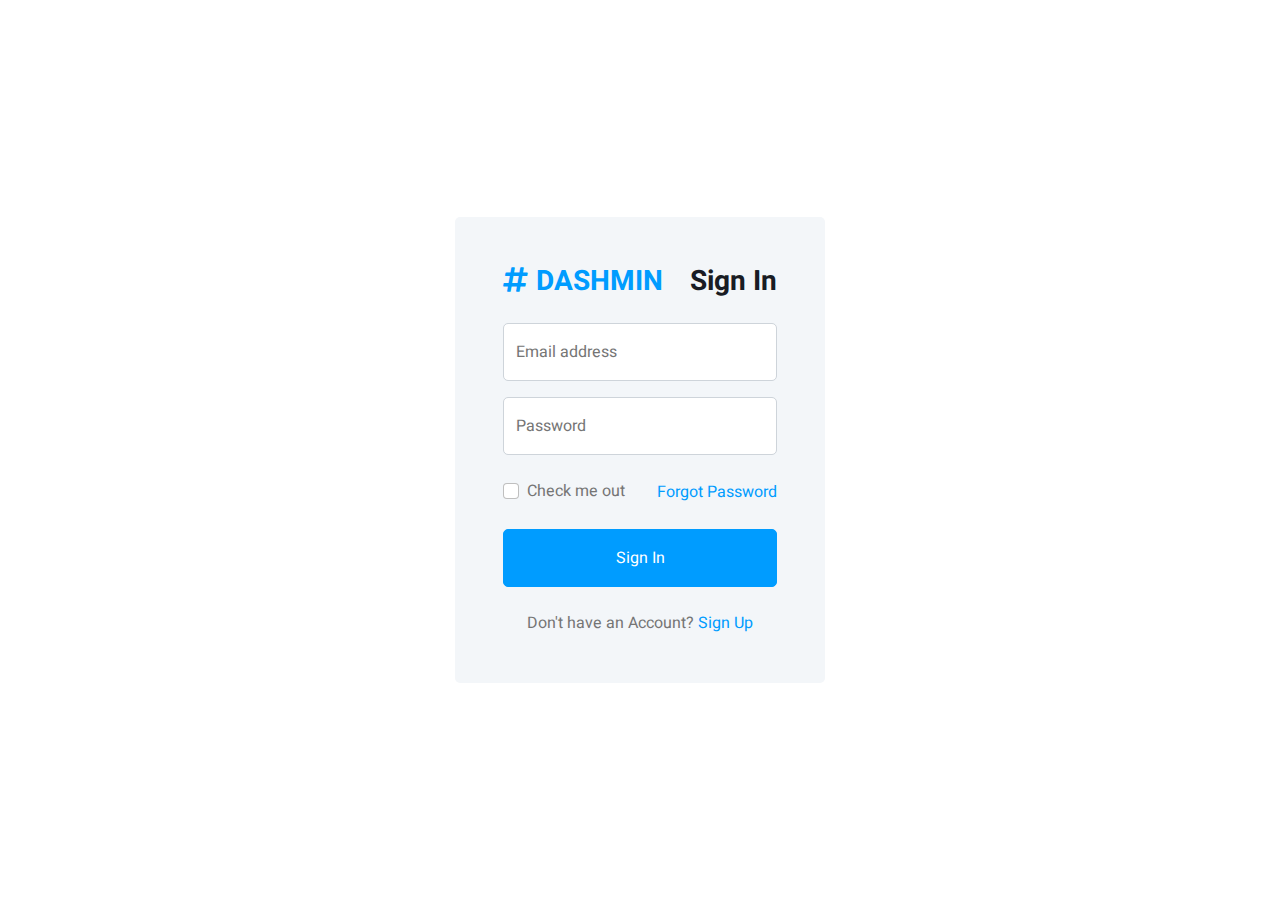
<file: Assets/Plantilla/Dashmin-1.0.0/signin.html>
<!DOCTYPE html>
<html lang="en">

<head>
    <meta charset="utf-8">
    <title>DASHMIN - Bootstrap Admin Template</title>
    <meta content="width=device-width, initial-scale=1.0" name="viewport">
    <meta content="" name="keywords">
    <meta content="" name="description">

    <!-- Favicon -->
    <link href="img/favicon.ico" rel="icon">

    <!-- Google Web Fonts -->
    <link rel="preconnect" href="https://fonts.googleapis.com">
    <link rel="preconnect" href="https://fonts.gstatic.com" crossorigin>
    <link href="https://fonts.googleapis.com/css2?family=Heebo:wght@400;500;600;700&display=swap" rel="stylesheet">
    
    <!-- Icon Font Stylesheet -->
    <link href="https://cdnjs.cloudflare.com/ajax/libs/font-awesome/5.10.0/css/all.min.css" rel="stylesheet">
    <link href="https://cdn.jsdelivr.net/npm/bootstrap-icons@1.4.1/font/bootstrap-icons.css" rel="stylesheet">

    <!-- Libraries Stylesheet -->
    <link href="lib/owlcarousel/assets/owl.carousel.min.css" rel="stylesheet">
    <link href="lib/tempusdominus/css/tempusdominus-bootstrap-4.min.css" rel="stylesheet" />

    <!-- Customized Bootstrap Stylesheet -->
    <link href="css/bootstrap.min.css" rel="stylesheet">

    <!-- Template Stylesheet -->
    <link href="css/style.css" rel="stylesheet">
</head>

<body>
    <div class="container-xxl position-relative bg-white d-flex p-0">
        <!-- Spinner Start -->
        <div id="spinner" class="show bg-white position-fixed translate-middle w-100 vh-100 top-50 start-50 d-flex align-items-center justify-content-center">
            <div class="spinner-border text-primary" style="width: 3rem; height: 3rem;" role="status">
                <span class="sr-only">Loading...</span>
            </div>
        </div>
        <!-- Spinner End -->


        <!-- Sign In Start -->
        <div class="container-fluid">
            <div class="row h-100 align-items-center justify-content-center" style="min-height: 100vh;">
                <div class="col-12 col-sm-8 col-md-6 col-lg-5 col-xl-4">
                    <div class="bg-light rounded p-4 p-sm-5 my-4 mx-3">
                        <div class="d-flex align-items-center justify-content-between mb-3">
                            <a href="index.html" class="">
                                <h3 class="text-primary"><i class="fa fa-hashtag me-2"></i>DASHMIN</h3>
                            </a>
                            <h3>Sign In</h3>
                        </div>
                        <div class="form-floating mb-3">
                            <input type="email" class="form-control" id="floatingInput" placeholder="name@example.com">
                            <label for="floatingInput">Email address</label>
                        </div>
                        <div class="form-floating mb-4">
                            <input type="password" class="form-control" id="floatingPassword" placeholder="Password">
                            <label for="floatingPassword">Password</label>
                        </div>
                        <div class="d-flex align-items-center justify-content-between mb-4">
                            <div class="form-check">
                                <input type="checkbox" class="form-check-input" id="exampleCheck1">
                                <label class="form-check-label" for="exampleCheck1">Check me out</label>
                            </div>
                            <a href="">Forgot Password</a>
                        </div>
                        <button type="submit" class="btn btn-primary py-3 w-100 mb-4">Sign In</button>
                        <p class="text-center mb-0">Don't have an Account? <a href="">Sign Up</a></p>
                    </div>
                </div>
            </div>
        </div>
        <!-- Sign In End -->
    </div>

    <!-- JavaScript Libraries -->
    <script src="https://code.jquery.com/jquery-3.4.1.min.js"></script>
    <script src="https://cdn.jsdelivr.net/npm/bootstrap@5.0.0/dist/js/bootstrap.bundle.min.js"></script>
    <script src="lib/chart/chart.min.js"></script>
    <script src="lib/easing/easing.min.js"></script>
    <script src="lib/waypoints/waypoints.min.js"></script>
    <script src="lib/owlcarousel/owl.carousel.min.js"></script>
    <script src="lib/tempusdominus/js/moment.min.js"></script>
    <script src="lib/tempusdominus/js/moment-timezone.min.js"></script>
    <script src="lib/tempusdominus/js/tempusdominus-bootstrap-4.min.js"></script>

    <!-- Template Javascript -->
    <script src="js/main.js"></script>
</body>

</html>
</file>
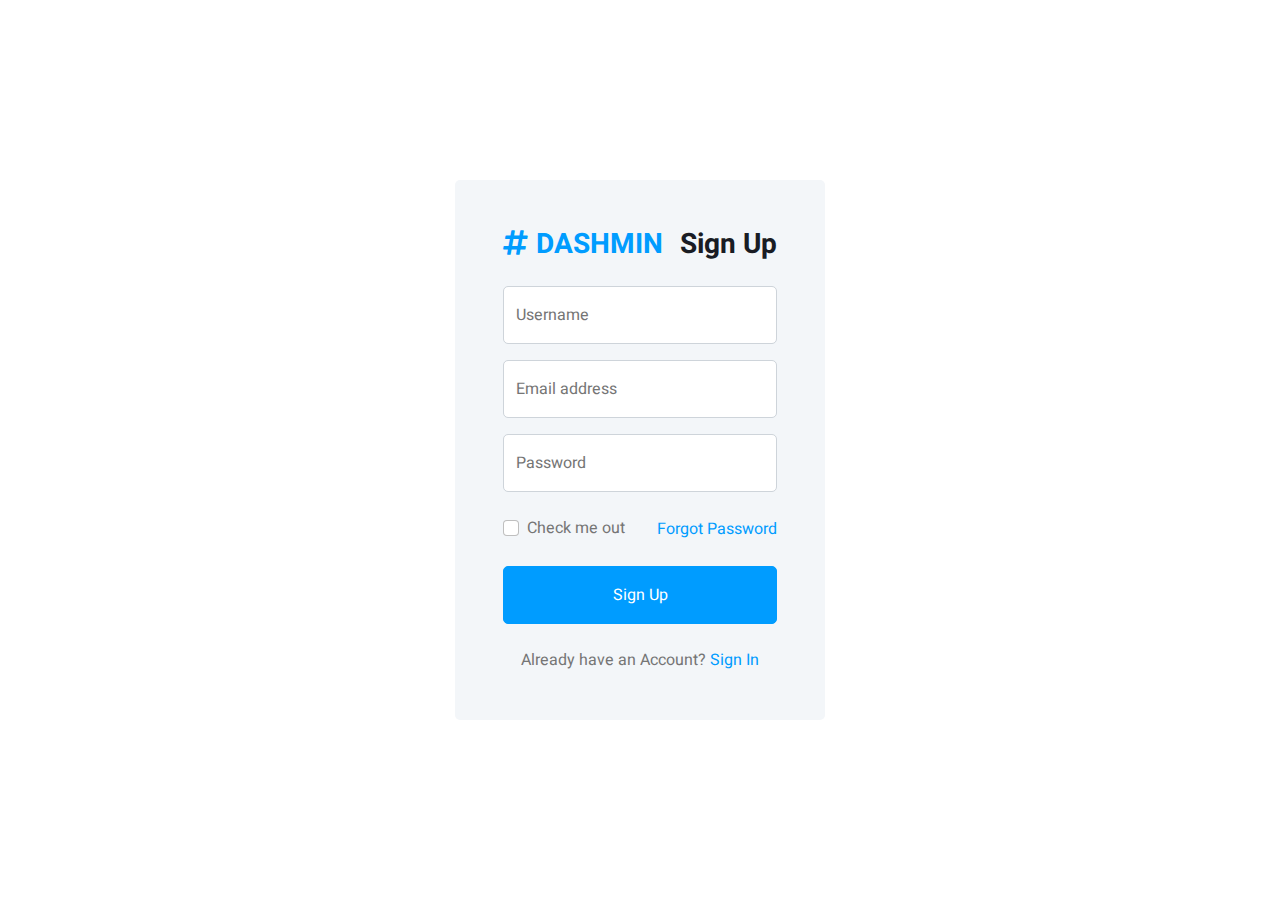
<file: Assets/Plantilla/Dashmin-1.0.0/signup.html>
<!DOCTYPE html>
<html lang="en">

<head>
    <meta charset="utf-8">
    <title>DASHMIN - Bootstrap Admin Template</title>
    <meta content="width=device-width, initial-scale=1.0" name="viewport">
    <meta content="" name="keywords">
    <meta content="" name="description">

    <!-- Favicon -->
    <link href="img/favicon.ico" rel="icon">

    <!-- Google Web Fonts -->
    <link rel="preconnect" href="https://fonts.googleapis.com">
    <link rel="preconnect" href="https://fonts.gstatic.com" crossorigin>
    <link href="https://fonts.googleapis.com/css2?family=Heebo:wght@400;500;600;700&display=swap" rel="stylesheet">
    
    <!-- Icon Font Stylesheet -->
    <link href="https://cdnjs.cloudflare.com/ajax/libs/font-awesome/5.10.0/css/all.min.css" rel="stylesheet">
    <link href="https://cdn.jsdelivr.net/npm/bootstrap-icons@1.4.1/font/bootstrap-icons.css" rel="stylesheet">

    <!-- Libraries Stylesheet -->
    <link href="lib/owlcarousel/assets/owl.carousel.min.css" rel="stylesheet">
    <link href="lib/tempusdominus/css/tempusdominus-bootstrap-4.min.css" rel="stylesheet" />

    <!-- Customized Bootstrap Stylesheet -->
    <link href="css/bootstrap.min.css" rel="stylesheet">

    <!-- Template Stylesheet -->
    <link href="css/style.css" rel="stylesheet">
</head>

<body>
    <div class="container-xxl position-relative bg-white d-flex p-0">
        <!-- Spinner Start -->
        <div id="spinner" class="show bg-white position-fixed translate-middle w-100 vh-100 top-50 start-50 d-flex align-items-center justify-content-center">
            <div class="spinner-border text-primary" style="width: 3rem; height: 3rem;" role="status">
                <span class="sr-only">Loading...</span>
            </div>
        </div>
        <!-- Spinner End -->


        <!-- Sign Up Start -->
        <div class="container-fluid">
            <div class="row h-100 align-items-center justify-content-center" style="min-height: 100vh;">
                <div class="col-12 col-sm-8 col-md-6 col-lg-5 col-xl-4">
                    <div class="bg-light rounded p-4 p-sm-5 my-4 mx-3">
                        <div class="d-flex align-items-center justify-content-between mb-3">
                            <a href="index.html" class="">
                                <h3 class="text-primary"><i class="fa fa-hashtag me-2"></i>DASHMIN</h3>
                            </a>
                            <h3>Sign Up</h3>
                        </div>
                        <div class="form-floating mb-3">
                            <input type="text" class="form-control" id="floatingText" placeholder="jhondoe">
                            <label for="floatingText">Username</label>
                        </div>
                        <div class="form-floating mb-3">
                            <input type="email" class="form-control" id="floatingInput" placeholder="name@example.com">
                            <label for="floatingInput">Email address</label>
                        </div>
                        <div class="form-floating mb-4">
                            <input type="password" class="form-control" id="floatingPassword" placeholder="Password">
                            <label for="floatingPassword">Password</label>
                        </div>
                        <div class="d-flex align-items-center justify-content-between mb-4">
                            <div class="form-check">
                                <input type="checkbox" class="form-check-input" id="exampleCheck1">
                                <label class="form-check-label" for="exampleCheck1">Check me out</label>
                            </div>
                            <a href="">Forgot Password</a>
                        </div>
                        <button type="submit" class="btn btn-primary py-3 w-100 mb-4">Sign Up</button>
                        <p class="text-center mb-0">Already have an Account? <a href="">Sign In</a></p>
                    </div>
                </div>
            </div>
        </div>
        <!-- Sign Up End -->
    </div>

    <!-- JavaScript Libraries -->
    <script src="https://code.jquery.com/jquery-3.4.1.min.js"></script>
    <script src="https://cdn.jsdelivr.net/npm/bootstrap@5.0.0/dist/js/bootstrap.bundle.min.js"></script>
    <script src="lib/chart/chart.min.js"></script>
    <script src="lib/easing/easing.min.js"></script>
    <script src="lib/waypoints/waypoints.min.js"></script>
    <script src="lib/owlcarousel/owl.carousel.min.js"></script>
    <script src="lib/tempusdominus/js/moment.min.js"></script>
    <script src="lib/tempusdominus/js/moment-timezone.min.js"></script>
    <script src="lib/tempusdominus/js/tempusdominus-bootstrap-4.min.js"></script>

    <!-- Template Javascript -->
    <script src="js/main.js"></script>
</body>

</html>
</file>
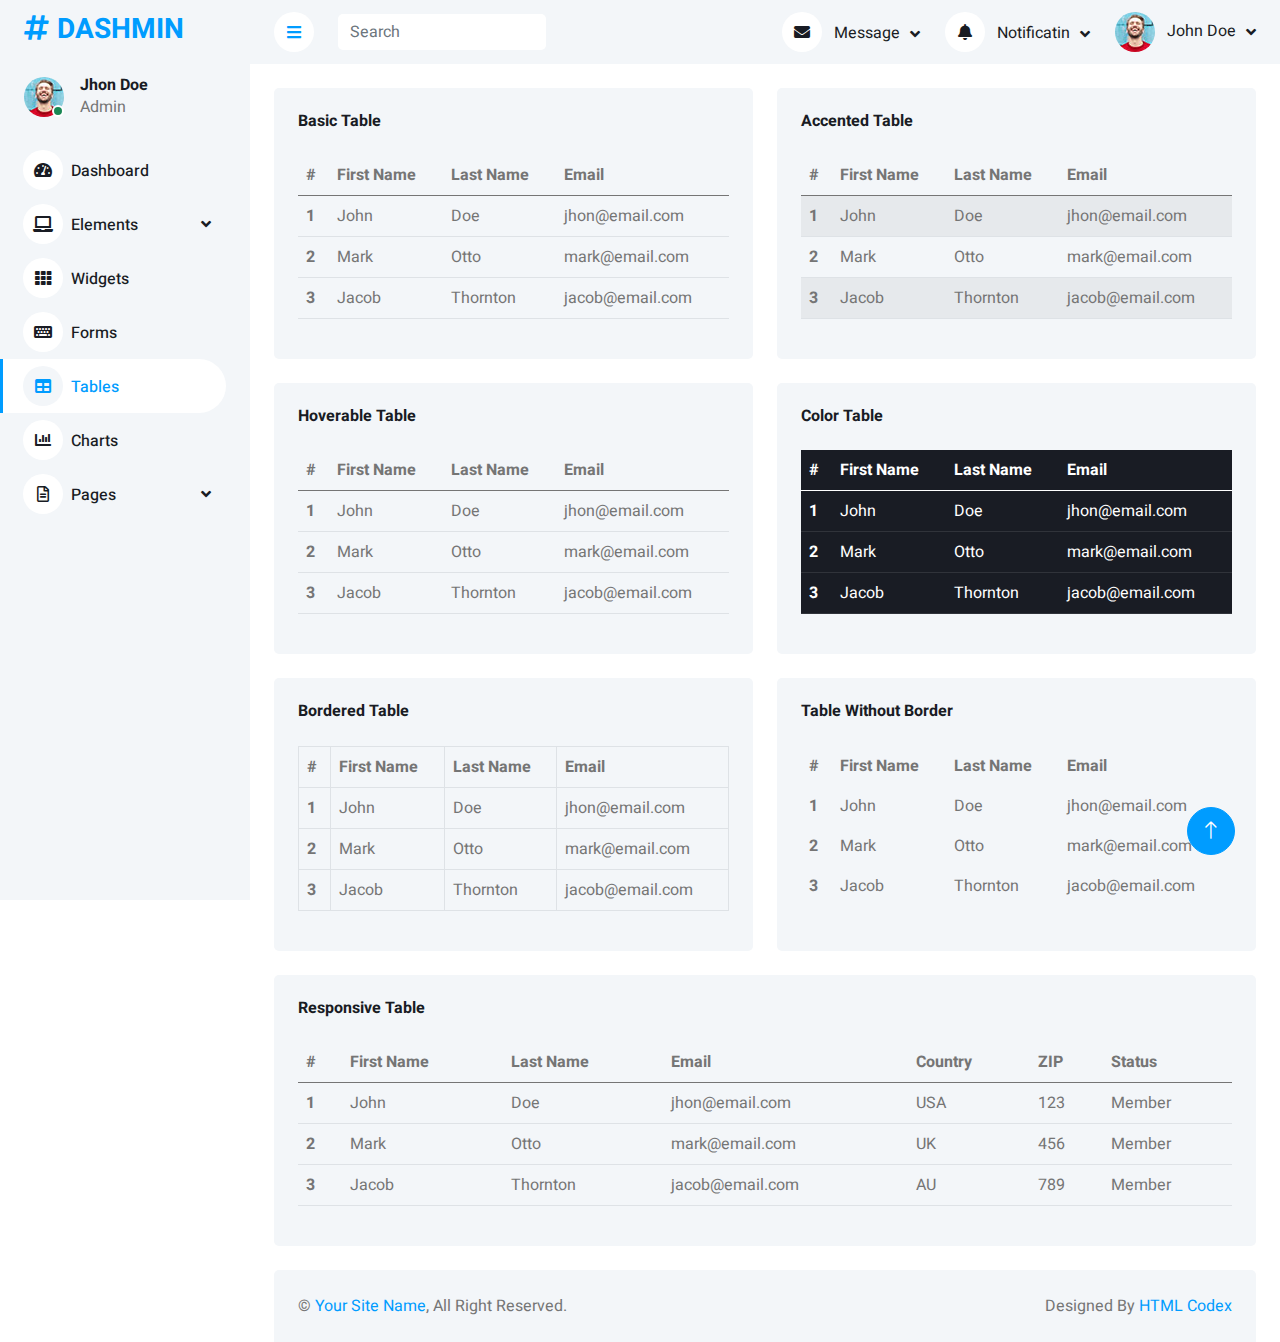
<file: Assets/Plantilla/Dashmin-1.0.0/table.html>
<!DOCTYPE html>
<html lang="en">

<head>
    <meta charset="utf-8">
    <title>DASHMIN - Bootstrap Admin Template</title>
    <meta content="width=device-width, initial-scale=1.0" name="viewport">
    <meta content="" name="keywords">
    <meta content="" name="description">

    <!-- Favicon -->
    <link href="img/favicon.ico" rel="icon">

    <!-- Google Web Fonts -->
    <link rel="preconnect" href="https://fonts.googleapis.com">
    <link rel="preconnect" href="https://fonts.gstatic.com" crossorigin>
    <link href="https://fonts.googleapis.com/css2?family=Heebo:wght@400;500;600;700&display=swap" rel="stylesheet">
    
    <!-- Icon Font Stylesheet -->
    <link href="https://cdnjs.cloudflare.com/ajax/libs/font-awesome/5.10.0/css/all.min.css" rel="stylesheet">
    <link href="https://cdn.jsdelivr.net/npm/bootstrap-icons@1.4.1/font/bootstrap-icons.css" rel="stylesheet">

    <!-- Libraries Stylesheet -->
    <link href="lib/owlcarousel/assets/owl.carousel.min.css" rel="stylesheet">
    <link href="lib/tempusdominus/css/tempusdominus-bootstrap-4.min.css" rel="stylesheet" />

    <!-- Customized Bootstrap Stylesheet -->
    <link href="css/bootstrap.min.css" rel="stylesheet">

    <!-- Template Stylesheet -->
    <link href="css/style.css" rel="stylesheet">
</head>

<body>
    <div class="container-xxl position-relative bg-white d-flex p-0">
        <!-- Spinner Start -->
        <div id="spinner" class="show bg-white position-fixed translate-middle w-100 vh-100 top-50 start-50 d-flex align-items-center justify-content-center">
            <div class="spinner-border text-primary" style="width: 3rem; height: 3rem;" role="status">
                <span class="sr-only">Loading...</span>
            </div>
        </div>
        <!-- Spinner End -->


        <!-- Sidebar Start -->
        <div class="sidebar pe-4 pb-3">
            <nav class="navbar bg-light navbar-light">
                <a href="index.html" class="navbar-brand mx-4 mb-3">
                    <h3 class="text-primary"><i class="fa fa-hashtag me-2"></i>DASHMIN</h3>
                </a>
                <div class="d-flex align-items-center ms-4 mb-4">
                    <div class="position-relative">
                        <img class="rounded-circle" src="img/user.jpg" alt="" style="width: 40px; height: 40px;">
                        <div class="bg-success rounded-circle border border-2 border-white position-absolute end-0 bottom-0 p-1"></div>
                    </div>
                    <div class="ms-3">
                        <h6 class="mb-0">Jhon Doe</h6>
                        <span>Admin</span>
                    </div>
                </div>
                <div class="navbar-nav w-100">
                    <a href="index.html" class="nav-item nav-link"><i class="fa fa-tachometer-alt me-2"></i>Dashboard</a>
                    <div class="nav-item dropdown">
                        <a href="#" class="nav-link dropdown-toggle" data-bs-toggle="dropdown"><i class="fa fa-laptop me-2"></i>Elements</a>
                        <div class="dropdown-menu bg-transparent border-0">
                            <a href="button.html" class="dropdown-item">Buttons</a>
                            <a href="typography.html" class="dropdown-item">Typography</a>
                            <a href="element.html" class="dropdown-item">Other Elements</a>
                        </div>
                    </div>
                    <a href="widget.html" class="nav-item nav-link"><i class="fa fa-th me-2"></i>Widgets</a>
                    <a href="form.html" class="nav-item nav-link"><i class="fa fa-keyboard me-2"></i>Forms</a>
                    <a href="table.html" class="nav-item nav-link active"><i class="fa fa-table me-2"></i>Tables</a>
                    <a href="chart.html" class="nav-item nav-link"><i class="fa fa-chart-bar me-2"></i>Charts</a>
                    <div class="nav-item dropdown">
                        <a href="#" class="nav-link dropdown-toggle" data-bs-toggle="dropdown"><i class="far fa-file-alt me-2"></i>Pages</a>
                        <div class="dropdown-menu bg-transparent border-0">
                            <a href="signin.html" class="dropdown-item">Sign In</a>
                            <a href="signup.html" class="dropdown-item">Sign Up</a>
                            <a href="404.html" class="dropdown-item">404 Error</a>
                            <a href="blank.html" class="dropdown-item">Blank Page</a>
                        </div>
                    </div>
                </div>
            </nav>
        </div>
        <!-- Sidebar End -->


        <!-- Content Start -->
        <div class="content">
            <!-- Navbar Start -->
            <nav class="navbar navbar-expand bg-light navbar-light sticky-top px-4 py-0">
                <a href="index.html" class="navbar-brand d-flex d-lg-none me-4">
                    <h2 class="text-primary mb-0"><i class="fa fa-hashtag"></i></h2>
                </a>
                <a href="#" class="sidebar-toggler flex-shrink-0">
                    <i class="fa fa-bars"></i>
                </a>
                <form class="d-none d-md-flex ms-4">
                    <input class="form-control border-0" type="search" placeholder="Search">
                </form>
                <div class="navbar-nav align-items-center ms-auto">
                    <div class="nav-item dropdown">
                        <a href="#" class="nav-link dropdown-toggle" data-bs-toggle="dropdown">
                            <i class="fa fa-envelope me-lg-2"></i>
                            <span class="d-none d-lg-inline-flex">Message</span>
                        </a>
                        <div class="dropdown-menu dropdown-menu-end bg-light border-0 rounded-0 rounded-bottom m-0">
                            <a href="#" class="dropdown-item">
                                <div class="d-flex align-items-center">
                                    <img class="rounded-circle" src="img/user.jpg" alt="" style="width: 40px; height: 40px;">
                                    <div class="ms-2">
                                        <h6 class="fw-normal mb-0">Jhon send you a message</h6>
                                        <small>15 minutes ago</small>
                                    </div>
                                </div>
                            </a>
                            <hr class="dropdown-divider">
                            <a href="#" class="dropdown-item">
                                <div class="d-flex align-items-center">
                                    <img class="rounded-circle" src="img/user.jpg" alt="" style="width: 40px; height: 40px;">
                                    <div class="ms-2">
                                        <h6 class="fw-normal mb-0">Jhon send you a message</h6>
                                        <small>15 minutes ago</small>
                                    </div>
                                </div>
                            </a>
                            <hr class="dropdown-divider">
                            <a href="#" class="dropdown-item">
                                <div class="d-flex align-items-center">
                                    <img class="rounded-circle" src="img/user.jpg" alt="" style="width: 40px; height: 40px;">
                                    <div class="ms-2">
                                        <h6 class="fw-normal mb-0">Jhon send you a message</h6>
                                        <small>15 minutes ago</small>
                                    </div>
                                </div>
                            </a>
                            <hr class="dropdown-divider">
                            <a href="#" class="dropdown-item text-center">See all message</a>
                        </div>
                    </div>
                    <div class="nav-item dropdown">
                        <a href="#" class="nav-link dropdown-toggle" data-bs-toggle="dropdown">
                            <i class="fa fa-bell me-lg-2"></i>
                            <span class="d-none d-lg-inline-flex">Notificatin</span>
                        </a>
                        <div class="dropdown-menu dropdown-menu-end bg-light border-0 rounded-0 rounded-bottom m-0">
                            <a href="#" class="dropdown-item">
                                <h6 class="fw-normal mb-0">Profile updated</h6>
                                <small>15 minutes ago</small>
                            </a>
                            <hr class="dropdown-divider">
                            <a href="#" class="dropdown-item">
                                <h6 class="fw-normal mb-0">New user added</h6>
                                <small>15 minutes ago</small>
                            </a>
                            <hr class="dropdown-divider">
                            <a href="#" class="dropdown-item">
                                <h6 class="fw-normal mb-0">Password changed</h6>
                                <small>15 minutes ago</small>
                            </a>
                            <hr class="dropdown-divider">
                            <a href="#" class="dropdown-item text-center">See all notifications</a>
                        </div>
                    </div>
                    <div class="nav-item dropdown">
                        <a href="#" class="nav-link dropdown-toggle" data-bs-toggle="dropdown">
                            <img class="rounded-circle me-lg-2" src="img/user.jpg" alt="" style="width: 40px; height: 40px;">
                            <span class="d-none d-lg-inline-flex">John Doe</span>
                        </a>
                        <div class="dropdown-menu dropdown-menu-end bg-light border-0 rounded-0 rounded-bottom m-0">
                            <a href="#" class="dropdown-item">My Profile</a>
                            <a href="#" class="dropdown-item">Settings</a>
                            <a href="#" class="dropdown-item">Log Out</a>
                        </div>
                    </div>
                </div>
            </nav>
            <!-- Navbar End -->


            <!-- Table Start -->
            <div class="container-fluid pt-4 px-4">
                <div class="row g-4">
                    <div class="col-sm-12 col-xl-6">
                        <div class="bg-light rounded h-100 p-4">
                            <h6 class="mb-4">Basic Table</h6>
                            <table class="table">
                                <thead>
                                    <tr>
                                        <th scope="col">#</th>
                                        <th scope="col">First Name</th>
                                        <th scope="col">Last Name</th>
                                        <th scope="col">Email</th>
                                    </tr>
                                </thead>
                                <tbody>
                                    <tr>
                                        <th scope="row">1</th>
                                        <td>John</td>
                                        <td>Doe</td>
                                        <td>jhon@email.com</td>
                                    </tr>
                                    <tr>
                                        <th scope="row">2</th>
                                        <td>Mark</td>
                                        <td>Otto</td>
                                        <td>mark@email.com</td>
                                    </tr>
                                    <tr>
                                        <th scope="row">3</th>
                                        <td>Jacob</td>
                                        <td>Thornton</td>
                                        <td>jacob@email.com</td>
                                    </tr>
                                </tbody>
                            </table>
                        </div>
                    </div>
                    <div class="col-sm-12 col-xl-6">
                        <div class="bg-light rounded h-100 p-4">
                            <h6 class="mb-4">Accented Table</h6>
                            <table class="table table-striped">
                                <thead>
                                    <tr>
                                        <th scope="col">#</th>
                                        <th scope="col">First Name</th>
                                        <th scope="col">Last Name</th>
                                        <th scope="col">Email</th>
                                    </tr>
                                </thead>
                                <tbody>
                                    <tr>
                                        <th scope="row">1</th>
                                        <td>John</td>
                                        <td>Doe</td>
                                        <td>jhon@email.com</td>
                                    </tr>
                                    <tr>
                                        <th scope="row">2</th>
                                        <td>Mark</td>
                                        <td>Otto</td>
                                        <td>mark@email.com</td>
                                    </tr>
                                    <tr>
                                        <th scope="row">3</th>
                                        <td>Jacob</td>
                                        <td>Thornton</td>
                                        <td>jacob@email.com</td>
                                    </tr>
                                </tbody>
                            </table>
                        </div>
                    </div>
                    <div class="col-sm-12 col-xl-6">
                        <div class="bg-light rounded h-100 p-4">
                            <h6 class="mb-4">Hoverable Table</h6>
                            <table class="table table-hover">
                                <thead>
                                    <tr>
                                        <th scope="col">#</th>
                                        <th scope="col">First Name</th>
                                        <th scope="col">Last Name</th>
                                        <th scope="col">Email</th>
                                    </tr>
                                </thead>
                                <tbody>
                                    <tr>
                                        <th scope="row">1</th>
                                        <td>John</td>
                                        <td>Doe</td>
                                        <td>jhon@email.com</td>
                                    </tr>
                                    <tr>
                                        <th scope="row">2</th>
                                        <td>Mark</td>
                                        <td>Otto</td>
                                        <td>mark@email.com</td>
                                    </tr>
                                    <tr>
                                        <th scope="row">3</th>
                                        <td>Jacob</td>
                                        <td>Thornton</td>
                                        <td>jacob@email.com</td>
                                    </tr>
                                </tbody>
                            </table>
                        </div>
                    </div>
                    <div class="col-sm-12 col-xl-6">
                        <div class="bg-light rounded h-100 p-4">
                            <h6 class="mb-4">Color Table</h6>
                            <table class="table table-dark">
                                <thead>
                                    <tr>
                                        <th scope="col">#</th>
                                        <th scope="col">First Name</th>
                                        <th scope="col">Last Name</th>
                                        <th scope="col">Email</th>
                                    </tr>
                                </thead>
                                <tbody>
                                    <tr>
                                        <th scope="row">1</th>
                                        <td>John</td>
                                        <td>Doe</td>
                                        <td>jhon@email.com</td>
                                    </tr>
                                    <tr>
                                        <th scope="row">2</th>
                                        <td>Mark</td>
                                        <td>Otto</td>
                                        <td>mark@email.com</td>
                                    </tr>
                                    <tr>
                                        <th scope="row">3</th>
                                        <td>Jacob</td>
                                        <td>Thornton</td>
                                        <td>jacob@email.com</td>
                                    </tr>
                                </tbody>
                            </table>
                        </div>
                    </div>
                    <div class="col-sm-12 col-xl-6">
                        <div class="bg-light rounded h-100 p-4">
                            <h6 class="mb-4">Bordered Table</h6>
                            <table class="table table-bordered">
                                <thead>
                                    <tr>
                                        <th scope="col">#</th>
                                        <th scope="col">First Name</th>
                                        <th scope="col">Last Name</th>
                                        <th scope="col">Email</th>
                                    </tr>
                                </thead>
                                <tbody>
                                    <tr>
                                        <th scope="row">1</th>
                                        <td>John</td>
                                        <td>Doe</td>
                                        <td>jhon@email.com</td>
                                    </tr>
                                    <tr>
                                        <th scope="row">2</th>
                                        <td>Mark</td>
                                        <td>Otto</td>
                                        <td>mark@email.com</td>
                                    </tr>
                                    <tr>
                                        <th scope="row">3</th>
                                        <td>Jacob</td>
                                        <td>Thornton</td>
                                        <td>jacob@email.com</td>
                                    </tr>
                                </tbody>
                            </table>
                        </div>
                    </div>
                    <div class="col-sm-12 col-xl-6">
                        <div class="bg-light rounded h-100 p-4">
                            <h6 class="mb-4">Table Without Border</h6>
                            <table class="table table-borderless">
                                <thead>
                                    <tr>
                                        <th scope="col">#</th>
                                        <th scope="col">First Name</th>
                                        <th scope="col">Last Name</th>
                                        <th scope="col">Email</th>
                                    </tr>
                                </thead>
                                <tbody>
                                    <tr>
                                        <th scope="row">1</th>
                                        <td>John</td>
                                        <td>Doe</td>
                                        <td>jhon@email.com</td>
                                    </tr>
                                    <tr>
                                        <th scope="row">2</th>
                                        <td>Mark</td>
                                        <td>Otto</td>
                                        <td>mark@email.com</td>
                                    </tr>
                                    <tr>
                                        <th scope="row">3</th>
                                        <td>Jacob</td>
                                        <td>Thornton</td>
                                        <td>jacob@email.com</td>
                                    </tr>
                                </tbody>
                            </table>
                        </div>
                    </div>
                    <div class="col-12">
                        <div class="bg-light rounded h-100 p-4">
                            <h6 class="mb-4">Responsive Table</h6>
                            <div class="table-responsive">
                                <table class="table">
                                    <thead>
                                        <tr>
                                            <th scope="col">#</th>
                                            <th scope="col">First Name</th>
                                            <th scope="col">Last Name</th>
                                            <th scope="col">Email</th>
                                            <th scope="col">Country</th>
                                            <th scope="col">ZIP</th>
                                            <th scope="col">Status</th>
                                        </tr>
                                    </thead>
                                    <tbody>
                                        <tr>
                                            <th scope="row">1</th>
                                            <td>John</td>
                                            <td>Doe</td>
                                            <td>jhon@email.com</td>
                                            <td>USA</td>
                                            <td>123</td>
                                            <td>Member</td>
                                        </tr>
                                        <tr>
                                            <th scope="row">2</th>
                                            <td>Mark</td>
                                            <td>Otto</td>
                                            <td>mark@email.com</td>
                                            <td>UK</td>
                                            <td>456</td>
                                            <td>Member</td>
                                        </tr>
                                        <tr>
                                            <th scope="row">3</th>
                                            <td>Jacob</td>
                                            <td>Thornton</td>
                                            <td>jacob@email.com</td>
                                            <td>AU</td>
                                            <td>789</td>
                                            <td>Member</td>
                                        </tr>
                                    </tbody>
                                </table>
                            </div>
                        </div>
                    </div>
                </div>
            </div>
            <!-- Table End -->


            <!-- Footer Start -->
            <div class="container-fluid pt-4 px-4">
                <div class="bg-light rounded-top p-4">
                    <div class="row">
                        <div class="col-12 col-sm-6 text-center text-sm-start">
                            &copy; <a href="#">Your Site Name</a>, All Right Reserved. 
                        </div>
                        <div class="col-12 col-sm-6 text-center text-sm-end">
                            <!--/*** This template is free as long as you keep the footer author’s credit link/attribution link/backlink. If you'd like to use the template without the footer author’s credit link/attribution link/backlink, you can purchase the Credit Removal License from "https://htmlcodex.com/credit-removal". Thank you for your support. ***/-->
                            Designed By <a href="https://htmlcodex.com">HTML Codex</a>
                        </div>
                    </div>
                </div>
            </div>
            <!-- Footer End -->
        </div>
        <!-- Content End -->


        <!-- Back to Top -->
        <a href="#" class="btn btn-lg btn-primary btn-lg-square back-to-top"><i class="bi bi-arrow-up"></i></a>
    </div>

    <!-- JavaScript Libraries -->
    <script src="https://code.jquery.com/jquery-3.4.1.min.js"></script>
    <script src="https://cdn.jsdelivr.net/npm/bootstrap@5.0.0/dist/js/bootstrap.bundle.min.js"></script>
    <script src="lib/chart/chart.min.js"></script>
    <script src="lib/easing/easing.min.js"></script>
    <script src="lib/waypoints/waypoints.min.js"></script>
    <script src="lib/owlcarousel/owl.carousel.min.js"></script>
    <script src="lib/tempusdominus/js/moment.min.js"></script>
    <script src="lib/tempusdominus/js/moment-timezone.min.js"></script>
    <script src="lib/tempusdominus/js/tempusdominus-bootstrap-4.min.js"></script>

    <!-- Template Javascript -->
    <script src="js/main.js"></script>
</body>

</html>
</file>
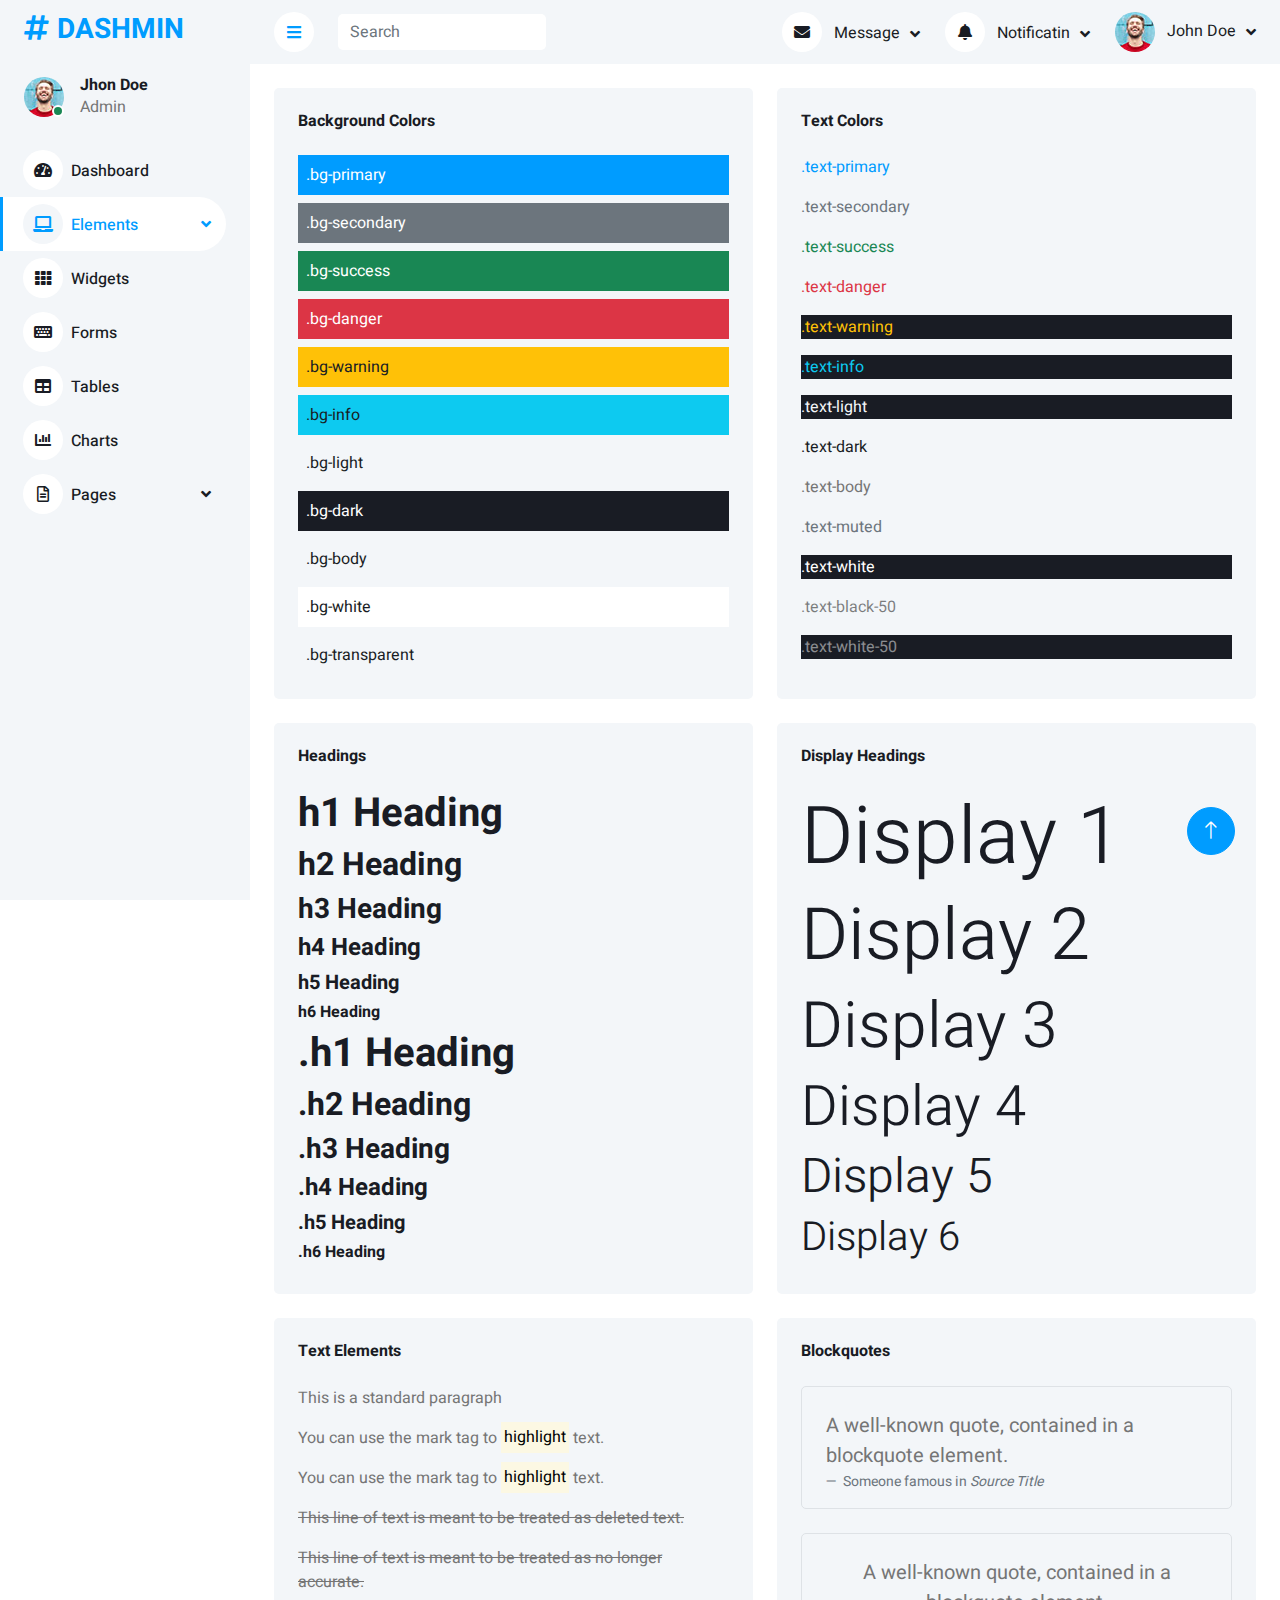
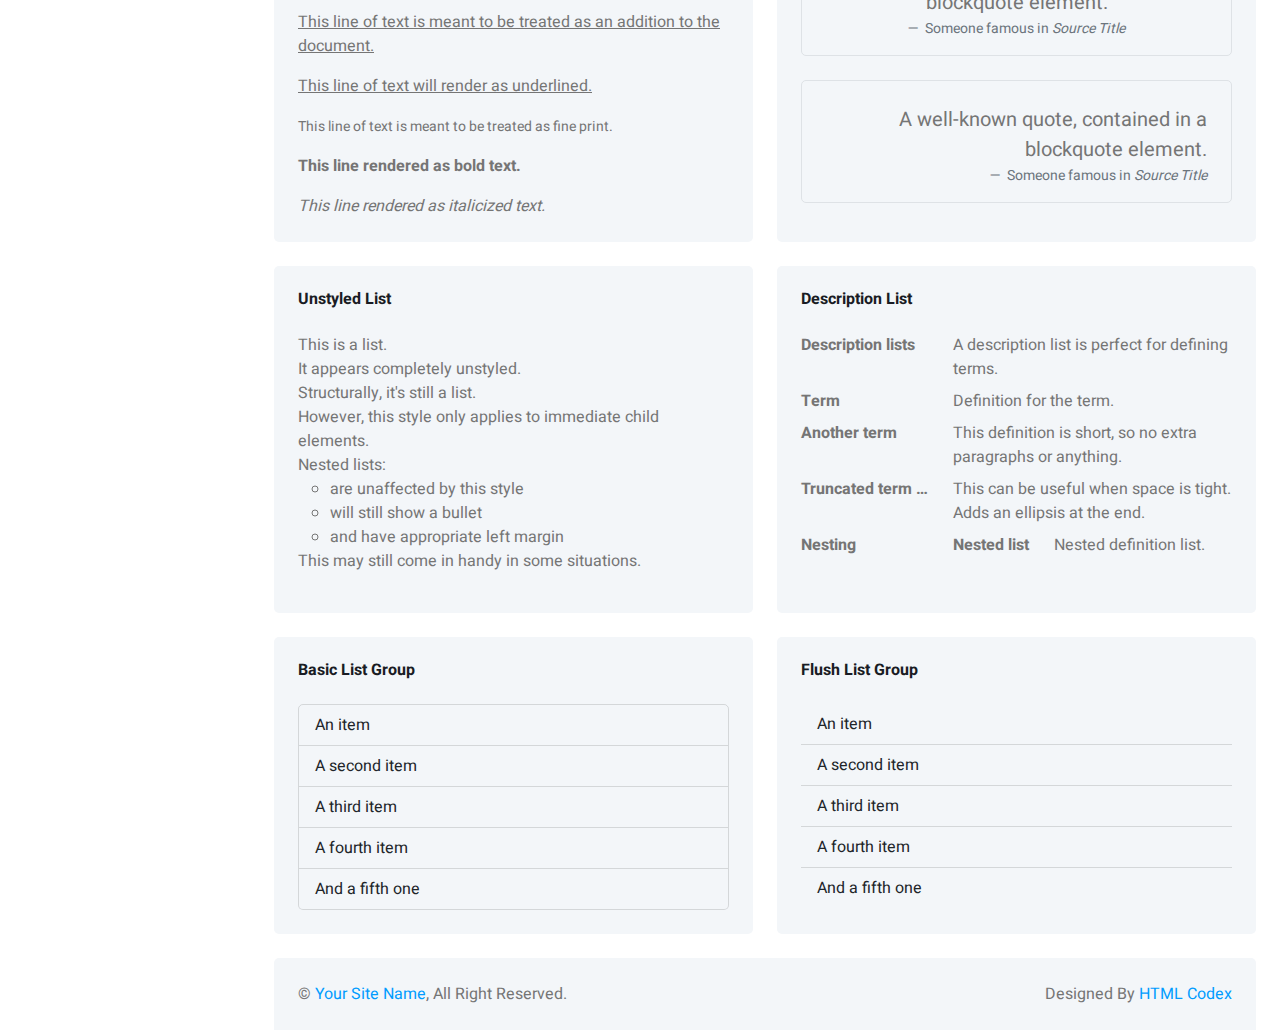
<file: Assets/Plantilla/Dashmin-1.0.0/typography.html>
<!DOCTYPE html>
<html lang="en">

<head>
    <meta charset="utf-8">
    <title>DASHMIN - Bootstrap Admin Template</title>
    <meta content="width=device-width, initial-scale=1.0" name="viewport">
    <meta content="" name="keywords">
    <meta content="" name="description">

    <!-- Favicon -->
    <link href="img/favicon.ico" rel="icon">

    <!-- Google Web Fonts -->
    <link rel="preconnect" href="https://fonts.googleapis.com">
    <link rel="preconnect" href="https://fonts.gstatic.com" crossorigin>
    <link href="https://fonts.googleapis.com/css2?family=Heebo:wght@400;500;600;700&display=swap" rel="stylesheet">
    
    <!-- Icon Font Stylesheet -->
    <link href="https://cdnjs.cloudflare.com/ajax/libs/font-awesome/5.10.0/css/all.min.css" rel="stylesheet">
    <link href="https://cdn.jsdelivr.net/npm/bootstrap-icons@1.4.1/font/bootstrap-icons.css" rel="stylesheet">

    <!-- Libraries Stylesheet -->
    <link href="lib/owlcarousel/assets/owl.carousel.min.css" rel="stylesheet">
    <link href="lib/tempusdominus/css/tempusdominus-bootstrap-4.min.css" rel="stylesheet" />

    <!-- Customized Bootstrap Stylesheet -->
    <link href="css/bootstrap.min.css" rel="stylesheet">

    <!-- Template Stylesheet -->
    <link href="css/style.css" rel="stylesheet">
</head>

<body>
    <div class="container-xxl position-relative bg-white d-flex p-0">
        <!-- Spinner Start -->
        <div id="spinner" class="show bg-white position-fixed translate-middle w-100 vh-100 top-50 start-50 d-flex align-items-center justify-content-center">
            <div class="spinner-border text-primary" style="width: 3rem; height: 3rem;" role="status">
                <span class="sr-only">Loading...</span>
            </div>
        </div>
        <!-- Spinner End -->


        <!-- Sidebar Start -->
        <div class="sidebar pe-4 pb-3">
            <nav class="navbar bg-light navbar-light">
                <a href="index.html" class="navbar-brand mx-4 mb-3">
                    <h3 class="text-primary"><i class="fa fa-hashtag me-2"></i>DASHMIN</h3>
                </a>
                <div class="d-flex align-items-center ms-4 mb-4">
                    <div class="position-relative">
                        <img class="rounded-circle" src="img/user.jpg" alt="" style="width: 40px; height: 40px;">
                        <div class="bg-success rounded-circle border border-2 border-white position-absolute end-0 bottom-0 p-1"></div>
                    </div>
                    <div class="ms-3">
                        <h6 class="mb-0">Jhon Doe</h6>
                        <span>Admin</span>
                    </div>
                </div>
                <div class="navbar-nav w-100">
                    <a href="index.html" class="nav-item nav-link"><i class="fa fa-tachometer-alt me-2"></i>Dashboard</a>
                    <div class="nav-item dropdown">
                        <a href="#" class="nav-link dropdown-toggle active" data-bs-toggle="dropdown"><i class="fa fa-laptop me-2"></i>Elements</a>
                        <div class="dropdown-menu bg-transparent border-0">
                            <a href="button.html" class="dropdown-item">Buttons</a>
                            <a href="typography.html" class="dropdown-item active">Typography</a>
                            <a href="element.html" class="dropdown-item">Other Elements</a>
                        </div>
                    </div>
                    <a href="widget.html" class="nav-item nav-link"><i class="fa fa-th me-2"></i>Widgets</a>
                    <a href="form.html" class="nav-item nav-link"><i class="fa fa-keyboard me-2"></i>Forms</a>
                    <a href="table.html" class="nav-item nav-link"><i class="fa fa-table me-2"></i>Tables</a>
                    <a href="chart.html" class="nav-item nav-link"><i class="fa fa-chart-bar me-2"></i>Charts</a>
                    <div class="nav-item dropdown">
                        <a href="#" class="nav-link dropdown-toggle" data-bs-toggle="dropdown"><i class="far fa-file-alt me-2"></i>Pages</a>
                        <div class="dropdown-menu bg-transparent border-0">
                            <a href="signin.html" class="dropdown-item">Sign In</a>
                            <a href="signup.html" class="dropdown-item">Sign Up</a>
                            <a href="404.html" class="dropdown-item">404 Error</a>
                            <a href="blank.html" class="dropdown-item">Blank Page</a>
                        </div>
                    </div>
                </div>
            </nav>
        </div>
        <!-- Sidebar End -->


        <!-- Content Start -->
        <div class="content">
            <!-- Navbar Start -->
            <nav class="navbar navbar-expand bg-light navbar-light sticky-top px-4 py-0">
                <a href="index.html" class="navbar-brand d-flex d-lg-none me-4">
                    <h2 class="text-primary mb-0"><i class="fa fa-hashtag"></i></h2>
                </a>
                <a href="#" class="sidebar-toggler flex-shrink-0">
                    <i class="fa fa-bars"></i>
                </a>
                <form class="d-none d-md-flex ms-4">
                    <input class="form-control border-0" type="search" placeholder="Search">
                </form>
                <div class="navbar-nav align-items-center ms-auto">
                    <div class="nav-item dropdown">
                        <a href="#" class="nav-link dropdown-toggle" data-bs-toggle="dropdown">
                            <i class="fa fa-envelope me-lg-2"></i>
                            <span class="d-none d-lg-inline-flex">Message</span>
                        </a>
                        <div class="dropdown-menu dropdown-menu-end bg-light border-0 rounded-0 rounded-bottom m-0">
                            <a href="#" class="dropdown-item">
                                <div class="d-flex align-items-center">
                                    <img class="rounded-circle" src="img/user.jpg" alt="" style="width: 40px; height: 40px;">
                                    <div class="ms-2">
                                        <h6 class="fw-normal mb-0">Jhon send you a message</h6>
                                        <small>15 minutes ago</small>
                                    </div>
                                </div>
                            </a>
                            <hr class="dropdown-divider">
                            <a href="#" class="dropdown-item">
                                <div class="d-flex align-items-center">
                                    <img class="rounded-circle" src="img/user.jpg" alt="" style="width: 40px; height: 40px;">
                                    <div class="ms-2">
                                        <h6 class="fw-normal mb-0">Jhon send you a message</h6>
                                        <small>15 minutes ago</small>
                                    </div>
                                </div>
                            </a>
                            <hr class="dropdown-divider">
                            <a href="#" class="dropdown-item">
                                <div class="d-flex align-items-center">
                                    <img class="rounded-circle" src="img/user.jpg" alt="" style="width: 40px; height: 40px;">
                                    <div class="ms-2">
                                        <h6 class="fw-normal mb-0">Jhon send you a message</h6>
                                        <small>15 minutes ago</small>
                                    </div>
                                </div>
                            </a>
                            <hr class="dropdown-divider">
                            <a href="#" class="dropdown-item text-center">See all message</a>
                        </div>
                    </div>
                    <div class="nav-item dropdown">
                        <a href="#" class="nav-link dropdown-toggle" data-bs-toggle="dropdown">
                            <i class="fa fa-bell me-lg-2"></i>
                            <span class="d-none d-lg-inline-flex">Notificatin</span>
                        </a>
                        <div class="dropdown-menu dropdown-menu-end bg-light border-0 rounded-0 rounded-bottom m-0">
                            <a href="#" class="dropdown-item">
                                <h6 class="fw-normal mb-0">Profile updated</h6>
                                <small>15 minutes ago</small>
                            </a>
                            <hr class="dropdown-divider">
                            <a href="#" class="dropdown-item">
                                <h6 class="fw-normal mb-0">New user added</h6>
                                <small>15 minutes ago</small>
                            </a>
                            <hr class="dropdown-divider">
                            <a href="#" class="dropdown-item">
                                <h6 class="fw-normal mb-0">Password changed</h6>
                                <small>15 minutes ago</small>
                            </a>
                            <hr class="dropdown-divider">
                            <a href="#" class="dropdown-item text-center">See all notifications</a>
                        </div>
                    </div>
                    <div class="nav-item dropdown">
                        <a href="#" class="nav-link dropdown-toggle" data-bs-toggle="dropdown">
                            <img class="rounded-circle me-lg-2" src="img/user.jpg" alt="" style="width: 40px; height: 40px;">
                            <span class="d-none d-lg-inline-flex">John Doe</span>
                        </a>
                        <div class="dropdown-menu dropdown-menu-end bg-light border-0 rounded-0 rounded-bottom m-0">
                            <a href="#" class="dropdown-item">My Profile</a>
                            <a href="#" class="dropdown-item">Settings</a>
                            <a href="#" class="dropdown-item">Log Out</a>
                        </div>
                    </div>
                </div>
            </nav>
            <!-- Navbar End -->


            <!-- Typography Start -->
            <div class="container-fluid pt-4 px-4">
                <div class="row g-4">
                    <div class="col-sm-12 col-xl-6">
                        <div class="bg-light rounded h-100 p-4">
                            <h6 class="mb-4">Background Colors</h6>
                            <div class="p-2 mb-2 bg-primary text-white">.bg-primary</div>
                            <div class="p-2 mb-2 bg-secondary text-white">.bg-secondary</div>
                            <div class="p-2 mb-2 bg-success text-white">.bg-success</div>
                            <div class="p-2 mb-2 bg-danger text-white">.bg-danger</div>
                            <div class="p-2 mb-2 bg-warning text-dark">.bg-warning</div>
                            <div class="p-2 mb-2 bg-info text-dark">.bg-info</div>
                            <div class="p-2 mb-2 bg-light text-dark">.bg-light</div>
                            <div class="p-2 mb-2 bg-dark text-white">.bg-dark</div>
                            <div class="p-2 mb-2 bg-body text-dark">.bg-body</div>
                            <div class="p-2 mb-2 bg-white text-dark">.bg-white</div>
                            <div class="p-2 mb-0 bg-transparent text-dark">.bg-transparent</div>
                        </div>
                    </div>
                    <div class="col-sm-12 col-xl-6">
                        <div class="bg-light rounded h-100 p-4">
                            <h6 class="mb-4">Text Colors</h6>
                            <p class="text-primary">.text-primary</p>
                            <p class="text-secondary">.text-secondary</p>
                            <p class="text-success">.text-success</p>
                            <p class="text-danger">.text-danger</p>
                            <p class="text-warning bg-dark">.text-warning</p>
                            <p class="text-info bg-dark">.text-info</p>
                            <p class="text-light bg-dark">.text-light</p>
                            <p class="text-dark">.text-dark</p>
                            <p class="text-body">.text-body</p>
                            <p class="text-muted">.text-muted</p>
                            <p class="text-white bg-dark">.text-white</p>
                            <p class="text-black-50">.text-black-50</p>
                            <p class="text-white-50 bg-dark mb-0">.text-white-50</p>
                        </div>
                    </div>
                    <div class="col-sm-12 col-xl-6">
                        <div class="bg-light rounded h-100 p-4">
                            <h6 class="mb-4">Headings</h6>
                            <h1>h1 Heading</h1>
                            <h2>h2 Heading</h2>
                            <h3>h3 Heading</h3>
                            <h4>h4 Heading</h4>
                            <h5>h5 Heading</h5>
                            <h6>h6 Heading</h6>
                            <p class="h1">.h1 Heading</p>
                            <p class="h2">.h2 Heading</p>
                            <p class="h3">.h3 Heading</p>
                            <p class="h4">.h4 Heading</p>
                            <p class="h5">.h5 Heading</p>
                            <p class="h6">.h6 Heading</p>
                        </div>
                    </div>
                    <div class="col-sm-12 col-xl-6">
                        <div class="bg-light rounded h-100 p-4">
                            <h6 class="mb-4">Display Headings</h6>
                            <h1 class="display-1">Display 1</h1>
                            <h1 class="display-2">Display 2</h1>
                            <h1 class="display-3">Display 3</h1>
                            <h1 class="display-4">Display 4</h1>
                            <h1 class="display-5">Display 5</h1>
                            <h1 class="display-6 mb-0">Display 6</h1>
                        </div>
                    </div>
                    <div class="col-sm-12 col-xl-6">
                        <div class="bg-light rounded h-100 p-4">
                            <h6 class="mb-4">Text Elements</h6>
                            <p>This is a standard paragraph</p>
                            <p>You can use the mark tag to <mark>highlight</mark> text.</p>
                            <p>You can use the mark tag to <mark>highlight</mark> text.</p>
                            <p><del>This line of text is meant to be treated as deleted text.</del></p>
                            <p><s>This line of text is meant to be treated as no longer accurate.</s></p>
                            <p><ins>This line of text is meant to be treated as an addition to the document.</ins></p>
                            <p><u>This line of text will render as underlined.</u></p>
                            <p><small>This line of text is meant to be treated as fine print.</small></p>
                            <p><strong>This line rendered as bold text.</strong></p>
                            <p class="mb-0"><em>This line rendered as italicized text.</em></p>
                        </div>
                    </div>
                    <div class="col-sm-12 col-xl-6">
                        <div class="bg-light rounded h-100 p-4">
                            <h6 class="mb-4">Blockquotes</h6>
                            <div class="border rounded p-4 pb-0 mb-4">
                                <figure>
                                    <blockquote class="blockquote">
                                        <p>A well-known quote, contained in a blockquote element.</p>
                                    </blockquote>
                                    <figcaption class="blockquote-footer">
                                        Someone famous in <cite title="Source Title">Source Title</cite>
                                    </figcaption>
                                </figure>
                            </div>
                            <div class="border rounded p-4 pb-0 mb-4">
                                <figure class="text-center">
                                    <blockquote class="blockquote">
                                        <p>A well-known quote, contained in a blockquote element.</p>
                                    </blockquote>
                                    <figcaption class="blockquote-footer">
                                        Someone famous in <cite title="Source Title">Source Title</cite>
                                    </figcaption>
                                </figure>
                            </div>
                            <div class="border rounded p-4 pb-0 mb-0">
                                <figure class="text-end">
                                    <blockquote class="blockquote">
                                        <p>A well-known quote, contained in a blockquote element.</p>
                                    </blockquote>
                                    <figcaption class="blockquote-footer">
                                        Someone famous in <cite title="Source Title">Source Title</cite>
                                    </figcaption>
                                </figure>
                            </div>
                        </div>
                    </div>
                    <div class="col-sm-12 col-xl-6">
                        <div class="bg-light rounded h-100 p-4">
                            <h6 class="mb-4">Unstyled List</h6>
                            <ul class="list-unstyled mb-0">
                                <li>This is a list.</li>
                                <li>It appears completely unstyled.</li>
                                <li>Structurally, it's still a list.</li>
                                <li>However, this style only applies to immediate child elements.</li>
                                <li>Nested lists:
                                    <ul>
                                        <li>are unaffected by this style</li>
                                        <li>will still show a bullet</li>
                                        <li>and have appropriate left margin</li>
                                    </ul>
                                </li>
                                <li>This may still come in handy in some situations.</li>
                            </ul>
                        </div>
                    </div>
                    <div class="col-sm-12 col-xl-6">
                        <div class="bg-light rounded h-100 p-4">
                            <h6 class="mb-4">Description List</h6>
                            <dl class="row mb-0">
                                <dt class="col-sm-4">Description lists</dt>
                                <dd class="col-sm-8">A description list is perfect for defining terms.</dd>

                                <dt class="col-sm-4">Term</dt>
                                <dd class="col-sm-8">Definition for the term.</dd>

                                <dt class="col-sm-4">Another term</dt>
                                <dd class="col-sm-8">This definition is short, so no extra paragraphs or anything.</dd>

                                <dt class="col-sm-4 text-truncate">Truncated term is truncated</dt>
                                <dd class="col-sm-8">This can be useful when space is tight. Adds an ellipsis at the
                                    end.</dd>

                                <dt class="col-sm-4">Nesting</dt>
                                <dd class="col-sm-8">
                                    <dl class="row">
                                        <dt class="col-sm-4">Nested list</dt>
                                        <dd class="col-sm-8">Nested definition list.</dd>
                                    </dl>
                                </dd>
                            </dl>
                        </div>
                    </div>
                    <div class="col-sm-12 col-xl-6">
                        <div class="bg-light rounded h-100 p-4">
                            <h6 class="mb-4">Basic List Group</h6>
                            <ul class="list-group">
                                <li class="list-group-item bg-transparent">An item</li>
                                <li class="list-group-item bg-transparent">A second item</li>
                                <li class="list-group-item bg-transparent">A third item</li>
                                <li class="list-group-item bg-transparent">A fourth item</li>
                                <li class="list-group-item bg-transparent">And a fifth one</li>
                            </ul>
                        </div>
                    </div>
                    <div class="col-sm-12 col-xl-6">
                        <div class="bg-light rounded h-100 p-4">
                            <h6 class="mb-4">Flush List Group</h6>
                            <ul class="list-group list-group-flush">
                                <li class="list-group-item bg-transparent">An item</li>
                                <li class="list-group-item bg-transparent">A second item</li>
                                <li class="list-group-item bg-transparent">A third item</li>
                                <li class="list-group-item bg-transparent">A fourth item</li>
                                <li class="list-group-item bg-transparent">And a fifth one</li>
                            </ul>
                        </div>
                    </div>
                </div>
            </div>
            <!-- Typography End -->


            <!-- Footer Start -->
            <div class="container-fluid pt-4 px-4">
                <div class="bg-light rounded-top p-4">
                    <div class="row">
                        <div class="col-12 col-sm-6 text-center text-sm-start">
                            &copy; <a href="#">Your Site Name</a>, All Right Reserved. 
                        </div>
                        <div class="col-12 col-sm-6 text-center text-sm-end">
                            <!--/*** This template is free as long as you keep the footer author’s credit link/attribution link/backlink. If you'd like to use the template without the footer author’s credit link/attribution link/backlink, you can purchase the Credit Removal License from "https://htmlcodex.com/credit-removal". Thank you for your support. ***/-->
                            Designed By <a href="https://htmlcodex.com">HTML Codex</a>
                        </div>
                    </div>
                </div>
            </div>
            <!-- Footer End -->
        </div>
        <!-- Content End -->


        <!-- Back to Top -->
        <a href="#" class="btn btn-lg btn-primary btn-lg-square back-to-top"><i class="bi bi-arrow-up"></i></a>
    </div>

    <!-- JavaScript Libraries -->
    <script src="https://code.jquery.com/jquery-3.4.1.min.js"></script>
    <script src="https://cdn.jsdelivr.net/npm/bootstrap@5.0.0/dist/js/bootstrap.bundle.min.js"></script>
    <script src="lib/chart/chart.min.js"></script>
    <script src="lib/easing/easing.min.js"></script>
    <script src="lib/waypoints/waypoints.min.js"></script>
    <script src="lib/owlcarousel/owl.carousel.min.js"></script>
    <script src="lib/tempusdominus/js/moment.min.js"></script>
    <script src="lib/tempusdominus/js/moment-timezone.min.js"></script>
    <script src="lib/tempusdominus/js/tempusdominus-bootstrap-4.min.js"></script>

    <!-- Template Javascript -->
    <script src="js/main.js"></script>
</body>

</html>
</file>
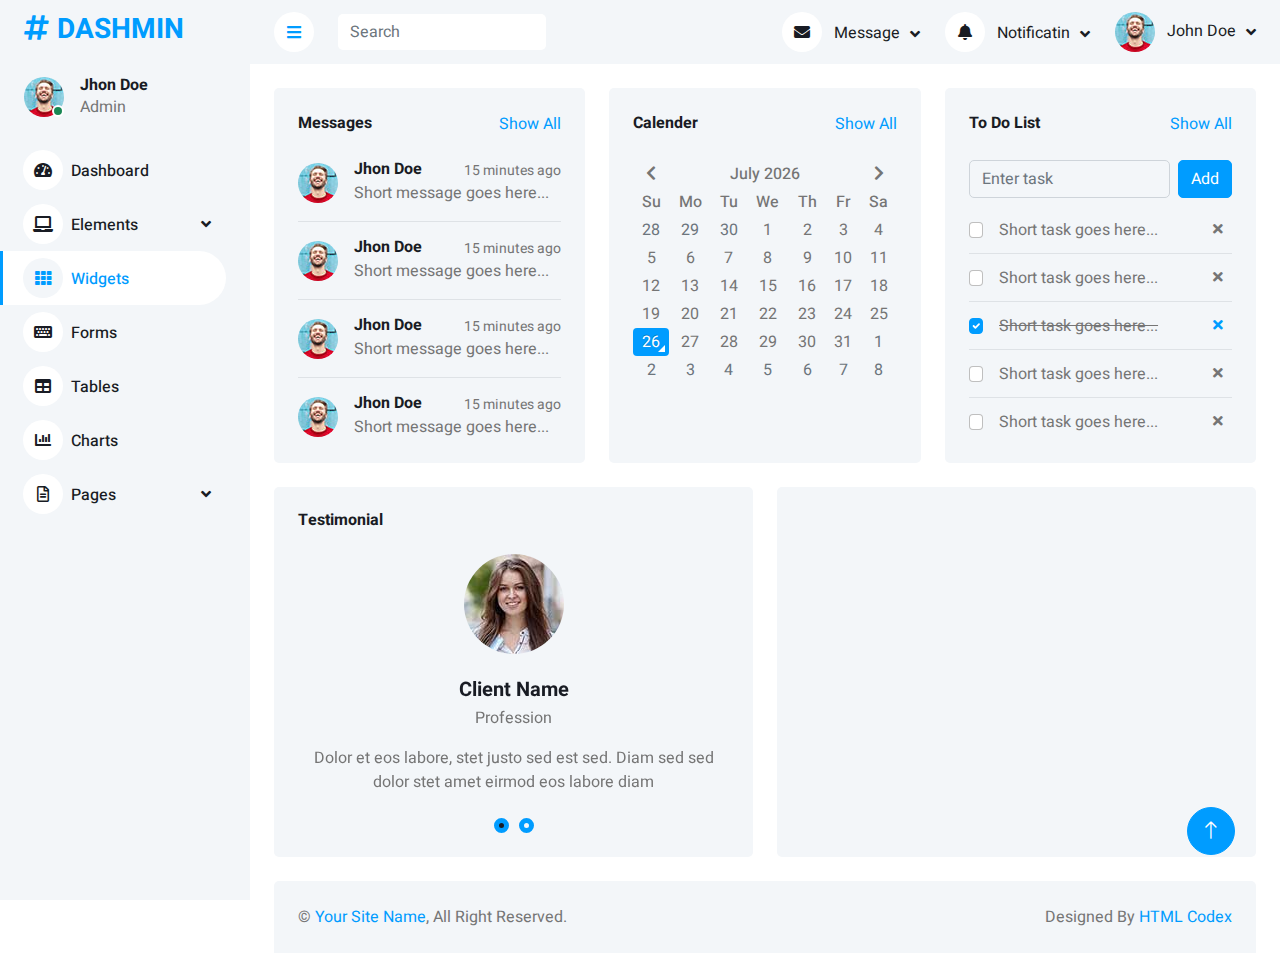
<file: Assets/Plantilla/Dashmin-1.0.0/widget.html>
<!DOCTYPE html>
<html lang="en">

<head>
    <meta charset="utf-8">
    <title>DASHMIN - Bootstrap Admin Template</title>
    <meta content="width=device-width, initial-scale=1.0" name="viewport">
    <meta content="" name="keywords">
    <meta content="" name="description">

    <!-- Favicon -->
    <link href="img/favicon.ico" rel="icon">

    <!-- Google Web Fonts -->
    <link rel="preconnect" href="https://fonts.googleapis.com">
    <link rel="preconnect" href="https://fonts.gstatic.com" crossorigin>
    <link href="https://fonts.googleapis.com/css2?family=Heebo:wght@400;500;600;700&display=swap" rel="stylesheet">
    
    <!-- Icon Font Stylesheet -->
    <link href="https://cdnjs.cloudflare.com/ajax/libs/font-awesome/5.10.0/css/all.min.css" rel="stylesheet">
    <link href="https://cdn.jsdelivr.net/npm/bootstrap-icons@1.4.1/font/bootstrap-icons.css" rel="stylesheet">

    <!-- Libraries Stylesheet -->
    <link href="lib/owlcarousel/assets/owl.carousel.min.css" rel="stylesheet">
    <link href="lib/tempusdominus/css/tempusdominus-bootstrap-4.min.css" rel="stylesheet" />

    <!-- Customized Bootstrap Stylesheet -->
    <link href="css/bootstrap.min.css" rel="stylesheet">

    <!-- Template Stylesheet -->
    <link href="css/style.css" rel="stylesheet">
</head>

<body>
    <div class="container-xxl position-relative bg-white d-flex p-0">
        <!-- Spinner Start -->
        <div id="spinner" class="show bg-white position-fixed translate-middle w-100 vh-100 top-50 start-50 d-flex align-items-center justify-content-center">
            <div class="spinner-border text-primary" style="width: 3rem; height: 3rem;" role="status">
                <span class="sr-only">Loading...</span>
            </div>
        </div>
        <!-- Spinner End -->


        <!-- Sidebar Start -->
        <div class="sidebar pe-4 pb-3">
            <nav class="navbar bg-light navbar-light">
                <a href="index.html" class="navbar-brand mx-4 mb-3">
                    <h3 class="text-primary"><i class="fa fa-hashtag me-2"></i>DASHMIN</h3>
                </a>
                <div class="d-flex align-items-center ms-4 mb-4">
                    <div class="position-relative">
                        <img class="rounded-circle" src="img/user.jpg" alt="" style="width: 40px; height: 40px;">
                        <div class="bg-success rounded-circle border border-2 border-white position-absolute end-0 bottom-0 p-1"></div>
                    </div>
                    <div class="ms-3">
                        <h6 class="mb-0">Jhon Doe</h6>
                        <span>Admin</span>
                    </div>
                </div>
                <div class="navbar-nav w-100">
                    <a href="index.html" class="nav-item nav-link"><i class="fa fa-tachometer-alt me-2"></i>Dashboard</a>
                    <div class="nav-item dropdown">
                        <a href="#" class="nav-link dropdown-toggle" data-bs-toggle="dropdown"><i class="fa fa-laptop me-2"></i>Elements</a>
                        <div class="dropdown-menu bg-transparent border-0">
                            <a href="button.html" class="dropdown-item">Buttons</a>
                            <a href="typography.html" class="dropdown-item">Typography</a>
                            <a href="element.html" class="dropdown-item">Other Elements</a>
                        </div>
                    </div>
                    <a href="widget.html" class="nav-item nav-link active"><i class="fa fa-th me-2"></i>Widgets</a>
                    <a href="form.html" class="nav-item nav-link"><i class="fa fa-keyboard me-2"></i>Forms</a>
                    <a href="table.html" class="nav-item nav-link"><i class="fa fa-table me-2"></i>Tables</a>
                    <a href="chart.html" class="nav-item nav-link"><i class="fa fa-chart-bar me-2"></i>Charts</a>
                    <div class="nav-item dropdown">
                        <a href="#" class="nav-link dropdown-toggle" data-bs-toggle="dropdown"><i class="far fa-file-alt me-2"></i>Pages</a>
                        <div class="dropdown-menu bg-transparent border-0">
                            <a href="signin.html" class="dropdown-item">Sign In</a>
                            <a href="signup.html" class="dropdown-item">Sign Up</a>
                            <a href="404.html" class="dropdown-item">404 Error</a>
                            <a href="blank.html" class="dropdown-item">Blank Page</a>
                        </div>
                    </div>
                </div>
            </nav>
        </div>
        <!-- Sidebar End -->


        <!-- Content Start -->
        <div class="content">
            <!-- Navbar Start -->
            <nav class="navbar navbar-expand bg-light navbar-light sticky-top px-4 py-0">
                <a href="index.html" class="navbar-brand d-flex d-lg-none me-4">
                    <h2 class="text-primary mb-0"><i class="fa fa-hashtag"></i></h2>
                </a>
                <a href="#" class="sidebar-toggler flex-shrink-0">
                    <i class="fa fa-bars"></i>
                </a>
                <form class="d-none d-md-flex ms-4">
                    <input class="form-control border-0" type="search" placeholder="Search">
                </form>
                <div class="navbar-nav align-items-center ms-auto">
                    <div class="nav-item dropdown">
                        <a href="#" class="nav-link dropdown-toggle" data-bs-toggle="dropdown">
                            <i class="fa fa-envelope me-lg-2"></i>
                            <span class="d-none d-lg-inline-flex">Message</span>
                        </a>
                        <div class="dropdown-menu dropdown-menu-end bg-light border-0 rounded-0 rounded-bottom m-0">
                            <a href="#" class="dropdown-item">
                                <div class="d-flex align-items-center">
                                    <img class="rounded-circle" src="img/user.jpg" alt="" style="width: 40px; height: 40px;">
                                    <div class="ms-2">
                                        <h6 class="fw-normal mb-0">Jhon send you a message</h6>
                                        <small>15 minutes ago</small>
                                    </div>
                                </div>
                            </a>
                            <hr class="dropdown-divider">
                            <a href="#" class="dropdown-item">
                                <div class="d-flex align-items-center">
                                    <img class="rounded-circle" src="img/user.jpg" alt="" style="width: 40px; height: 40px;">
                                    <div class="ms-2">
                                        <h6 class="fw-normal mb-0">Jhon send you a message</h6>
                                        <small>15 minutes ago</small>
                                    </div>
                                </div>
                            </a>
                            <hr class="dropdown-divider">
                            <a href="#" class="dropdown-item">
                                <div class="d-flex align-items-center">
                                    <img class="rounded-circle" src="img/user.jpg" alt="" style="width: 40px; height: 40px;">
                                    <div class="ms-2">
                                        <h6 class="fw-normal mb-0">Jhon send you a message</h6>
                                        <small>15 minutes ago</small>
                                    </div>
                                </div>
                            </a>
                            <hr class="dropdown-divider">
                            <a href="#" class="dropdown-item text-center">See all message</a>
                        </div>
                    </div>
                    <div class="nav-item dropdown">
                        <a href="#" class="nav-link dropdown-toggle" data-bs-toggle="dropdown">
                            <i class="fa fa-bell me-lg-2"></i>
                            <span class="d-none d-lg-inline-flex">Notificatin</span>
                        </a>
                        <div class="dropdown-menu dropdown-menu-end bg-light border-0 rounded-0 rounded-bottom m-0">
                            <a href="#" class="dropdown-item">
                                <h6 class="fw-normal mb-0">Profile updated</h6>
                                <small>15 minutes ago</small>
                            </a>
                            <hr class="dropdown-divider">
                            <a href="#" class="dropdown-item">
                                <h6 class="fw-normal mb-0">New user added</h6>
                                <small>15 minutes ago</small>
                            </a>
                            <hr class="dropdown-divider">
                            <a href="#" class="dropdown-item">
                                <h6 class="fw-normal mb-0">Password changed</h6>
                                <small>15 minutes ago</small>
                            </a>
                            <hr class="dropdown-divider">
                            <a href="#" class="dropdown-item text-center">See all notifications</a>
                        </div>
                    </div>
                    <div class="nav-item dropdown">
                        <a href="#" class="nav-link dropdown-toggle" data-bs-toggle="dropdown">
                            <img class="rounded-circle me-lg-2" src="img/user.jpg" alt="" style="width: 40px; height: 40px;">
                            <span class="d-none d-lg-inline-flex">John Doe</span>
                        </a>
                        <div class="dropdown-menu dropdown-menu-end bg-light border-0 rounded-0 rounded-bottom m-0">
                            <a href="#" class="dropdown-item">My Profile</a>
                            <a href="#" class="dropdown-item">Settings</a>
                            <a href="#" class="dropdown-item">Log Out</a>
                        </div>
                    </div>
                </div>
            </nav>
            <!-- Navbar End -->


            <!-- Chart Start -->
            <div class="container-fluid pt-4 px-4">
                <div class="row g-4">
                    <div class="col-sm-12 col-md-6 col-xl-4">
                        <div class="h-100 bg-light rounded p-4">
                            <div class="d-flex align-items-center justify-content-between mb-2">
                                <h6 class="mb-0">Messages</h6>
                                <a href="">Show All</a>
                            </div>
                            <div class="d-flex align-items-center border-bottom py-3">
                                <img class="rounded-circle flex-shrink-0" src="img/user.jpg" alt="" style="width: 40px; height: 40px;">
                                <div class="w-100 ms-3">
                                    <div class="d-flex w-100 justify-content-between">
                                        <h6 class="mb-0">Jhon Doe</h6>
                                        <small>15 minutes ago</small>
                                    </div>
                                    <span>Short message goes here...</span>
                                </div>
                            </div>
                            <div class="d-flex align-items-center border-bottom py-3">
                                <img class="rounded-circle flex-shrink-0" src="img/user.jpg" alt="" style="width: 40px; height: 40px;">
                                <div class="w-100 ms-3">
                                    <div class="d-flex w-100 justify-content-between">
                                        <h6 class="mb-0">Jhon Doe</h6>
                                        <small>15 minutes ago</small>
                                    </div>
                                    <span>Short message goes here...</span>
                                </div>
                            </div>
                            <div class="d-flex align-items-center border-bottom py-3">
                                <img class="rounded-circle flex-shrink-0" src="img/user.jpg" alt="" style="width: 40px; height: 40px;">
                                <div class="w-100 ms-3">
                                    <div class="d-flex w-100 justify-content-between">
                                        <h6 class="mb-0">Jhon Doe</h6>
                                        <small>15 minutes ago</small>
                                    </div>
                                    <span>Short message goes here...</span>
                                </div>
                            </div>
                            <div class="d-flex align-items-center pt-3">
                                <img class="rounded-circle flex-shrink-0" src="img/user.jpg" alt="" style="width: 40px; height: 40px;">
                                <div class="w-100 ms-3">
                                    <div class="d-flex w-100 justify-content-between">
                                        <h6 class="mb-0">Jhon Doe</h6>
                                        <small>15 minutes ago</small>
                                    </div>
                                    <span>Short message goes here...</span>
                                </div>
                            </div>
                        </div>
                    </div>
                    <div class="col-sm-12 col-md-6 col-xl-4">
                        <div class="h-100 bg-light rounded p-4">
                            <div class="d-flex align-items-center justify-content-between mb-4">
                                <h6 class="mb-0">Calender</h6>
                                <a href="">Show All</a>
                            </div>
                            <div id="calender"></div>
                        </div>
                    </div>
                    <div class="col-sm-12 col-md-6 col-xl-4">
                        <div class="h-100 bg-light rounded p-4">
                            <div class="d-flex align-items-center justify-content-between mb-4">
                                <h6 class="mb-0">To Do List</h6>
                                <a href="">Show All</a>
                            </div>
                            <div class="d-flex mb-2">
                                <input class="form-control bg-transparent" type="text" placeholder="Enter task">
                                <button type="button" class="btn btn-primary ms-2">Add</button>
                            </div>
                            <div class="d-flex align-items-center border-bottom py-2">
                                <input class="form-check-input m-0" type="checkbox">
                                <div class="w-100 ms-3">
                                    <div class="d-flex w-100 align-items-center justify-content-between">
                                        <span>Short task goes here...</span>
                                        <button class="btn btn-sm"><i class="fa fa-times"></i></button>
                                    </div>
                                </div>
                            </div>
                            <div class="d-flex align-items-center border-bottom py-2">
                                <input class="form-check-input m-0" type="checkbox">
                                <div class="w-100 ms-3">
                                    <div class="d-flex w-100 align-items-center justify-content-between">
                                        <span>Short task goes here...</span>
                                        <button class="btn btn-sm"><i class="fa fa-times"></i></button>
                                    </div>
                                </div>
                            </div>
                            <div class="d-flex align-items-center border-bottom py-2">
                                <input class="form-check-input m-0" type="checkbox" checked>
                                <div class="w-100 ms-3">
                                    <div class="d-flex w-100 align-items-center justify-content-between">
                                        <span><del>Short task goes here...</del></span>
                                        <button class="btn btn-sm text-primary"><i class="fa fa-times"></i></button>
                                    </div>
                                </div>
                            </div>
                            <div class="d-flex align-items-center border-bottom py-2">
                                <input class="form-check-input m-0" type="checkbox">
                                <div class="w-100 ms-3">
                                    <div class="d-flex w-100 align-items-center justify-content-between">
                                        <span>Short task goes here...</span>
                                        <button class="btn btn-sm"><i class="fa fa-times"></i></button>
                                    </div>
                                </div>
                            </div>
                            <div class="d-flex align-items-center pt-2">
                                <input class="form-check-input m-0" type="checkbox">
                                <div class="w-100 ms-3">
                                    <div class="d-flex w-100 align-items-center justify-content-between">
                                        <span>Short task goes here...</span>
                                        <button class="btn btn-sm"><i class="fa fa-times"></i></button>
                                    </div>
                                </div>
                            </div>
                        </div>
                    </div>
                    <div class="col-sm-12 col-xl-6">
                        <div class="bg-light rounded h-100 p-4">
                            <h6 class="mb-4">Testimonial</h6>
                            <div class="owl-carousel testimonial-carousel">
                                <div class="testimonial-item text-center">
                                    <img class="img-fluid rounded-circle mx-auto mb-4" src="img/testimonial-1.jpg" style="width: 100px; height: 100px;">
                                    <h5 class="mb-1">Client Name</h5>
                                    <p>Profession</p>
                                    <p class="mb-0">Dolor et eos labore, stet justo sed est sed. Diam sed sed dolor stet amet eirmod eos labore diam</p>
                                </div>
                                <div class="testimonial-item text-center">
                                    <img class="img-fluid rounded-circle mx-auto mb-4" src="img/testimonial-2.jpg" style="width: 100px; height: 100px;">
                                    <h5 class="mb-1">Client Name</h5>
                                    <p>Profession</p>
                                    <p class="mb-0">Dolor et eos labore, stet justo sed est sed. Diam sed sed dolor stet amet eirmod eos labore diam</p>
                                </div>
                            </div>
                        </div>
                    </div>
                    <div class="col-sm-12 col-xl-6">
                        <div class="bg-light rounded h-100 p-4">
                            <iframe class="position-relative rounded w-100 h-100"
                            src="https://www.google.com/maps/embed?pb=!1m18!1m12!1m3!1d3001156.4288297426!2d-78.01371936852176!3d42.72876761954724!2m3!1f0!2f0!3f0!3m2!1i1024!2i768!4f13.1!3m3!1m2!1s0x4ccc4bf0f123a5a9%3A0xddcfc6c1de189567!2sNew%20York%2C%20USA!5e0!3m2!1sen!2sbd!4v1603794290143!5m2!1sen!2sbd"
                            frameborder="0" style="border:0;" allowfullscreen="" aria-hidden="false"
                            tabindex="0"></iframe>
                        </div>
                    </div>
                </div>
            </div>
            <!-- Chart End -->


            <!-- Footer Start -->
            <div class="container-fluid pt-4 px-4">
                <div class="bg-light rounded-top p-4">
                    <div class="row">
                        <div class="col-12 col-sm-6 text-center text-sm-start">
                            &copy; <a href="#">Your Site Name</a>, All Right Reserved. 
                        </div>
                        <div class="col-12 col-sm-6 text-center text-sm-end">
                            <!--/*** This template is free as long as you keep the footer author’s credit link/attribution link/backlink. If you'd like to use the template without the footer author’s credit link/attribution link/backlink, you can purchase the Credit Removal License from "https://htmlcodex.com/credit-removal". Thank you for your support. ***/-->
                            Designed By <a href="https://htmlcodex.com">HTML Codex</a>
                        </div>
                    </div>
                </div>
            </div>
            <!-- Footer End -->
        </div>
        <!-- Content End -->


        <!-- Back to Top -->
        <a href="#" class="btn btn-lg btn-primary btn-lg-square back-to-top"><i class="bi bi-arrow-up"></i></a>
    </div>

    <!-- JavaScript Libraries -->
    <script src="https://code.jquery.com/jquery-3.4.1.min.js"></script>
    <script src="https://cdn.jsdelivr.net/npm/bootstrap@5.0.0/dist/js/bootstrap.bundle.min.js"></script>
    <script src="lib/chart/chart.min.js"></script>
    <script src="lib/easing/easing.min.js"></script>
    <script src="lib/waypoints/waypoints.min.js"></script>
    <script src="lib/owlcarousel/owl.carousel.min.js"></script>
    <script src="lib/tempusdominus/js/moment.min.js"></script>
    <script src="lib/tempusdominus/js/moment-timezone.min.js"></script>
    <script src="lib/tempusdominus/js/tempusdominus-bootstrap-4.min.js"></script>

    <!-- Template Javascript -->
    <script src="js/main.js"></script>
</body>

</html>
</file>
<file: Assets/Plantilla/Dashmin-1.0.0/css/style.css>
/********** Template CSS **********/
:root {
    --primary: #009CFF;
    --light: #F3F6F9;
    --dark: #191C24;
}

.back-to-top {
    position: fixed;
    display: none;
    right: 45px;
    bottom: 45px;
    z-index: 99;
}


/*** Spinner ***/
#spinner {
    opacity: 0;
    visibility: hidden;
    transition: opacity .5s ease-out, visibility 0s linear .5s;
    z-index: 99999;
}

#spinner.show {
    transition: opacity .5s ease-out, visibility 0s linear 0s;
    visibility: visible;
    opacity: 1;
}


/*** Button ***/
.btn {
    transition: .5s;
}

.btn.btn-primary {
    color: #FFFFFF;
}

.btn-square {
    width: 38px;
    height: 38px;
}

.btn-sm-square {
    width: 32px;
    height: 32px;
}

.btn-lg-square {
    width: 48px;
    height: 48px;
}

.btn-square,
.btn-sm-square,
.btn-lg-square {
    padding: 0;
    display: inline-flex;
    align-items: center;
    justify-content: center;
    font-weight: normal;
    border-radius: 50px;
}


/*** Layout ***/
.sidebar {
    position: fixed;
    top: 0;
    left: 0;
    bottom: 0;
    width: 250px;
    height: 100vh;
    overflow-y: auto;
    background: var(--light);
    transition: 0.5s;
    z-index: 999;
}

.content {
    margin-left: 250px;
    min-height: 100vh;
    background: #FFFFFF;
    transition: 0.5s;
}

@media (min-width: 992px) {
    .sidebar {
        margin-left: 0;
    }

    .sidebar.open {
        margin-left: -250px;
    }

    .content {
        width: calc(100% - 250px);
    }

    .content.open {
        width: 100%;
        margin-left: 0;
    }
}

@media (max-width: 991.98px) {
    .sidebar {
        margin-left: -250px;
    }

    .sidebar.open {
        margin-left: 0;
    }

    .content {
        width: 100%;
        margin-left: 0;
    }
}


/*** Navbar ***/
.sidebar .navbar .navbar-nav .nav-link {
    padding: 7px 20px;
    color: var(--dark);
    font-weight: 500;
    border-left: 3px solid var(--light);
    border-radius: 0 30px 30px 0;
    outline: none;
}

.sidebar .navbar .navbar-nav .nav-link:hover,
.sidebar .navbar .navbar-nav .nav-link.active {
    color: var(--primary);
    background: #FFFFFF;
    border-color: var(--primary);
}

.sidebar .navbar .navbar-nav .nav-link i {
    width: 40px;
    height: 40px;
    display: inline-flex;
    align-items: center;
    justify-content: center;
    background: #FFFFFF;
    border-radius: 40px;
}

.sidebar .navbar .navbar-nav .nav-link:hover i,
.sidebar .navbar .navbar-nav .nav-link.active i {
    background: var(--light);
}

.sidebar .navbar .dropdown-toggle::after {
    position: absolute;
    top: 15px;
    right: 15px;
    border: none;
    content: "\f107";
    font-family: "Font Awesome 5 Free";
    font-weight: 900;
    transition: .5s;
}

.sidebar .navbar .dropdown-toggle[aria-expanded=true]::after {
    transform: rotate(-180deg);
}

.sidebar .navbar .dropdown-item {
    padding-left: 25px;
    border-radius: 0 30px 30px 0;
}

.content .navbar .navbar-nav .nav-link {
    margin-left: 25px;
    padding: 12px 0;
    color: var(--dark);
    outline: none;
}

.content .navbar .navbar-nav .nav-link:hover,
.content .navbar .navbar-nav .nav-link.active {
    color: var(--primary);
}

.content .navbar .sidebar-toggler,
.content .navbar .navbar-nav .nav-link i {
    width: 40px;
    height: 40px;
    display: inline-flex;
    align-items: center;
    justify-content: center;
    background: #FFFFFF;
    border-radius: 40px;
}

.content .navbar .dropdown-toggle::after {
    margin-left: 6px;
    vertical-align: middle;
    border: none;
    content: "\f107";
    font-family: "Font Awesome 5 Free";
    font-weight: 900;
    transition: .5s;
}

.content .navbar .dropdown-toggle[aria-expanded=true]::after {
    transform: rotate(-180deg);
}

@media (max-width: 575.98px) {
    .content .navbar .navbar-nav .nav-link {
        margin-left: 15px;
    }
}


/*** Date Picker ***/
.bootstrap-datetimepicker-widget.bottom {
    top: auto !important;
}

.bootstrap-datetimepicker-widget .table * {
    border-bottom-width: 0px;
}

.bootstrap-datetimepicker-widget .table th {
    font-weight: 500;
}

.bootstrap-datetimepicker-widget.dropdown-menu {
    padding: 10px;
    border-radius: 2px;
}

.bootstrap-datetimepicker-widget table td.active,
.bootstrap-datetimepicker-widget table td.active:hover {
    background: var(--primary);
}

.bootstrap-datetimepicker-widget table td.today::before {
    border-bottom-color: var(--primary);
}


/*** Testimonial ***/
.progress .progress-bar {
    width: 0px;
    transition: 2s;
}


/*** Testimonial ***/
.testimonial-carousel .owl-dots {
    margin-top: 24px;
    display: flex;
    align-items: flex-end;
    justify-content: center;
}

.testimonial-carousel .owl-dot {
    position: relative;
    display: inline-block;
    margin: 0 5px;
    width: 15px;
    height: 15px;
    border: 5px solid var(--primary);
    border-radius: 15px;
    transition: .5s;
}

.testimonial-carousel .owl-dot.active {
    background: var(--dark);
    border-color: var(--primary);
}
</file>
